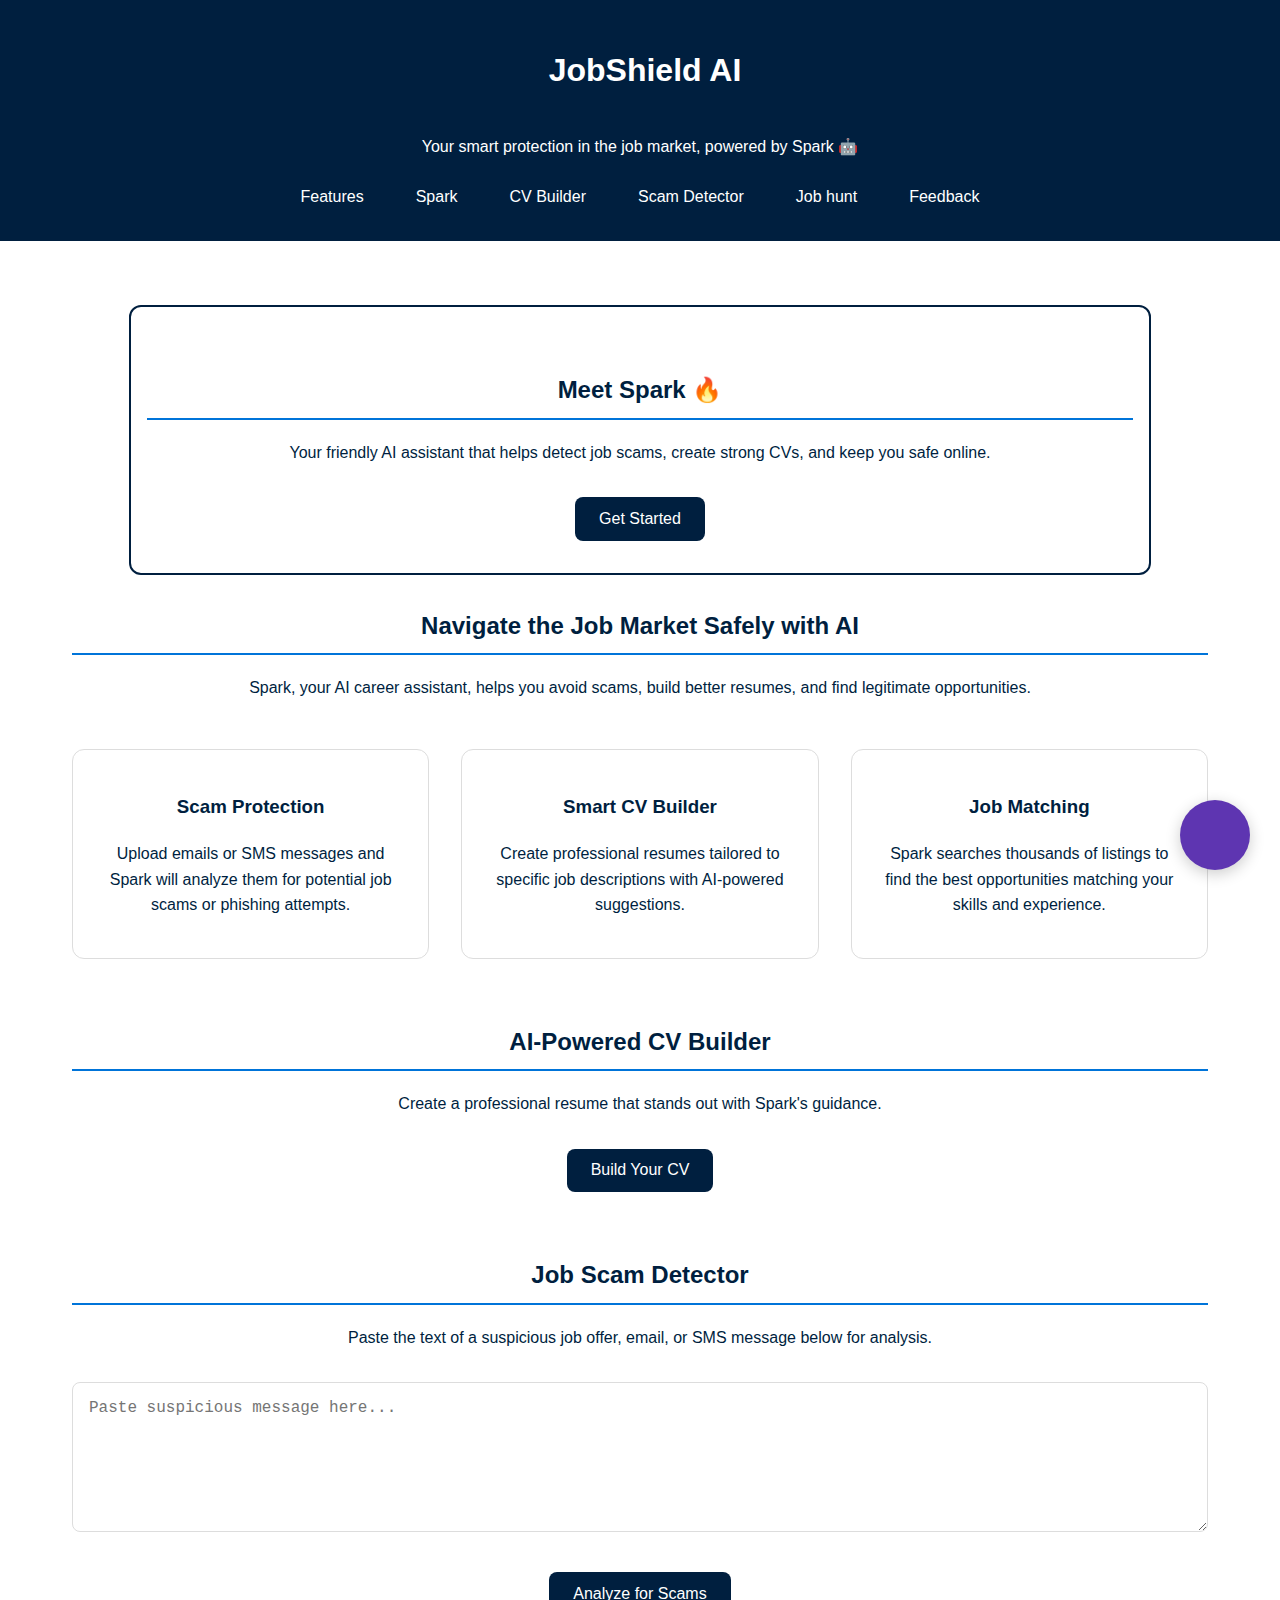
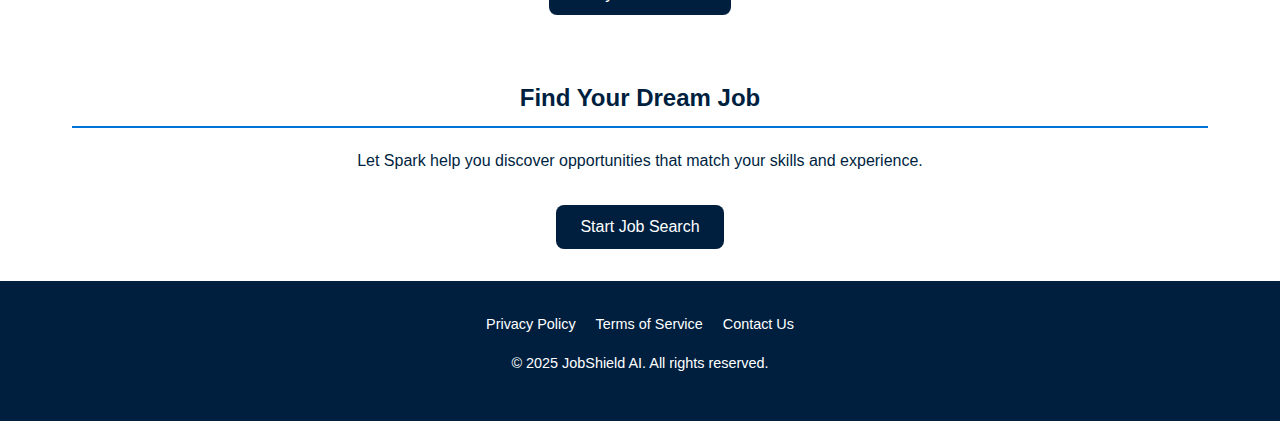
<file: index.html>
<!DOCTYPE html>
<html lang="en">
<head>
  <meta charset="UTF-8" />
  <meta name="viewport" content="width=device-width, initial-scale=1.0"/>
  <title>JobShield AI</title>
  <link rel="stylesheet" href="style.css">
  <style>
  :root {
      --primary-color: #001f3f; /* Navy Blue */
      --secondary-color: #ffffff; /* White */
      --accent-color: #0074D9; /* Bright Blue */
      --warning-color: #FF4136; /* Red for warnings */
      --success-color: #2ECC40; /* Green for success */
      --assistant-color: #5e35b1; /* Purple for Spark */
  }

  * {
    box-sizing: border-box;
  }

  body {
    margin: 0;
    font-family: 'Segoe UI', sans-serif;
    background-color: var(--secondary-color);
    color: var(--primary-color);
  }

  header {
    background-color: var(--primary-color);
    color: var(--secondary-color);
    padding: 1.5rem 1rem;
    text-align: center;
  }

  .logo {
    display: flex;
    align-items: center;
    justify-content: center;
    gap: 10px;
    flex-wrap: wrap;
  }

  .logo i {
    color: var(--secondary-color);
    font-size: 1.8rem;
  }

  h1 {
    color: var(--secondary-color)
  }
    
  nav {
    display: flex;
    justify-content: center;
    gap: 1rem;
    flex-wrap: wrap;
    margin-top: 1rem;
    padding: 0 1rem;
  }

  nav a {
    color: var(--secondary-color);
    text-decoration: none;
    padding: 0.5rem 1rem;
    border-radius: 4px;
    transition: background-color 0.3s;
    font-size: 1rem;
  }

  nav a:hover {
    background-color: rgba(255, 255, 255, 0.2);
  }

  main {
    padding: 2rem 1rem;
    text-align: center;
  }

  .intro-box {
    border: 2px solid var(--primary-color);
    border-radius: 12px;
    padding: 2rem 1rem;
    max-width: 90%;
    width: 100%;
    margin: 2rem auto;
  }

  .cta-button {
    background-color: var(--primary-color);
    color: var(--secondary-color);
    border: none;
    padding: 0.8rem 1.5rem;
    border-radius: 8px;
    font-size: 1rem;
    cursor: pointer;
    margin-top: 1rem;
    transition: background-color 0.3s ease;
  }

  .cta-button:hover {
    background-color: #003366;
  }

  footer {
    text-align: center;
    padding: 1rem;
    font-size: 0.9rem;
    color: #666;
  }

  /* 📱 Media query for small screens */
  @media (max-width: 600px) {
    header, main, footer {
      text-align: center;
    }

    nav {
      flex-direction: column;
      align-items: center;
      gap: 0.5rem;
    }

    .cta-button {
      width: 100%;
      max-width: 300px;
    }
  }
    <style>
    body {
      margin: 0;
      font-family: 'Segoe UI', sans-serif;
      background-color: var(--secondary-color);
      color: var(--primary-color);
      line-height: 1.6;
    }

    header {
      background-color: var(--primary-color);
      color: var(--secondary-color);
      padding: 1.5rem;
      text-align: center;
      position: relative;
    }

    .logo {
      display: flex;
      align-items: center;
      justify-content: center;
      gap: 10px;
    }

    .logo i {
      color: var(--accent-color);
      font-size: 1.8rem;
    }

    nav {
      display: flex;
      justify-content: center;
      gap: 20px;
      margin-top: 1rem;
    }

    nav a {
      color: var(--secondary-color);
      text-decoration: none;
      padding: 0.5rem 1rem;
      border-radius: 4px;
      transition: background-color 0.3s;
    }

    nav a:hover {
      background-color: rgba(255, 255, 255, 0.2);
    }

    main {
      padding: 2rem;
      max-width: 1200px;
      margin: 0 auto;
      min-height: 70vh;
    }

    .hero {
      text-align: center;
      margin-bottom: 3rem;
    }

    .features {
      display: grid;
      grid-template-columns: repeat(auto-fit, minmax(300px, 1fr));
      gap: 2rem;
      margin: 3rem 0;
    }

    .feature-card {
      border: 1px solid #ddd;
      border-radius: 12px;
      padding: 1.5rem;
      transition: transform 0.3s, box-shadow 0.3s;
    }

    .feature-card:hover {
      transform: translateY(-5px);
      box-shadow: 0 10px 20px rgba(0, 0, 0, 0.1);
    }

    .feature-card i {
      font-size: 2rem;
      color: var(--accent-color);
      margin-bottom: 1rem;
    }

    /* Spark Assistant Styles */
    .assistant-container {
      position: fixed;
      bottom: 30px;
      right: 30px;
      z-index: 1000;
    }

    .assistant-button {
      width: 70px;
      height: 70px;
      border-radius: 50%;
      background-color: var(--assistant-color);
      color: white;
      border: none;
      cursor: pointer;
      display: flex;
      align-items: center;
      justify-content: center;
      font-size: 1.8rem;
      box-shadow: 0 4px 15px rgba(0, 0, 0, 0.2);
      transition: all 0.3s;
      position: relative;
    }

    .assistant-button:hover {
      transform: scale(1.1);
    }

    .assistant-button.listening {
      animation: pulse 1.5s infinite;
      background-color: var(--warning-color);
    }

    @keyframes pulse {
      0% { box-shadow: 0 0 0 0 rgba(255, 65, 54, 0.7); }
      70% { box-shadow: 0 0 0 15px rgba(255, 65, 54, 0); }
      100% { box-shadow: 0 0 0 0 rgba(255, 65, 54, 0); }
    }

    .assistant-chat {
      position: absolute;
      bottom: 90px;
      right: 0;
      width: 350px;
      max-height: 500px;
      background-color: white;
      border-radius: 12px;
      box-shadow: 0 5px 25px rgba(0, 0, 0, 0.2);
      overflow: hidden;
      display: none;
      flex-direction: column;
    }

    .chat-header {
      background-color: var(--assistant-color);
      color: white;
      padding: 1rem;
      display: flex;
      justify-content: space-between;
      align-items: center;
    }

    .language-selector {
      background-color: rgba(255, 255, 255, 0.2);
      border: none;
      color: white;
      padding: 0.3rem;
      border-radius: 4px;
    }

    .chat-messages {
      flex: 1;
      padding: 1rem;
      overflow-y: auto;
      max-height: 350px;
    }

    .message {
      margin-bottom: 1rem;
      padding: 0.8rem;
      border-radius: 18px;
      max-width: 80%;
      font-size: 0.9rem;
    }

    .ai-message {
      background-color: #f0f4f8;
      align-self: flex-start;
      border-bottom-left-radius: 4px;
    }

    .user-message {
      background-color: var(--assistant-color);
      color: white;
      margin-left: auto;
      border-bottom-right-radius: 4px;
    }

    .chat-input {
      display: flex;
      padding: 1rem;
      border-top: 1px solid #eee;
    }

    .chat-input input {
      flex: 1;
      padding: 0.8rem;
      border: 1px solid #ddd;
      border-radius: 20px;
      font-size: 0.9rem;
    }

    .send-btn {
      background: none;
      border: none;
      color: var(--assistant-color);
      font-size: 1.2rem;
      margin-left: 0.5rem;
      cursor: pointer;
    }

    .highlight {
      position: relative;
      z-index: 999;
      animation: highlight 2s infinite;
    }

    @keyframes highlight {
      0% { box-shadow: 0 0 0 0 rgba(94, 53, 177, 0.4); }
      100% { box-shadow: 0 0 0 10px rgba(94, 53, 177, 0); }
    }

    .navigation-path {
      position: fixed;
      bottom: 120px;
      right: 30px;
      background-color: var(--assistant-color);
      color: white;
      padding: 0.5rem 1rem;
      border-radius: 20px;
      display: none;
      z-index: 1001;
    }

    footer {
      background-color: var(--primary-color);
      color: var(--secondary-color);
      text-align: center;
      padding: 2rem;
      font-size: 0.9rem;
    }

    .footer-links {
      display: flex;
      justify-content: center;
      gap: 20px;
      margin-bottom: 1rem;
    }

    .footer-links a {
      color: var(--secondary-color);
      text-decoration: none;
    }

    .footer-links a:hover {
      text-decoration: underline;
    }

    /* Responsive Design */
    @media (max-width: 768px) {
      .features {
        grid-template-columns: 1fr;
      }
      
      nav {
        flex-direction: column;
        align-items: center;
        gap: 10px;
      }

      .assistant-chat {
        width: 90vw;
        right: 5vw;
      }

      .assistant-container {
        bottom: 20px;
        right: 20px;
      }
    }
</style>

</head>
<body>
  <header> 
    <div class="logo">
      <i class="fas fa-shield-alt"></i>
      <h1>JobShield AI</h1>
    </div>
    <p>Your smart protection in the job market, powered by Spark 🤖</p>
    <nav>
      <a href="#features">Features</a>
      <a href="#assistant">Spark</a>
      <a href="CVbuilder.html">CV Builder</a>
      <a href="#scam-detector">Scam Detector</a>
      <a href="#Job-Hunt">Job hunt</a>
      <a href="#feedback">Feedback</a>
    </nav>
  </header>
  <main>
    <div class="intro-box">
      <h2>Meet Spark 🔥</h2>
      <p>Your friendly AI assistant that helps detect job scams, create strong CVs, and keep you safe online.</p>
      <button class="cta-button">Get Started</button>
    </div>
    <section id="features" class="hero">
      <h2>Navigate the Job Market Safely with AI</h2>
      <p>Spark, your AI career assistant, helps you avoid scams, build better resumes, and find legitimate opportunities.</p>
    </section>

    <section class="features">
      <div class="feature-card">
        <i class="fas fa-user-shield"></i>
        <h3>Scam Protection</h3>
        <p>Upload emails or SMS messages and Spark will analyze them for potential job scams or phishing attempts.</p>
      </div>
      <div class="feature-card">
        <i class="fas fa-file-alt"></i>
        <h3>Smart CV Builder</h3>
        <p>Create professional resumes tailored to specific job descriptions with AI-powered suggestions.</p>
      </div>
      <div class="feature-card">
        <i class="fas fa-search"></i>
        <h3>Job Matching</h3>
        <p>Spark searches thousands of listings to find the best opportunities matching your skills and experience.</p>
      </div>
    </section>

    <section id="cv-builder" style="margin-top: 4rem;">
      <h2>AI-Powered CV Builder</h2>
      <p>Create a professional resume that stands out with Spark's guidance.</p>
      <button class="cta-button">Build Your CV</button>
    </section>

    <section id="scam-detector" style="margin-top: 4rem;">
      <h2>Job Scam Detector</h2>
      <p>Paste the text of a suspicious job offer, email, or SMS message below for analysis.</p>
      <textarea style="width: 100%; min-height: 150px; padding: 1rem; border: 1px solid #ddd; border-radius: 8px; margin: 1rem 0;" placeholder="Paste suspicious message here..."></textarea>
      <button class="cta-button">Analyze for Scams</button>
    </section>

    <section id="job-finder" style="margin-top: 4rem;">
      <h2>Find Your Dream Job</h2>
      <p>Let Spark help you discover opportunities that match your skills and experience.</p>
      <button class="cta-button">Start Job Search</button>
    </section>
  </main>

  <!-- Spark Assistant -->
  <div class="assistant-container">
    <div class="navigation-path" id="navigation-path">
      Following my voice to guide you...
    </div>
    
    <div class="assistant-chat" id="assistant-chat">
      <div class="chat-header">
        <span>Spark Assistant</span>
        <select class="language-selector" id="language-selector">
          <option value="en">English</option>
          <option value="tn">Setswana</option>
          <option value="zu">Zulu</option>
          <option value="xh">Xhosa</option>
          <option value="sn">Shona</option>
        </select>
      </div>
      <div class="chat-messages" id="chat-messages">
        <div class="message ai-message">
          <strong>Spark:</strong> Dumela! Hello! I'm Spark, your AI career assistant. How can I help you today? You can ask me anything about job searching, CV building, or scam detection.
        </div>
      </div>
      <div class="chat-input">
        <input type="text" id="chat-input" placeholder="Type your message...">
        <button class="send-btn" id="send-btn"><i class="fas fa-paper-plane"></i></button>
      </div>
    </div>
    
    <button class="assistant-button" id="assistant-button">
      <i class="fas fa-robot"></i>
    </button>
  </div>

  <footer>
    <div class="footer-links">
      <a href="#">Privacy Policy</a>
      <a href="#">Terms of Service</a>
      <a href="#">Contact Us</a>
    </div>
    <p>© 2025 JobShield AI. All rights reserved.</p>
  </footer>

  <script>
    // Spark AI Assistant
    document.addEventListener('DOMContentLoaded', function() {
      const assistantButton = document.getElementById('assistant-button');
      const assistantChat = document.getElementById('assistant-chat');
      const chatMessages = document.getElementById('chat-messages');
      const chatInput = document.getElementById('chat-input');
      const sendBtn = document.getElementById('send-btn');
      const languageSelector = document.getElementById('language-selector');
      const navigationPath = document.getElementById('navigation-path');
      
      let recognition;
      let isListening = false;
      let currentLanguage = 'en';
      let highlightedElement = null;
      
      // Initialize speech recognition
      function initSpeechRecognition() {
        try {
          const SpeechRecognition = window.SpeechRecognition || window.webkitSpeechRecognition;
          recognition = new SpeechRecognition();
          recognition.continuous = false;
          recognition.lang = currentLanguage === 'en' ? 'en-US' : 'af-ZA'; // Fallback for African languages
          
          recognition.onstart = function() {
            isListening = true;
            assistantButton.classList.add('listening');
            addMessage("Spark", "I'm listening...", 'ai-message');
          };
          
          recognition.onresult = function(event) {
            const transcript = event.results[0][0].transcript;
            addMessage("You", transcript, 'user-message');
            processCommand(transcript);
          };
          
          recognition.onerror = function(event) {
            console.error('Speech recognition error', event.error);
            isListening = false;
            assistantButton.classList.remove('listening');
            addMessage("Spark", "Sorry, I didn't catch that. Please try again.", 'ai-message');
          };
          
          recognition.onend = function() {
            isListening = false;
            assistantButton.classList.remove('listening');
          };
        } catch(e) {
          console.log('Speech recognition not supported', e);
          addMessage("Spark", "Voice commands are not supported in your browser. Please type your requests.", 'ai-message');
        }
      }
      
      // Toggle chat window
      assistantButton.addEventListener('click', function() {
        if (assistantChat.style.display === 'flex') {
          assistantChat.style.display = 'none';
          if (isListening && recognition) {
            recognition.stop();
          }
        } else {
          assistantChat.style.display = 'flex';
          initSpeechRecognition();
        }
      });
      
      // Send message
      function sendMessage() {
        const message = chatInput.value.trim();
        if (message !== '') {
          addMessage("You", message, 'user-message');
          chatInput.value = '';
          processCommand(message);
        }
      }
      
      sendBtn.addEventListener('click', sendMessage);
      
      chatInput.addEventListener('keypress', function(e) {
        if (e.key === 'Enter') {
          sendMessage();
        }
      });
      
      // Add message to chat
      function addMessage(sender, text, className) {
        const messageDiv = document.createElement('div');
        messageDiv.className = `message ${className}`;
        messageDiv.innerHTML = `<strong>${sender}:</strong> ${text}`;
        chatMessages.appendChild(messageDiv);
        chatMessages.scrollTop = chatMessages.scrollHeight;
      }
      
      // Process user commands
      function processCommand(command) {
        const lowerCommand = command.toLowerCase();
        let response = "";
        let action = null;
        
        // Navigation commands
        if (lowerCommand.includes('go to') || lowerCommand.includes('show me') || lowerCommand.includes('take me to')) {
          if (lowerCommand.includes('home') || lowerCommand.includes('main')) {
            action = () => navigateTo('#features');
            response = "Taking you to the home section.";
          } else if (lowerCommand.includes('cv') || lowerCommand.includes('resume')) {
            action = () => navigateTo('#cv-builder');
            response = "Taking you to the CV Builder section.";
          } else if (lowerCommand.includes('scam') || lowerCommand.includes('fraud')) {
            action = () => navigateTo('#scam-detector');
            response = "Taking you to the Scam Detector section.";
          } else if (lowerCommand.includes('job') || lowerCommand.includes('find work')) {
            action = () => navigateTo('#job-finder');
            response = "Taking you to the Job Finder section.";
          } else {
            response = "I'm not sure which section you want. You can say 'Go to CV Builder' or 'Take me to the Scam Detector'.";
          }
        } 
        // Language commands
        else if (lowerCommand.includes('speak') || lowerCommand.includes('language')) {
          if (lowerCommand.includes('setswana') || lowerCommand.includes('tswana')) {
            currentLanguage = 'tn';
            response = "Dumela! Ke tla bua le wena ka Setswana jaanong. Hello! I will now speak to you in Setswana.";
          } else if (lowerCommand.includes('zulu')) {
            currentLanguage = 'zu';
            response = "Sawubona! Ngizokhuluma nawe ngesiZulu manje. Hello! I will now speak to you in Zulu.";
          } else if (lowerCommand.includes('xhosa')) {
            currentLanguage = 'xh';
            response = "Molo! Ndiza kuthetha nawe ngesiXhosa ngoku. Hello! I will now speak to you in Xhosa.";
          } else if (lowerCommand.includes('shona')) {
            currentLanguage = 'sn';
            response = "Mhoro! Ndichataura newe muchiShona izvozvi. Hello! I will now speak to you in Shona.";
          } else {
            currentLanguage = 'en';
            response = "I'll switch back to English.";
          }
          languageSelector.value = currentLanguage;
        }
        // Help commands
        else if (lowerCommand.includes('help') || lowerCommand.includes('what can you do')) {
          response = "I can help you with: \n- Navigating the website (just say 'Go to CV Builder')\n- Building a professional CV\n- Detecting job scams\n- Finding job opportunities\n- Switching languages (English, Setswana, Zulu, Xhosa, Shona)\n\nTry saying 'Take me to the scam detector' or 'Help me build a CV'";
        }
        // Default response
        else {
          response = "I'm not sure I understand. You can ask me to navigate the website, help with your CV, or detect scams. Try saying 'Help' for more options.";
        }
        
        // Add response and execute action
        setTimeout(() => {
          addMessage("Spark", response, 'ai-message');
          if (action) action();
        }, 1000);
      }
      
      // Navigate to section with visual guidance
      function navigateTo(sectionId) {
        const element = document.querySelector(sectionId);
        if (element) {
          // Remove previous highlight
          if (highlightedElement) {
            highlightedElement.classList.remove('highlight');
          }
          
          // Add new highlight
          element.classList.add('highlight');
          highlightedElement = element;
          
          // Show navigation path
          navigationPath.style.display = 'block';
          navigationPath.textContent = getNavigationText(sectionId);
          
          // Scroll to element
          element.scrollIntoView({ behavior: 'smooth' });
          
          // Remove highlight after some time
          setTimeout(() => {
            if (highlightedElement) {
              highlightedElement.classList.remove('highlight');
              highlightedElement = null;
            }
            navigationPath.style.display = 'none';
          }, 5000);
        }
      }
      
      // Get navigation text based on language
      function getNavigationText(sectionId) {
        const sections = {
          '#features': { 
            en: "Taking you to the home section",
            tn: "Ke a go isa kwa karolong ya mathomo",
            zu: "Ngikuholela esigabeni sasekhaya",
            xh: "Ndikuthumela kwicandelo lasekhaya",
            sn: "Ndiri kukuendesa kuchikamu chekutanga"
          },
          '#cv-builder': { 
            en: "Taking you to the CV Builder",
            tn: "Ke a go isa kwa CV Builder",
            zu: "Ngikuholela kumakhi we-CV",
            xh: "Ndikuthumela kumakhi we-CV",
            sn: "Ndiri kukuendesa kuCV Builder"
          },
          '#scam-detector': { 
            en: "Taking you to the Scam Detector",
            tn: "Ke a go isa kwa Scam Detector",
            zu: "Ngikuholela kumtshina wokuthola amakhohliso",
            xh: "Ndikuthumela kumtshina wokufumanisa amakhohlozo",
            sn: "Ndiri kukuendesa kuScam Detector"
          },
          '#job-finder': { 
            en: "Taking you to the Job Finder",
            tn: "Ke a go isa kwa Job Finder",
            zu: "Ngikuholela kumtshina wokuthola umsebenzi",
            xh: "Ndikuthumela kumtshina wokufumana umsebenzi",
            sn: "Ndiri kukuendesa kuJob Finder"
          }
        };
        
        return sections[sectionId][currentLanguage] || sections[sectionId]['en'];
      }
      
      // Language selector change
      languageSelector.addEventListener('change', function() {
        currentLanguage = this.value;
        addMessage("Spark", getLanguageChangeMessage(this.value), 'ai-message');
      });
      
      function getLanguageChangeMessage(lang) {
        const messages = {
          'en': "I'll now speak in English. How can I help you?",
          'tn': "Jaanong ke tla bua le wena ka Setswana. O ka nthusa jang?",
          'zu': "Manje ngizokhuluma ngesiZulu. Ngingakusiza ngani?",
          'xh': "Ngoku ndiza kuthetha ngesiXhosa. Ndingakunceda njani?",
          'sn': "Izvozvi ndichataura newe muchiShona. Ndingakubatsira sei?"
        };
        return messages[lang];
      }
      
      // Initial greeting based on browser language
      if (navigator.language.includes('tn') || navigator.language.includes('zu') || 
          navigator.language.includes('xh') || navigator.language.includes('sn')) {
        currentLanguage = navigator.language.substring(0, 2);
        languageSelector.value = currentLanguage;
      }
    });
  </script>
  </main>
</body>
</html>
</file>
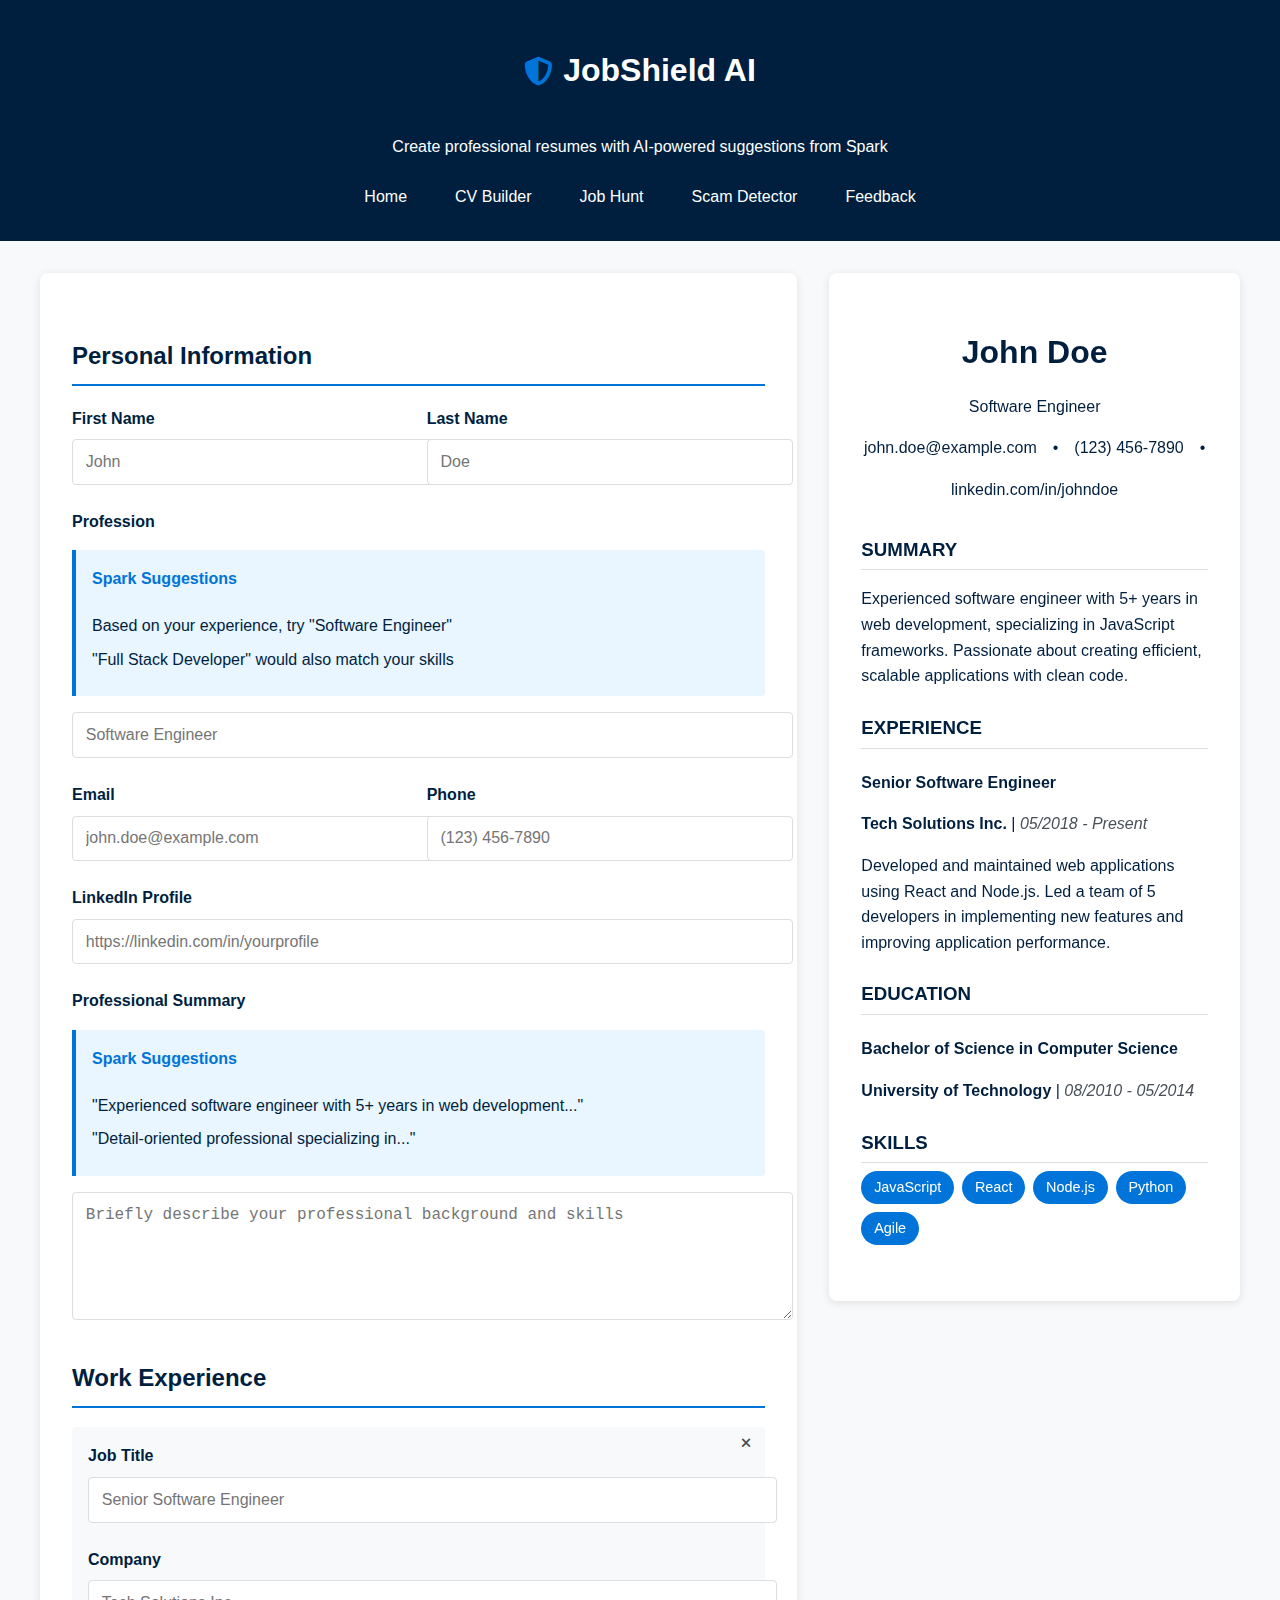
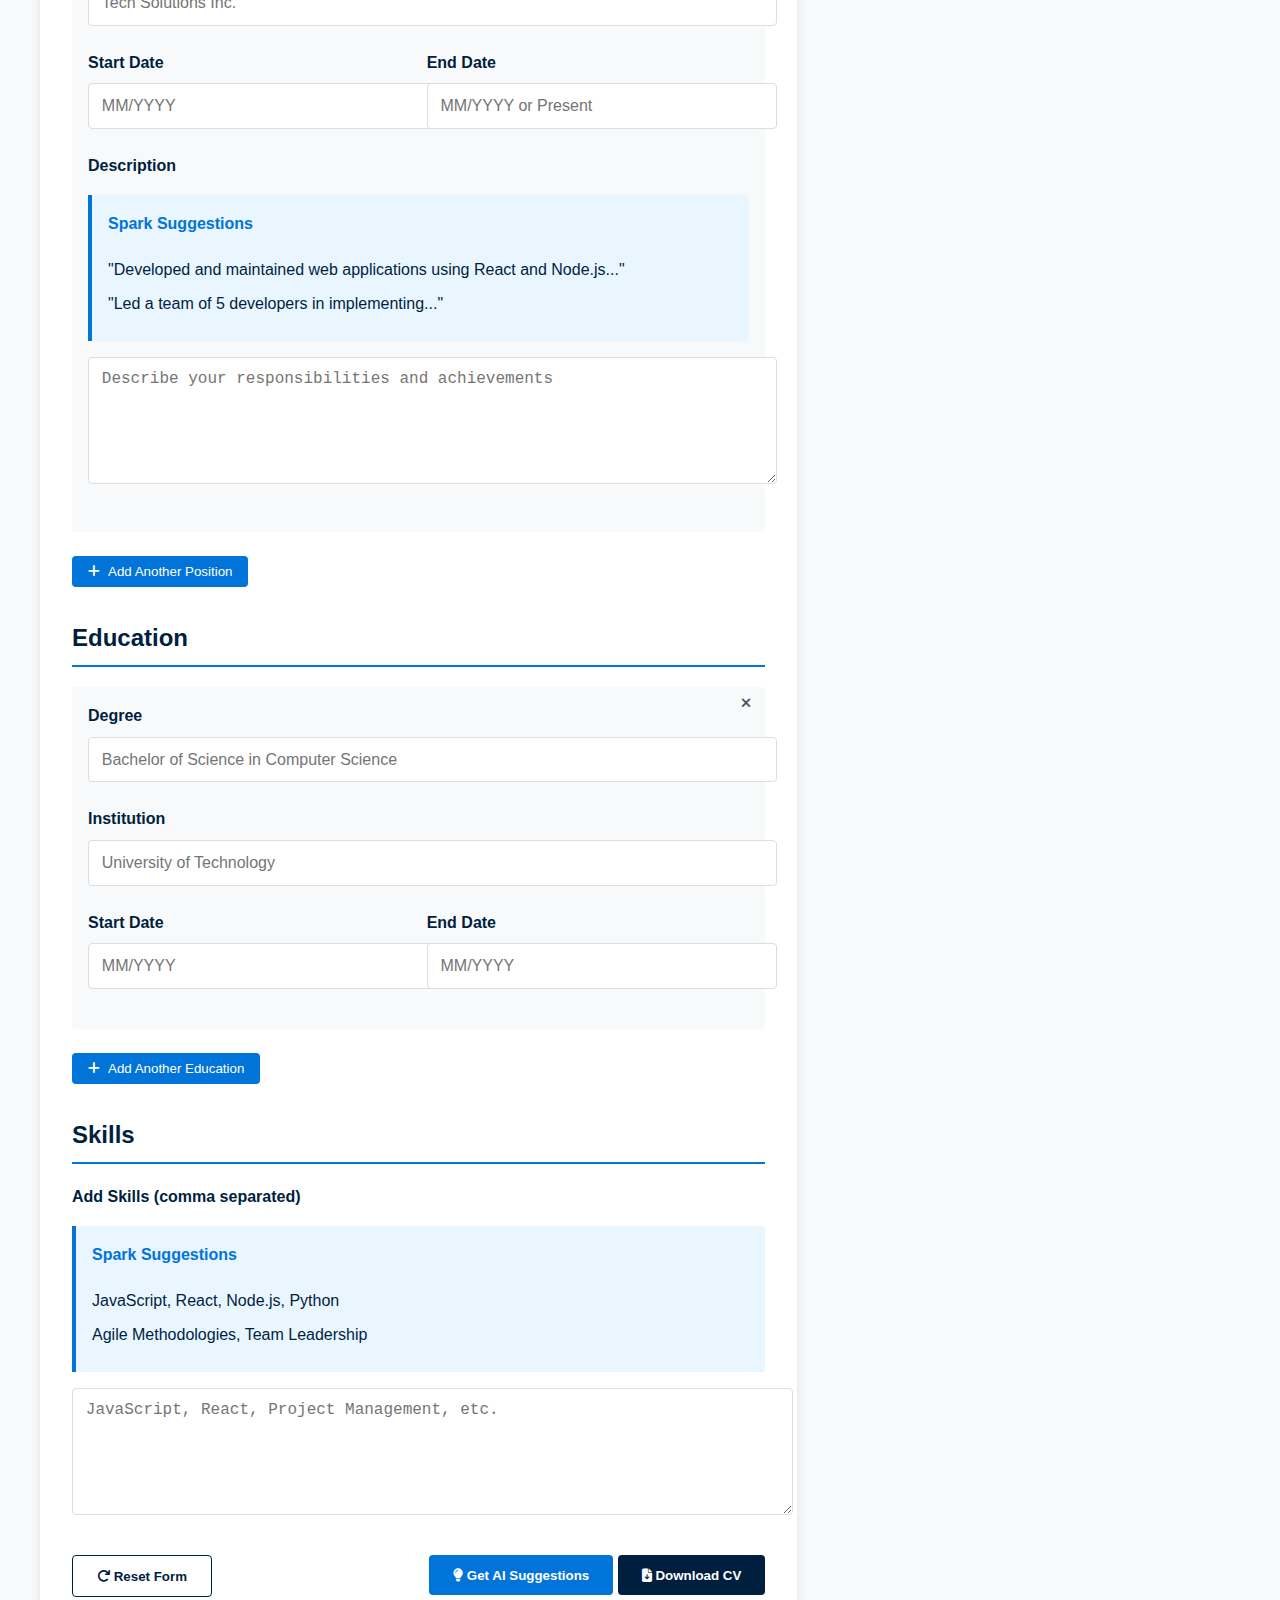
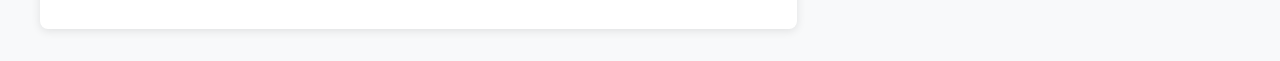
<file: CVbuilder.html>
<!DOCTYPE html>
<html lang="en">
<head>
  <meta charset="UTF-8">
  <meta name="viewport" content="width=device-width, initial-scale=1.0">
  <title>JobShield AI - Smart CV Builder</title>
  <link rel="stylesheet" href="https://cdnjs.cloudflare.com/ajax/libs/font-awesome/6.4.0/css/all.min.css">
  <style>
    :root {
      --primary-color: #001f3f; /* Navy Blue */
      --secondary-color: #ffffff; /* White */
      --accent-color: #0074D9; /* Bright Blue */
      --light-gray: #f8f9fa;
      --dark-gray: #495057;
    }

    body {
      margin: 0;
      font-family: 'Segoe UI', Tahoma, Geneva, Verdana, sans-serif;
      background-color: var(--light-gray);
      color: var(--primary-color);
      line-height: 1.6;
    }

    header {
      background-color: var(--primary-color);
      color: var(--secondary-color);
      padding: 1.5rem;
      text-align: center;
    }

    .logo {
      display: flex;
      align-items: center;
      justify-content: center;
      gap: 10px;
      margin-bottom: 1rem;
    }

    .logo i {
      color: var(--accent-color);
      font-size: 1.8rem;
    }

    nav {
    display: flex;
    justify-content: center;
    gap: 1rem;
    flex-wrap: wrap;
    margin-top: 1rem;
    padding: 0 1rem;
  }

  nav a {
    color: var(--secondary-color);
    text-decoration: none;
    padding: 0.5rem 1rem;
    border-radius: 4px;
    transition: background-color 0.3s;
    font-size: 1rem;
  }

  nav a:hover {
    background-color: rgba(255, 255, 255, 0.2);
  }

  nav a.active {
      background-color: var(--accent-color);
  }

    .container {
      max-width: 1200px;
      margin: 2rem auto;
      padding: 0 1rem;
    }

    .cv-builder-container {
      display: flex;
      gap: 2rem;
      margin-top: 2rem;
    }

    .cv-form {
      flex: 2;
      background-color: var(--secondary-color);
      border-radius: 8px;
      box-shadow: 0 2px 10px rgba(0, 0, 0, 0.1);
      padding: 2rem;
    }

    .cv-preview {
      flex: 1;
      background-color: var(--secondary-color);
      border-radius: 8px;
      box-shadow: 0 2px 10px rgba(0, 0, 0, 0.1);
      padding: 2rem;
      position: sticky;
      top: 20px;
      align-self: flex-start;
    }
    
    h1 {
      color: var(--secondary-color);
    }
    
    h2, h3 {
      color: var(--primary-color);
    }

    h2 {
      border-bottom: 2px solid var(--accent-color);
      padding-bottom: 0.5rem;
      margin-top: 2rem;
    }

    .form-group {
      margin-bottom: 1.5rem;
    }

    label {
      display: block;
      margin-bottom: 0.5rem;
      font-weight: 600;
    }

    input[type="text"],
    input[type="email"],
    input[type="tel"],
    textarea,
    select {
      width: 100%;
      padding: 0.8rem;
      border: 1px solid #ddd;
      border-radius: 4px;
      font-size: 1rem;
    }

    textarea {
      min-height: 100px;
      resize: vertical;
    }

    .form-row {
      display: flex;
      gap: 1rem;
    }

    .form-row .form-group {
      flex: 1;
    }

    .add-btn {
      background-color: var(--accent-color);
      color: white;
      border: none;
      border-radius: 4px;
      padding: 0.5rem 1rem;
      cursor: pointer;
      display: inline-flex;
      align-items: center;
      gap: 0.5rem;
      margin-top: 0.5rem;
    }

    .add-btn:hover {
      background-color: #0063b3;
    }

    .section-item {
      background-color: var(--light-gray);
      padding: 1rem;
      border-radius: 4px;
      margin-bottom: 1rem;
      position: relative;
    }

    .remove-btn {
      position: absolute;
      top: 0.5rem;
      right: 0.5rem;
      background: none;
      border: none;
      color: var(--dark-gray);
      cursor: pointer;
    }

    .ai-suggestions {
      background-color: #e9f5ff;
      border-left: 4px solid var(--accent-color);
      padding: 1rem;
      margin: 1rem 0;
      border-radius: 0 4px 4px 0;
    }

    .ai-suggestions h4 {
      margin-top: 0;
      color: var(--accent-color);
    }

    .suggestion-item {
      margin-bottom: 0.5rem;
      cursor: pointer;
    }

    .suggestion-item:hover {
      text-decoration: underline;
    }

    .action-buttons {
      display: flex;
      justify-content: space-between;
      margin-top: 2rem;
      gap: 1rem;
    }

    .btn {
      padding: 0.8rem 1.5rem;
      border-radius: 4px;
      font-weight: 600;
      cursor: pointer;
      border: none;
      transition: all 0.3s;
    }

    .btn-primary {
      background-color: var(--primary-color);
      color: white;
    }

    .btn-primary:hover {
      background-color: #003366;
    }

    .btn-secondary {
      background-color: var(--accent-color);
      color: white;
    }

    .btn-secondary:hover {
      background-color: #0063b3;
    }

    .btn-outline {
      background-color: transparent;
      border: 1px solid var(--primary-color);
      color: var(--primary-color);
    }

    .btn-outline:hover {
      background-color: var(--primary-color);
      color: white;
    }

    /* CV Preview Styles */
    .preview-header {
      text-align: center;
      margin-bottom: 2rem;
    }

    .preview-header h1 {
      color: var(--primary-color);
      margin-bottom: 0.5rem;
    }

    .preview-contact {
      display: flex;
      justify-content: center;
      gap: 1rem;
      flex-wrap: wrap;
      margin-bottom: 1rem;
    }

    .preview-section {
      margin-bottom: 1.5rem;
    }

    .preview-section h3 {
      border-bottom: 1px solid #ddd;
      padding-bottom: 0.3rem;
      margin-bottom: 0.5rem;
    }

    .preview-item {
      margin-bottom: 1rem;
    }

    .preview-item h4 {
      margin-bottom: 0.3rem;
    }

    .preview-item .date {
      color: var(--dark-gray);
      font-style: italic;
    }

    .preview-item .description {
      margin-top: 0.5rem;
    }

    .skills-list {
      display: flex;
      flex-wrap: wrap;
      gap: 0.5rem;
    }

    .skill-tag {
      background-color: var(--accent-color);
      color: white;
      padding: 0.3rem 0.8rem;
      border-radius: 20px;
      font-size: 0.9rem;
    }

    @media (max-width: 768px) {
      .cv-builder-container {
        flex-direction: column;
      }
      
      .cv-preview {
        position: static;
        order: -1;
      }
      
      .form-row {
        flex-direction: column;
        gap: 0;
      }
    }
  </style>
</head>
<body>
  <header>
    <div class="logo">
      <i class="fas fa-shield-alt"></i>
      <h1>JobShield AI </h1>
    </div>
    <p>Create professional resumes with AI-powered suggestions from Spark</p>
     <nav>
      <a href= index.html>Home</a>
      <a href= CVbuilder.html>CV Builder</a>
      <a href= jobhunt.html>Job Hunt</a>
      <a href= Scamdetector.html>Scam Detector</a>
      <a href= feedback.html>Feedback</a>
    </nav>
  </header>

  <div class="container">
    <div class="cv-builder-container">
      <div class="cv-form">
        <h2>Personal Information</h2>
        <div class="form-row">
          <div class="form-group">
            <label for="first-name">First Name</label>
            <input type="text" id="first-name" placeholder="John">
          </div>
          <div class="form-group">
            <label for="last-name">Last Name</label>
            <input type="text" id="last-name" placeholder="Doe">
          </div>
        </div>
        
        <div class="form-group">
          <label for="profession">Profession</label>
            <div class="ai-suggestions">
              <h4>Spark Suggestions</h4>
              <div class="suggestion-item">Based on your experience, try "Software Engineer"</div>
              <div class="suggestion-item">"Full Stack Developer" would also match your skills</div>
            </div>
          <input type="text" id="profession" placeholder="Software Engineer">
        </div>
        
        <div class="form-row">
          <div class="form-group">
            <label for="email">Email</label>
            <input type="email" id="email" placeholder="john.doe@example.com">
          </div>
          <div class="form-group">
            <label for="phone">Phone</label>
            <input type="tel" id="phone" placeholder="(123) 456-7890">
          </div>
        </div>
        
        <div class="form-group">
          <label for="linkedin">LinkedIn Profile</label>
          <input type="text" id="linkedin" placeholder="https://linkedin.com/in/yourprofile">
        </div>
        
        <div class="form-group">
          <label for="summary">Professional Summary</label>
          <div class="ai-suggestions">
            <h4>Spark Suggestions</h4>
            <div class="suggestion-item">"Experienced software engineer with 5+ years in web development..."</div>
            <div class="suggestion-item">"Detail-oriented professional specializing in..."</div>
          </div>
          <textarea id="summary" placeholder="Briefly describe your professional background and skills"></textarea>
        </div>
        
        <h2>Work Experience</h2>
        <div class="section-item" id="experience-1">
          <button class="remove-btn" onclick="removeSection('experience-1')"><i class="fas fa-times"></i></button>
          <div class="form-group">
            <label for="job-title-1">Job Title</label>
            <input type="text" id="job-title-1" placeholder="Senior Software Engineer">
          </div>
          <div class="form-group">
            <label for="company-1">Company</label>
            <input type="text" id="company-1" placeholder="Tech Solutions Inc.">
          </div>
          <div class="form-row">
            <div class="form-group">
              <label for="start-date-1">Start Date</label>
              <input type="text" id="start-date-1" placeholder="MM/YYYY">
            </div>
            <div class="form-group">
              <label for="end-date-1">End Date</label>
              <input type="text" id="end-date-1" placeholder="MM/YYYY or Present">
            </div>
          </div>
          <div class="form-group">
            <label for="job-description-1">Description</label>
            <div class="ai-suggestions">
              <h4>Spark Suggestions</h4>
              <div class="suggestion-item">"Developed and maintained web applications using React and Node.js..."</div>
              <div class="suggestion-item">"Led a team of 5 developers in implementing..."</div>
            </div>
            <textarea id="job-description-1" placeholder="Describe your responsibilities and achievements"></textarea>
          </div>
        </div>
        
        <button class="add-btn" onclick="addSection('experience')"><i class="fas fa-plus"></i> Add Another Position</button>
        
        <h2>Education</h2>
        <div class="section-item" id="education-1">
          <button class="remove-btn" onclick="removeSection('education-1')"><i class="fas fa-times"></i></button>
          <div class="form-group">
            <label for="degree-1">Degree</label>
            <input type="text" id="degree-1" placeholder="Bachelor of Science in Computer Science">
          </div>
          <div class="form-group">
            <label for="institution-1">Institution</label>
            <input type="text" id="institution-1" placeholder="University of Technology">
          </div>
          <div class="form-row">
            <div class="form-group">
              <label for="education-start-1">Start Date</label>
              <input type="text" id="education-start-1" placeholder="MM/YYYY">
            </div>
            <div class="form-group">
              <label for="education-end-1">End Date</label>
              <input type="text" id="education-end-1" placeholder="MM/YYYY">
            </div>
          </div>
        </div>
        
        <button class="add-btn" onclick="addSection('education')"><i class="fas fa-plus"></i> Add Another Education</button>
        
        <h2>Skills</h2>
        <div class="form-group">
          <label for="skills">Add Skills (comma separated)</label>
          <div class="ai-suggestions">
            <h4>Spark Suggestions</h4>
            <div class="suggestion-item">JavaScript, React, Node.js, Python</div>
            <div class="suggestion-item">Agile Methodologies, Team Leadership</div>
          </div>
          <textarea id="skills" placeholder="JavaScript, React, Project Management, etc."></textarea>
        </div>
        
        <div class="action-buttons">
          <button class="btn btn-outline"><i class="fas fa-redo"></i> Reset Form</button>
          <div>
            <button class="btn btn-secondary"><i class="fas fa-lightbulb"></i> Get AI Suggestions</button>
            <button class="btn btn-primary"><i class="fas fa-file-download"></i> Download CV</button>
          </div>
        </div>
      </div>
      
      <div class="cv-preview">
        <div class="preview-header">
          <h1 id="preview-name">John Doe</h1>
          <p id="preview-profession">Software Engineer</p>
          <div class="preview-contact">
            <span id="preview-email">john.doe@example.com</span> •
            <span id="preview-phone">(123) 456-7890</span> •
            <span id="preview-linkedin">linkedin.com/in/johndoe</span>
          </div>
        </div>
        
        <div class="preview-section">
          <h3>SUMMARY</h3>
          <p id="preview-summary">Experienced software engineer with 5+ years in web development, specializing in JavaScript frameworks. Passionate about creating efficient, scalable applications with clean code.</p>
        </div>
        
        <div class="preview-section">
          <h3>EXPERIENCE</h3>
          <div class="preview-item">
            <h4>Senior Software Engineer</h4>
            <p><strong>Tech Solutions Inc.</strong> | <span class="date">05/2018 - Present</span></p>
            <div class="description">
              <p>Developed and maintained web applications using React and Node.js. Led a team of 5 developers in implementing new features and improving application performance.</p>
            </div>
          </div>
        </div>
        
        <div class="preview-section">
          <h3>EDUCATION</h3>
          <div class="preview-item">
            <h4>Bachelor of Science in Computer Science</h4>
            <p><strong>University of Technology</strong> | <span class="date">08/2010 - 05/2014</span></p>
          </div>
        </div>
        
        <div class="preview-section">
          <h3>SKILLS</h3>
          <div class="skills-list">
            <span class="skill-tag">JavaScript</span>
            <span class="skill-tag">React</span>
            <span class="skill-tag">Node.js</span>
            <span class="skill-tag">Python</span>
            <span class="skill-tag">Agile</span>
          </div>
        </div>
      </div>
    </div>
  </div>

  <script>
    
    document.addEventListener('DOMContentLoaded', function() {
      
      document.getElementById('first-name').addEventListener('input', function() {
        const lastName = document.getElementById('last-name').value || 'Doe';
        document.getElementById('preview-name').textContent = `${this.value} ${lastName}`;
      });
      
      document.getElementById('last-name').addEventListener('input', function() {
        const firstName = document.getElementById('first-name').value || 'John';
        document.getElementById('preview-name').textContent = `${firstName} ${this.value}`;
      });
      
      document.getElementById('profession').addEventListener('input', function() {
        document.getElementById('preview-profession').textContent = this.value;
      });
      
      document.getElementById('email').addEventListener('input', function() {
        document.getElementById('preview-email').textContent = this.value;
      });
      
      document.getElementById('phone').addEventListener('input', function() {
        document.getElementById('preview-phone').textContent = this.value;
      });
      
      document.getElementById('linkedin').addEventListener('input', function() {
        document.getElementById('preview-linkedin').textContent = this.value.replace('https://', '');
      });
      
      document.getElementById('summary').addEventListener('input', function() {
        document.getElementById('preview-summary').textContent = this.value;
      });
      
      // Add click handlers for AI suggestions
      document.querySelectorAll('.suggestion-item').forEach(item => {
        item.addEventListener('click', function() {
          const targetId = this.parentElement.previousElementSibling.id;
          if (targetId) {
            document.getElementById(targetId).value = this.textContent;
            if (targetId === 'summary') {
              document.getElementById('preview-summary').textContent = this.textContent;
            }
          }
        });
      });
    });
    
    function addSection(type) {
      
      alert(`In a complete application, this would add a new ${type} section.`);
    }
    
    function removeSection(id) {
      
      document.getElementById(id).remove();
    }
  </script>
</body>
</html>
</file>
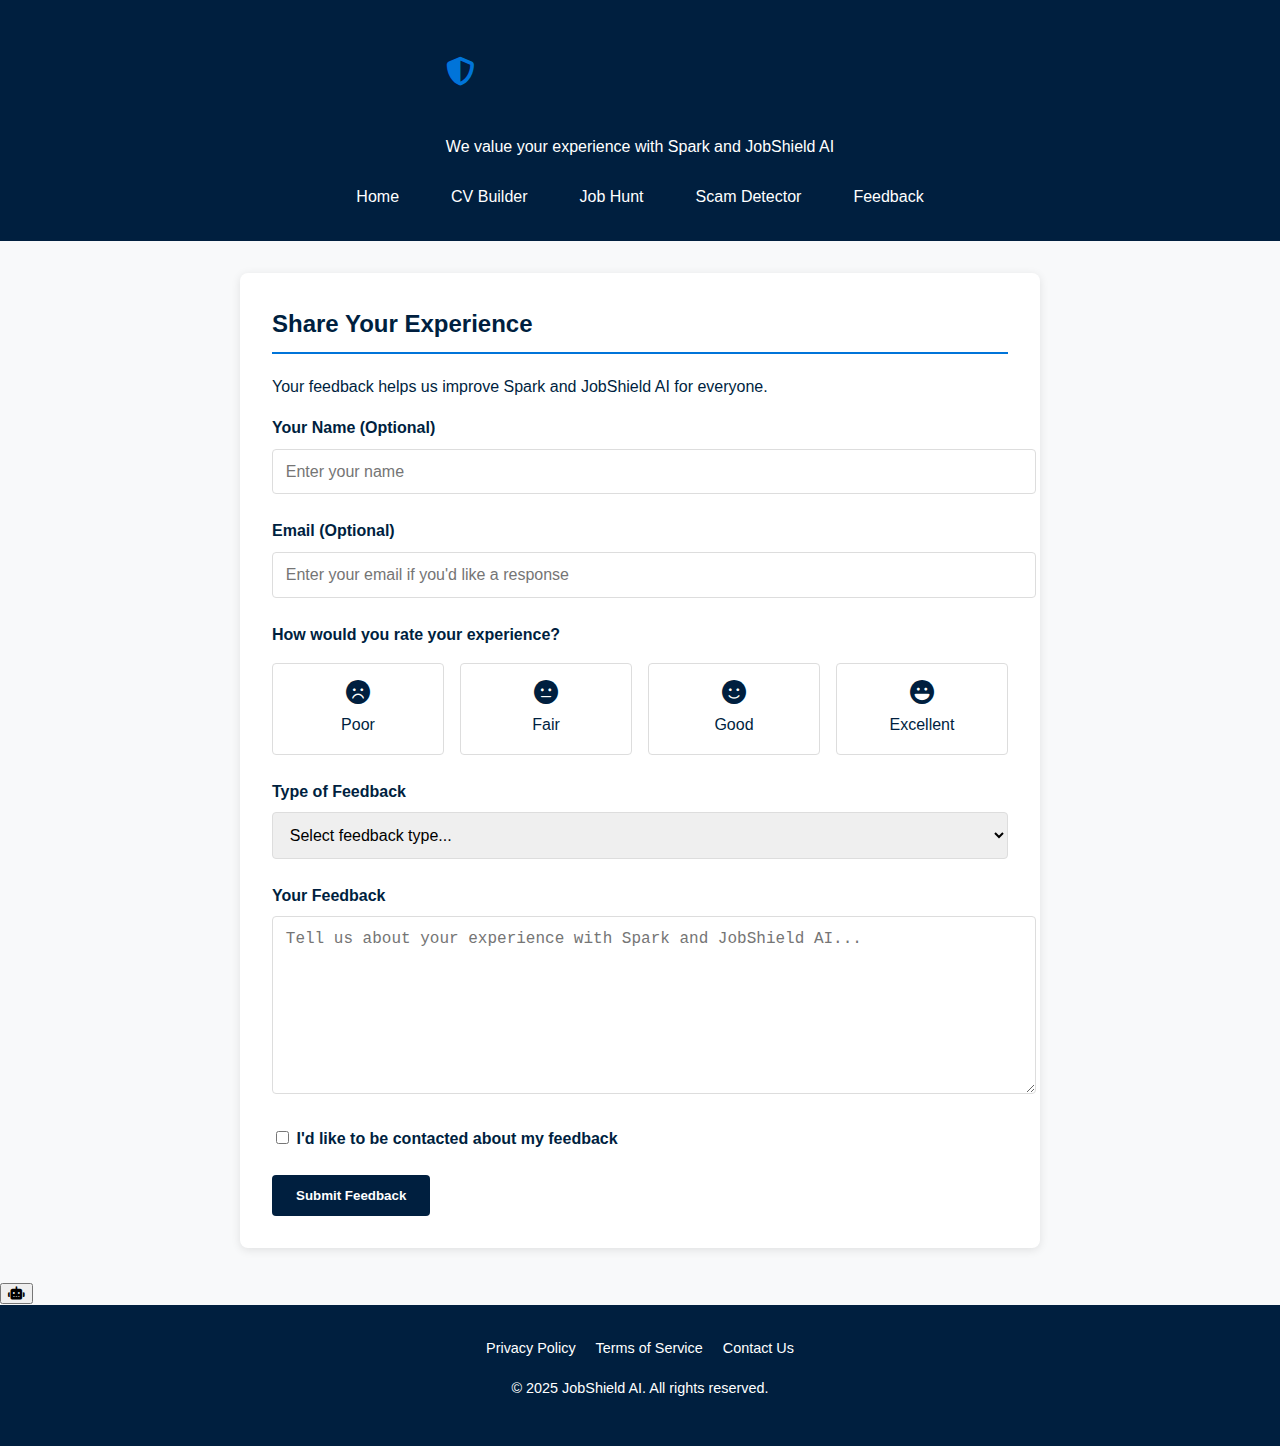
<file: feedback.html>
<!DOCTYPE html>
<html lang="en">
<head>
  <meta charset="UTF-8">
  <meta name="viewport" content="width=device-width, initial-scale=1.0">
  <title>Feedback - JobShield AI</title>
  <link rel="stylesheet" href="https://cdnjs.cloudflare.com/ajax/libs/font-awesome/6.4.0/css/all.min.css">
  <style>
    :root {
      --primary-color: #001f3f; /* Navy Blue */
      --secondary-color: #ffffff; /* White */
      --accent-color: #0074D9; /* Bright Blue */
      --success-color: #2ECC40; /* Green */
      --warning-color: #FF4136; /* Red */
      --assistant-color: #5e35b1; /* Purple */
    }

    body {
      margin: 0;
      font-family: 'Segoe UI', sans-serif;
      background-color: #f8f9fa;
      color: var(--primary-color);
      line-height: 1.6;
    }

    header {
      background-color: var(--primary-color);
      color: var(--secondary-color);
      padding: 1.5rem;
      text-align: center;
    }

    .logo {
      display: flex;
      align-items: center;
      justify-content: center;
      gap: 10px;
      margin-bottom: 1rem;
    }

    .logo i {
      color: var(--accent-color);
      font-size: 1.8rem;
    }

    nav {
      display: flex;
      justify-content: center;
      gap: 20px;
      margin-top: 1rem;
    }

    nav a {
      color: var(--secondary-color);
      text-decoration: none;
      padding: 0.5rem 1rem;
      border-radius: 4px;
      transition: background-color 0.3s;
    }

    nav a:hover {
      background-color: rgba(255, 255, 255, 0.2);
    }

    .container {
      max-width: 800px;
      margin: 2rem auto;
      padding: 0 1rem;
    }

    .feedback-form {
      background-color: var(--secondary-color);
      border-radius: 8px;
      box-shadow: 0 2px 10px rgba(0, 0, 0, 0.1);
      padding: 2rem;
      margin-bottom: 2rem;
    }

    h1, h2, h3 {
      color: var(--primary-color);
    }

    h2 {
      border-bottom: 2px solid var(--accent-color);
      padding-bottom: 0.5rem;
      margin-top: 0;
    }

    .form-group {
      margin-bottom: 1.5rem;
    }

    label {
      display: block;
      margin-bottom: 0.5rem;
      font-weight: 600;
    }

    input[type="text"],
    input[type="email"],
    textarea,
    select {
      width: 100%;
      padding: 0.8rem;
      border: 1px solid #ddd;
      border-radius: 4px;
      font-size: 1rem;
    }

    textarea {
      min-height: 150px;
      resize: vertical;
    }

    .rating-container {
      display: flex;
      gap: 1rem;
      margin: 1rem 0;
    }

    .rating-option {
      flex: 1;
      text-align: center;
      padding: 1rem;
      border-radius: 4px;
      cursor: pointer;
      transition: all 0.3s;
      border: 1px solid #ddd;
    }

    .rating-option:hover {
      background-color: #f0f4f8;
    }

    .rating-option.selected {
      background-color: var(--accent-color);
      color: white;
      border-color: var(--accent-color);
    }

    .rating-option i {
      font-size: 1.5rem;
      margin-bottom: 0.5rem;
      display: block;
    }

    .btn {
      padding: 0.8rem 1.5rem;
      border-radius: 4px;
      font-weight: 600;
      cursor: pointer;
      border: none;
      transition: all 0.3s;
    }

    .btn-primary {
      background-color: var(--primary-color);
      color: white;
    }

    .btn-primary:hover {
      background-color: #003366;
    }

    .thank-you-message {
      text-align: center;
      padding: 2rem;
      display: none;
    }

    .thank-you-message i {
      font-size: 3rem;
      color: var(--success-color);
      margin-bottom: 1rem;
    }
    footer {
      background-color: var(--primary-color);
      color: var(--secondary-color);
      text-align: center;
      padding: 2rem;
      font-size: 0.9rem;
    }

    .footer-links {
      display: flex;
      justify-content: center;
      gap: 20px;
      margin-bottom: 1rem;
    }

    .footer-links a {
      color: var(--secondary-color);
      text-decoration: none;
    }

    .footer-links a:hover {
      text-decoration: underline;
    }

    @media (max-width: 768px) {
      .rating-container {
        flex-direction: column;
      }
      
      nav {
        flex-direction: column;
        align-items: center;
        gap: 10px;
      }
    }
    /* AI Assistant Floating Button */
    .ai-assistant-btn {
      position: fixed;
      bottom: 30px;
      right: 30px;
      width: 60px;
      height: 60px;
      background: linear-gradient(135deg, var(--primary-color) 0%, var(--accent-color) 100%);
      border-radius: 50%;
      display: flex;
      align-items: center;
      justify-content: center;
      cursor: pointer;
      box-shadow: 0 4px 20px rgba(0, 0, 0, 0.2);
      z-index: 100;
      transition: all 0.3s;
    }

    .ai-assistant-btn:hover {
      transform: scale(1.1);
    }

    .ai-assistant-btn i {
      color: white;
      font-size: 1.5rem;
    }

    .ai-assistant-btn.listening {
      animation: pulse 1.5s infinite;
      background: linear-gradient(135deg, #FF4136 0%, #FF6B6B 100%);
    }

    /* AI Assistant Chat Interface */
    .ai-assistant-chat {
      position: fixed;
      bottom: 100px;
      right: 30px;
      width: 350px;
      background-color: white;
      border-radius: 12px;
      box-shadow: 0 10px 30px rgba(0, 0, 0, 0.2);
      overflow: hidden;
      transform: translateY(20px);
      opacity: 0;
      visibility: hidden;
      transition: all 0.3s;
      z-index: 101;
    }

    .ai-assistant-chat.active {
      transform: translateY(0);
      opacity: 1;
      visibility: visible;
    }

    .chat-header {
      background-color: var(--primary-color);
      color: white;
      padding: 1rem;
      display: flex;
      justify-content: space-between;
      align-items: center;
    }

    .chat-header h3 {
      margin: 0;
      font-size: 1rem;
    }

    .close-chat {
      background: none;
      border: none;
      color: white;
      cursor: pointer;
      font-size: 1.2rem;
    }

    .chat-messages {
      height: 300px;
      overflow-y: auto;
      padding: 1rem;
    }

    .message {
      margin-bottom: 1rem;
      padding: 0.8rem 1rem;
      border-radius: 18px;
      max-width: 80%;
      font-size: 0.9rem;
    }

    .ai-message {
      background-color: #f0f8ff;
      margin-right: auto;
      border-bottom-left-radius: 4px;
    }

    .user-message {
      background-color: var(--primary-color);
      color: white;
      margin-left: auto;
      border-bottom-right-radius: 4px;
    }

    .chat-input {
      display: flex;
      padding: 1rem;
      border-top: 1px solid #eee;
    }

    .chat-input input {
      flex: 1;
      padding: 0.8rem;
      border: 1px solid #ddd;
      border-radius: 8px;
      margin-right: 10px;
    }

    .send-btn {
      background-color: var(--accent-color);
      color: white;
      border: none;
      border-radius: 8px;
      padding: 0 1rem;
      cursor: pointer;
    }

    @keyframes pulse {
      0% { box-shadow: 0 0 0 0 rgba(255, 65, 54, 0.7); }
      70% { box-shadow: 0 0 0 15px rgba(255, 65, 54, 0); }
      100% { box-shadow: 0 0 0 0 rgba(255, 65, 54, 0); }
    }

    @media (max-width: 768px) {
      .features {
        grid-template-columns: 1fr;
      }
      
      nav {
        flex-direction: column;
        align-items: center;
        gap: 10px;
      }
      
      .ai-assistant-chat {
        width: 90%;
        right: 5%;
      }
    }
  </style>
</head>
<body>
  <header>
    <div class="logo">
      <i class="fas fa-shield-alt"></i>
      <h1>JobShield AI Feedback</h1>
    </div>
    <p>We value your experience with Spark and JobShield AI</p>
    <nav>
      <a href="index.html">Home</a>
      <a href= CVbuilder.html>CV Builder</a>
      <a href= jobhunt.html>Job Hunt</a>
      <a href= Scamdetector.html>Scam Detector</a>
      <a href= feedback.html class="active">Feedback</a>
    </nav>
  </header>

  <div class="container">
    <section id="feedback-form" class="feedback-form">
      <h2>Share Your Experience</h2>
      <p>Your feedback helps us improve Spark and JobShield AI for everyone.</p>
      
      <form id="feedbackForm">
        <div class="form-group">
          <label for="name">Your Name (Optional)</label>
          <input type="text" id="name" placeholder="Enter your name">
        </div>
        
        <div class="form-group">
          <label for="email">Email (Optional)</label>
          <input type="email" id="email" placeholder="Enter your email if you'd like a response">
        </div>
        
        <div class="form-group">
          <label>How would you rate your experience?</label>
          <div class="rating-container">
            <div class="rating-option" data-value="1">
              <i class="fas fa-frown"></i>
              <span>Poor</span>
            </div>
            <div class="rating-option" data-value="2">
              <i class="fas fa-meh"></i>
              <span>Fair</span>
            </div>
            <div class="rating-option" data-value="3">
              <i class="fas fa-smile"></i>
              <span>Good</span>
            </div>
            <div class="rating-option" data-value="4">
              <i class="fas fa-laugh"></i>
              <span>Excellent</span>
            </div>
          </div>
          <input type="hidden" id="rating" value="">
        </div>
        
        <div class="form-group">
          <label for="feedback-type">Type of Feedback</label>
          <select id="feedback-type">
            <option value="">Select feedback type...</option>
            <option value="suggestion">Suggestion</option>
            <option value="bug">Bug Report</option>
            <option value="compliment">Compliment</option>
            <option value="general">General Feedback</option>
          </select>
        </div>
        
        <div class="form-group">
          <label for="message">Your Feedback</label>
          <textarea id="message" placeholder="Tell us about your experience with Spark and JobShield AI..."></textarea>
        </div>
        
        <div class="form-group">
          <label>
            <input type="checkbox" id="contact-permission"> 
            I'd like to be contacted about my feedback
          </label>
        </div>
        
        <button type="submit" class="btn btn-primary">Submit Feedback</button>
       <script>
         const scriptURL = 'YOUR_GOOGLE_SCRIPT_URL_HERE';
         const form = document.getElementById('feedbackForm');

              form.addEventListener('submit', e => {
              e.preventDefault();
              fetch(scriptURL, {
                method: 'POST',
                  body: JSON.stringify({
                    name: form.name.value,
                    email: form.email.value,
                    message: form.message.value
                  })
                 }).then(response => alert("Feedback sent!"))
              .catch(error => alert("Error sending feedback."));
          });
      </script>

      </form>
    </section>
    
    <section id="thank-you" class="thank-you-message">
      <i class="fas fa-check-circle"></i>
      <h2>Thank You for Your Feedback!</h2>
      <p>Your input helps us make JobShield AI and Spark even better.</p>
      <p>Spark might reach out to you if you requested follow-up.</p>
      <a href="index.html" class="btn btn-primary">Return to Home</a>
    </section>
  </div>

  <!-- Spark Assistant -->
  <div class="assistant-container">
    <button class="assistant-button" id="assistant-button">
      <i class="fas fa-robot"></i>
    </button>
  </div>

  <footer>
    <div class="footer-links">
      <a href="#">Privacy Policy</a>
      <a href="#">Terms of Service</a>
      <a href="#">Contact Us</a>
    </div>
    <p>© 2025 JobShield AI. All rights reserved.</p>
  </footer>
<script>
    document.addEventListener('DOMContentLoaded', function() {
      const analyzeBtn = document.querySelector('.analyze-btn');
      const resultsContainer = document.getElementById('results');
      const methodButtons = document.querySelectorAll('.method-btn');
      
      // Analyze button click handler
      analyzeBtn.addEventListener('click', function() {
        // Show loading state
        analyzeBtn.innerHTML = '<i class="fas fa-spinner fa-spin"></i> Analyzing...';
        analyzeBtn.classList.remove('pulse');
        
        // Simulate analysis process
        setTimeout(function() {
          // Show results
          resultsContainer.style.display = 'block';
          
          // Reset button
          analyzeBtn.innerHTML = '<i class="fas fa-shield-alt"></i> Analyze for Scams';
          analyzeBtn.classList.add('pulse');
          
          // Scroll to results
          resultsContainer.scrollIntoView({ behavior: 'smooth' });
        }, 2000);
      });
      
      // Method buttons toggle
      methodButtons.forEach(button => {
        button.addEventListener('click', function() {
          methodButtons.forEach(btn => btn.classList.remove('active'));
          this.classList.add('active');
        });
      });
      
      // Example cards click to populate textarea
      const exampleCards = document.querySelectorAll('.example-card');
      const textArea = document.querySelector('textarea');
      
      exampleCards.forEach(card => {
        card.addEventListener('click', function() {
          const exampleText = this.querySelector('p').textContent;
          textArea.value = "Example of a suspicious message: " + exampleText + " This is a test example to show how our scam detector works.";
        });
      });
    });
  </script>
</body>
</html>
</file>
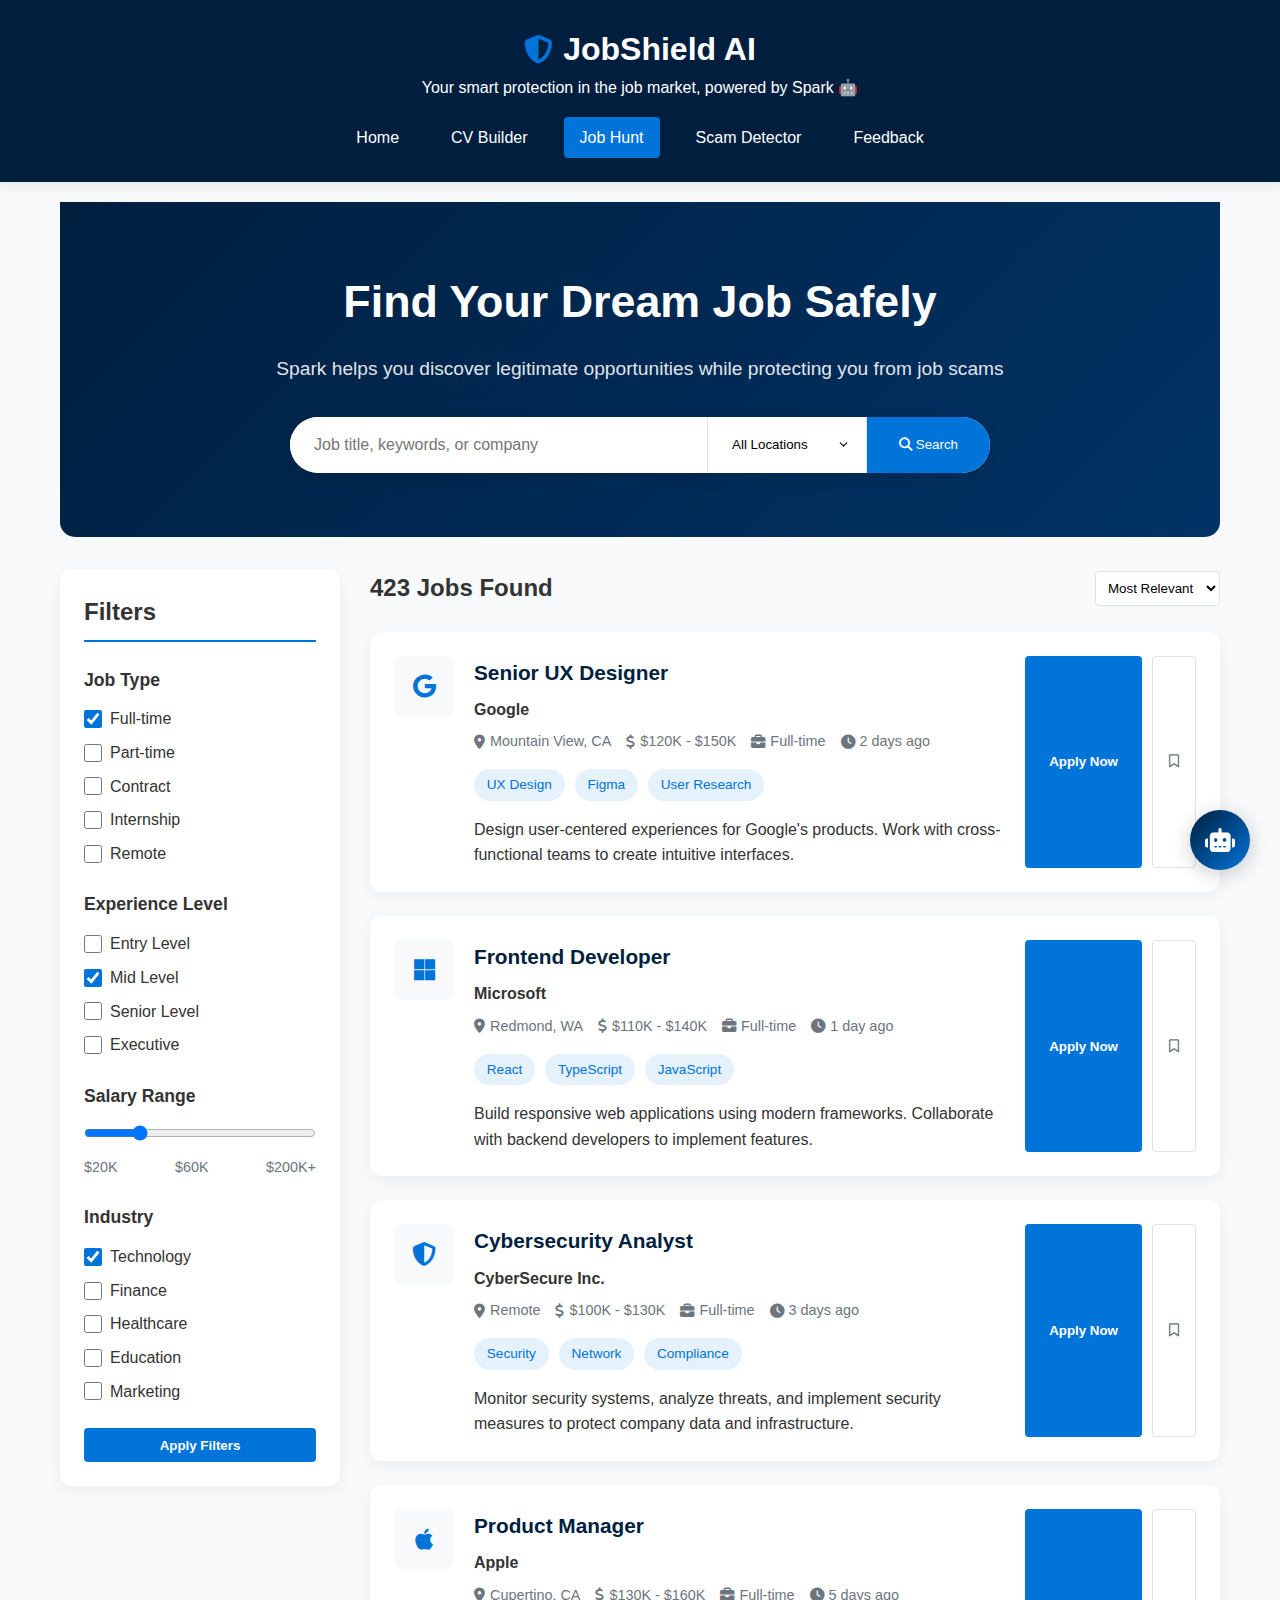
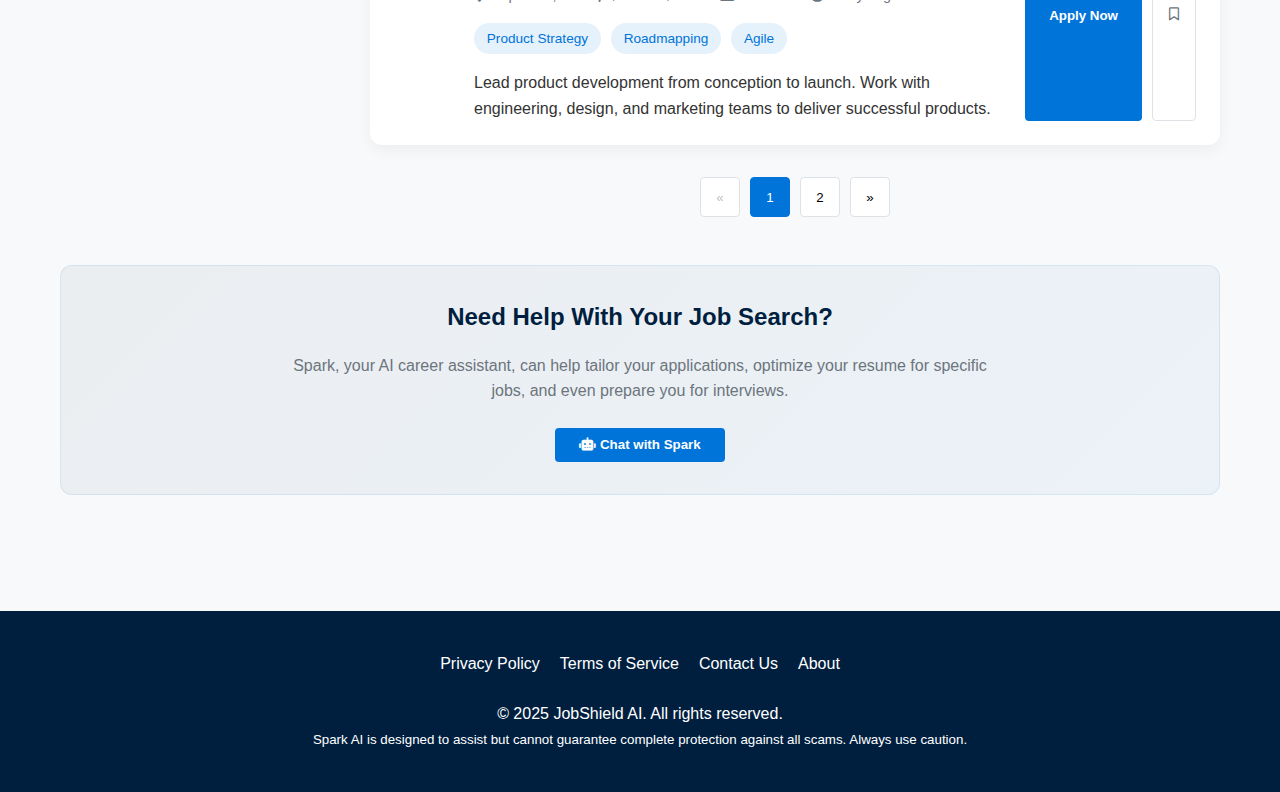
<file: jobhunt.html>
<!DOCTYPE html>
<html lang="en">
<head>
  <meta charset="UTF-8" />
  <meta name="viewport" content="width=device-width, initial-scale=1.0"/>
  <title>Job Hunt - JobShield AI</title>
  <link rel="stylesheet" href="https://cdnjs.cloudflare.com/ajax/libs/font-awesome/6.4.0/css/all.min.css">
  <style>
    :root {
      --primary-color: #001f3f; /* Navy Blue */
      --secondary-color: #ffffff; /* White */
      --accent-color: #0074D9; /* Bright Blue */
      --warning-color: #FF4136; /* Red for warnings */
      --success-color: #2ECC40; /* Green for success */
      --light-bg: #f8f9fa;
      --dark-text: #333;
      --light-text: #6c757d;
      --border-color: #dee2e6;
    }

    * {
      margin: 0;
      padding: 0;
      box-sizing: border-box;
    }

    body {
      font-family: 'Segoe UI', sans-serif;
      background-color: var(--light-bg);
      color: var(--dark-text);
      line-height: 1.6;
    }

    .container {
      max-width: 1200px;
      margin: 0 auto;
      padding: 20px;
    }

    /* Header Styles */
    header {
      background-color: var(--primary-color);
      color: var(--secondary-color);
      padding: 1.5rem;
      text-align: center;
      position: relative;
      box-shadow: 0 2px 15px rgba(0, 0, 0, 0.1);
    }

    .logo {
      display: flex;
      align-items: center;
      justify-content: center;
      gap: 10px;
    }

    .logo i {
      color: var(--accent-color);
      font-size: 1.8rem;
    }

    nav {
      display: flex;
      justify-content: center;
      gap: 20px;
      margin-top: 1rem;
    }

    nav a {
      color: var(--secondary-color);
      text-decoration: none;
      padding: 0.5rem 1rem;
      border-radius: 4px;
      transition: background-color 0.3s;
    }

    nav a:hover {
      background-color: rgba(255, 255, 255, 0.2);
    }

    nav a.active {
      background-color: var(--accent-color);
    }

    /* Hero Section */
    .hero {
      background: linear-gradient(135deg, var(--primary-color) 0%, #003366 100%);
      color: var(--secondary-color);
      text-align: center;
      padding: 4rem 1rem;
      margin-bottom: 2rem;
      border-radius: 0 0 15px 15px;
    }

    .hero h1 {
      font-size: 2.8rem;
      margin-bottom: 1rem;
    }

    .hero p {
      font-size: 1.2rem;
      max-width: 800px;
      margin: 0 auto 2rem;
      color: rgba(255, 255, 255, 0.9);
    }

    /* Search Bar */
    .search-bar {
      display: flex;
      max-width: 700px;
      margin: 0 auto;
      background: var(--secondary-color);
      border-radius: 50px;
      overflow: hidden;
      box-shadow: 0 5px 15px rgba(0, 0, 0, 0.1);
    }

    .search-bar input {
      flex: 1;
      padding: 1.2rem 1.5rem;
      border: none;
      font-size: 1rem;
      outline: none;
    }

    .search-bar select {
      padding: 0 1.5rem;
      border: none;
      border-left: 1px solid var(--border-color);
      border-right: 1px solid var(--border-color);
      outline: none;
      appearance: none;
      background: url("data:image/svg+xml;charset=UTF-8,%3csvg xmlns='http://www.w3.org/2000/svg' viewBox='0 0 24 24' fill='none' stroke='currentColor' stroke-width='2' stroke-linecap='round' stroke-linejoin='round'%3e%3cpolyline points='6 9 12 15 18 9'%3e%3c/polyline%3e%3c/svg%3e") no-repeat;
      background-position: right 1rem center;
      background-size: 1em;
      padding-right: 3rem;
    }

    .search-btn {
      background: var(--accent-color);
      color: white;
      border: none;
      padding: 0 2rem;
      cursor: pointer;
      transition: background-color 0.3s;
    }

    .search-btn:hover {
      background: #0063b3;
    }

    /* Main Content Layout */
    .content-wrapper {
      display: flex;
      gap: 30px;
      margin-bottom: 3rem;
    }

    /* Filters Sidebar */
    .filters {
      flex: 0 0 280px;
      background: var(--secondary-color);
      border-radius: 12px;
      padding: 1.5rem;
      box-shadow: 0 5px 15px rgba(0, 0, 0, 0.05);
      height: fit-content;
    }

    .filters h2 {
      margin-bottom: 1.5rem;
      padding-bottom: 0.5rem;
      border-bottom: 2px solid var(--accent-color);
    }

    .filter-group {
      margin-bottom: 1.5rem;
    }

    .filter-group h3 {
      margin-bottom: 0.8rem;
      font-size: 1.1rem;
    }

    .filter-options {
      display: flex;
      flex-direction: column;
      gap: 0.5rem;
    }

    .filter-options label {
      display: flex;
      align-items: center;
      gap: 0.5rem;
      cursor: pointer;
    }

    .filter-options input[type="checkbox"] {
      width: 18px;
      height: 18px;
      accent-color: var(--accent-color);
    }

    .salary-range {
      margin-top: 0.5rem;
    }

    .salary-range input {
      width: 100%;
    }

    .salary-values {
      display: flex;
      justify-content: space-between;
      margin-top: 0.5rem;
      font-size: 0.9rem;
      color: var(--light-text);
    }

    /* Job Listings */
    .job-listings {
      flex: 1;
    }

    .results-header {
      display: flex;
      justify-content: space-between;
      align-items: center;
      margin-bottom: 1.5rem;
    }

    .results-header h2 {
      font-size: 1.5rem;
    }

    .sort-by select {
      padding: 0.5rem;
      border: 1px solid var(--border-color);
      border-radius: 4px;
      background: var(--secondary-color);
    }

    .job-card {
      background: var(--secondary-color);
      border-radius: 12px;
      padding: 1.5rem;
      margin-bottom: 1.5rem;
      box-shadow: 0 5px 15px rgba(0, 0, 0, 0.05);
      transition: transform 0.3s, box-shadow 0.3s;
      display: flex;
      gap: 20px;
    }

    .job-card:hover {
      transform: translateY(-5px);
      box-shadow: 0 10px 25px rgba(0, 0, 0, 0.1);
    }

    .company-logo {
      flex: 0 0 60px;
      height: 60px;
      background: var(--light-bg);
      border-radius: 8px;
      display: flex;
      align-items: center;
      justify-content: center;
      font-size: 1.5rem;
      color: var(--accent-color);
    }

    .job-details {
      flex: 1;
    }

    .job-details h3 {
      font-size: 1.3rem;
      margin-bottom: 0.5rem;
      color: var(--primary-color);
    }

    .company-name {
      font-weight: 600;
      margin-bottom: 0.5rem;
      color: var(--dark-text);
    }

    .job-meta {
      display: flex;
      gap: 15px;
      margin-bottom: 1rem;
      font-size: 0.9rem;
      color: var(--light-text);
    }

    .job-meta span {
      display: flex;
      align-items: center;
      gap: 5px;
    }

    .job-tags {
      display: flex;
      gap: 10px;
      margin-bottom: 1rem;
      flex-wrap: wrap;
    }

    .tag {
      background: rgba(0, 116, 217, 0.1);
      color: var(--accent-color);
      padding: 0.3rem 0.8rem;
      border-radius: 50px;
      font-size: 0.85rem;
    }

    .job-actions {
      display: flex;
      gap: 10px;
    }

    .apply-btn {
      background: var(--accent-color);
      color: white;
      border: none;
      padding: 0.6rem 1.5rem;
      border-radius: 4px;
      cursor: pointer;
      font-weight: 600;
      transition: background-color 0.3s;
    }

    .apply-btn:hover {
      background: #0063b3;
    }

    .save-btn {
      background: transparent;
      color: var(--light-text);
      border: 1px solid var(--border-color);
      padding: 0.6rem 1rem;
      border-radius: 4px;
      cursor: pointer;
      display: flex;
      align-items: center;
      gap: 5px;
      transition: all 0.3s;
    }

    .save-btn:hover {
      color: var(--accent-color);
      border-color: var(--accent-color);
    }

    .save-btn.saved {
      color: var(--accent-color);
      border-color: var(--accent-color);
    }

    /* Pagination */
    .pagination {
      display: flex;
      justify-content: center;
      gap: 10px;
      margin-top: 2rem;
    }

    .pagination button {
      width: 40px;
      height: 40px;
      display: flex;
      align-items: center;
      justify-content: center;
      border: 1px solid var(--border-color);
      background: var(--secondary-color);
      border-radius: 4px;
      cursor: pointer;
      transition: all 0.3s;
    }

    .pagination button:hover {
      border-color: var(--accent-color);
      color: var(--accent-color);
    }

    .pagination button.active {
      background: var(--accent-color);
      color: white;
      border-color: var(--accent-color);
    }

    /* AI Assistant Section */
    .ai-assistant-job {
      background: linear-gradient(135deg, rgba(0, 31, 63, 0.05) 0%, rgba(0, 116, 217, 0.05) 100%);
      border-radius: 12px;
      padding: 2rem;
      margin: 3rem 0;
      text-align: center;
      border: 1px solid rgba(0, 116, 217, 0.1);
    }

    .ai-assistant-job h2 {
      margin-bottom: 1rem;
      color: var(--primary-color);
    }

    .ai-assistant-job p {
      margin-bottom: 1.5rem;
      color: var(--light-text);
      max-width: 700px;
      margin-left: auto;
      margin-right: auto;
    }

    /* Footer */
    footer {
      background-color: var(--primary-color);
      color: var(--secondary-color);
      text-align: center;
      padding: 2.5rem;
      margin-top: 3rem;
    }

    .footer-links {
      display: flex;
      justify-content: center;
      gap: 20px;
      margin-bottom: 1.5rem;
    }

    .footer-links a {
      color: var(--secondary-color);
      text-decoration: none;
    }

    .footer-links a:hover {
      text-decoration: underline;
    }

    /* Responsive Design */
    @media (max-width: 900px) {
      .content-wrapper {
        flex-direction: column;
      }
      
      .filters {
        flex: 1;
        margin-bottom: 2rem;
      }
    }

    @media (max-width: 768px) {
      .search-bar {
        flex-direction: column;
        border-radius: 12px;
      }
      
      .search-bar input,
      .search-bar select,
      .search-btn {
        width: 100%;
        border-radius: 0;
        border: none;
        border-bottom: 1px solid var(--border-color);
        padding: 1rem;
      }
      
      .search-bar select {
        background-position: right 1rem center;
      }
      
      .search-btn {
        border-bottom: none;
      }
      
      .job-card {
        flex-direction: column;
      }
      
      .company-logo {
        align-self: flex-start;
      }
      
      nav {
        flex-wrap: wrap;
      }
      
      .hero h1 {
        font-size: 2.2rem;
      }
    }
    
    /* AI Assistant Floating Button */
    .ai-assistant-btn {
      position: fixed;
      bottom: 30px;
      right: 30px;
      width: 60px;
      height: 60px;
      background: linear-gradient(135deg, var(--primary-color) 0%, var(--accent-color) 100%);
      border-radius: 50%;
      display: flex;
      align-items: center;
      justify-content: center;
      cursor: pointer;
      box-shadow: 0 4px 20px rgba(0, 0, 0, 0.2);
      z-index: 100;
      transition: all 0.3s;
    }

    .ai-assistant-btn:hover {
      transform: scale(1.1);
    }

    .ai-assistant-btn i {
      color: white;
      font-size: 1.5rem;
    }

    .ai-assistant-btn.listening {
      animation: pulse 1.5s infinite;
      background: linear-gradient(135deg, #FF4136 0%, #FF6B6B 100%);
    }

    /* AI Assistant Chat Interface */
    .ai-assistant-chat {
      position: fixed;
      bottom: 100px;
      right: 30px;
      width: 350px;
      background-color: white;
      border-radius: 12px;
      box-shadow: 0 10px 30px rgba(0, 0, 0, 0.2);
      overflow: hidden;
      transform: translateY(20px);
      opacity: 0;
      visibility: hidden;
      transition: all 0.3s;
      z-index: 101;
    }

    .ai-assistant-chat.active {
      transform: translateY(0);
      opacity: 1;
      visibility: visible;
    }

    .chat-header {
      background-color: var(--primary-color);
      color: white;
      padding: 1rem;
      display: flex;
      justify-content: space-between;
      align-items: center;
    }

    .chat-header h3 {
      margin: 0;
      font-size: 1rem;
    }

    .close-chat {
      background: none;
      border: none;
      color: white;
      cursor: pointer;
      font-size: 1.2rem;
    }

    .chat-messages {
      height: 300px;
      overflow-y: auto;
      padding: 1rem;
    }

    .message {
      margin-bottom: 1rem;
      padding: 0.8rem 1rem;
      border-radius: 18px;
      max-width: 80%;
      font-size: 0.9rem;
    }

    .ai-message {
      background-color: #f0f8ff;
      margin-right: auto;
      border-bottom-left-radius: 4px;
    }

    .user-message {
      background-color: var(--primary-color);
      color: white;
      margin-left: auto;
      border-bottom-right-radius: 4px;
    }

    .chat-input {
      display: flex;
      padding: 1rem;
      border-top: 1px solid #eee;
    }

    .chat-input input {
      flex: 1;
      padding: 0.8rem;
      border: 1px solid #ddd;
      border-radius: 8px;
      margin-right: 10px;
    }

    .send-btn {
      background-color: var(--accent-color);
      color: white;
      border: none;
      border-radius: 8px;
      padding: 0 1rem;
      cursor: pointer;
    }

    @keyframes pulse {
      0% { box-shadow: 0 0 0 0 rgba(255, 65, 54, 0.7); }
      70% { box-shadow: 0 0 0 15px rgba(255, 65, 54, 0); }
      100% { box-shadow: 0 0 0 0 rgba(255, 65, 54, 0); }
    }

    @media (max-width: 768px) {
      .features {
        grid-template-columns: 1fr;
      }
      
      nav {
        flex-direction: column;
        align-items: center;
        gap: 10px;
      }
      
      .ai-assistant-chat {
        width: 90%;
        right: 5%;
      }
    }
    

    /* Animation */
    @keyframes fadeIn {
      from { opacity: 0; transform: translateY(10px); }
      to { opacity: 1; transform: translateY(0); }
    }
    
    .job-card {
      animation: fadeIn 0.5s ease-out;
    }
    
    /* Application Modal */
    .modal {
      display: none;
      position: fixed;
      top: 0;
      left: 0;
      width: 100%;
      height: 100%;
      background-color: rgba(0, 0, 0, 0.5);
      z-index: 1000;
      align-items: center;
      justify-content: center;
    }
    
    .modal-content {
      background-color: white;
      padding: 2rem;
      border-radius: 12px;
      width: 90%;
      max-width: 600px;
      max-height: 90vh;
      overflow-y: auto;
    }
    
    .modal-header {
      display: flex;
      justify-content: space-between;
      align-items: center;
      margin-bottom: 1.5rem;
    }
    
    .close-modal {
      background: none;
      border: none;
      font-size: 1.5rem;
      cursor: pointer;
    }
    
    .form-group {
      margin-bottom: 1.5rem;
    }
    
    .form-group label {
      display: block;
      margin-bottom: 0.5rem;
      font-weight: 600;
    }
    
    .form-group input,
    .form-group textarea {
      width: 100%;
      padding: 0.8rem;
      border: 1px solid var(--border-color);
      border-radius: 4px;
    }
    
    .form-group textarea {
      min-height: 100px;
      resize: vertical;
    }
    
    .file-upload {
      border: 2px dashed var(--border-color);
      padding: 1.5rem;
      text-align: center;
      border-radius: 4px;
      cursor: pointer;
      transition: border-color 0.3s;
    }
    
    .file-upload:hover {
      border-color: var(--accent-color);
    }
    
    .file-upload i {
      font-size: 2rem;
      color: var(--accent-color);
      margin-bottom: 0.5rem;
    }
    
    /* Loading Spinner */
    .spinner {
      display: inline-block;
      width: 20px;
      height: 20px;
      border: 3px solid rgba(255,255,255,.3);
      border-radius: 50%;
      border-top-color: #fff;
      animation: spin 1s ease-in-out infinite;
      margin-right: 10px;
    }
    
    @keyframes spin {
      to { transform: rotate(360deg); }
    }
    
    /* Notification */
    .notification {
      position: fixed;
      bottom: 20px;
      right: 20px;
      background: var(--accent-color);
      color: white;
      padding: 10px 20px;
      border-radius: 4px;
      z-index: 1000;
      box-shadow: 0 3px 10px rgba(0,0,0,0.2);
      opacity: 0;
      transition: opacity 0.5s;
    }
  </style>
</head>
<body>
  <header>
    <div class="logo">
      <i class="fas fa-shield-alt"></i>
      <h1>JobShield AI</h1>
    </div>
    <p>Your smart protection in the job market, powered by Spark 🤖</p>
    <nav>
      <a href="index.html">Home</a>
      <a href="CVbuilder.html">CV Builder</a>
      <a href="jobhunt.html" class="active">Job Hunt</a>
      <a href="Scamdetector.html">Scam Detector</a>
      <a href="feedback.html">Feedback</a>
    </nav>
  </header>

  <div class="container">
    <section class="hero">
      <h1>Find Your Dream Job Safely</h1>
      <p>Spark helps you discover legitimate opportunities while protecting you from job scams</p>
      
      <div class="search-bar">
        <input type="text" id="searchInput" placeholder="Job title, keywords, or company">
        <select id="locationSelect">
          <option>All Locations</option>
          <option>New York</option>
          <option>San Francisco</option>
          <option>London</option>
          <option>Berlin</option>
          <option>Tokyo</option>
          <option>Remote</option>
        </select>
        <button class="search-btn" id="searchBtn"><i class="fas fa-search"></i> Search</button>
      </div>
    </section>

    <div class="content-wrapper">
      <aside class="filters">
        <h2>Filters</h2>
        
        <div class="filter-group">
          <h3>Job Type</h3>
          <div class="filter-options">
            <label><input type="checkbox" name="jobType" value="full-time" checked> Full-time</label>
            <label><input type="checkbox" name="jobType" value="part-time"> Part-time</label>
            <label><input type="checkbox" name="jobType" value="contract"> Contract</label>
            <label><input type="checkbox" name="jobType" value="internship"> Internship</label>
            <label><input type="checkbox" name="jobType" value="remote"> Remote</label>
          </div>
        </div>
        
        <div class="filter-group">
          <h3>Experience Level</h3>
          <div class="filter-options">
            <label><input type="checkbox" name="experience" value="entry"> Entry Level</label>
            <label><input type="checkbox" name="experience" value="mid" checked> Mid Level</label>
            <label><input type="checkbox" name="experience" value="senior"> Senior Level</label>
            <label><input type="checkbox" name="experience" value="executive"> Executive</label>
          </div>
        </div>
        
        <div class="filter-group">
          <h3>Salary Range</h3>
          <div class="salary-range">
            <input type="range" id="salaryRange" min="20" max="200" value="60" step="10">
            <div class="salary-values">
              <span>$20K</span>
              <span id="salaryValue">$60K</span>
              <span>$200K+</span>
            </div>
          </div>
        </div>
        
        <div class="filter-group">
          <h3>Industry</h3>
          <div class="filter-options">
            <label><input type="checkbox" name="industry" value="technology" checked> Technology</label>
            <label><input type="checkbox" name="industry" value="finance"> Finance</label>
            <label><input type="checkbox" name="industry" value="healthcare"> Healthcare</label>
            <label><input type="checkbox" name="industry" value="education"> Education</label>
            <label><input type="checkbox" name="industry" value="marketing"> Marketing</label>
          </div>
        </div>
        
        <button class="apply-btn" id="applyFiltersBtn" style="width: 100%">Apply Filters</button>
      </aside>

      <main class="job-listings">
        <div class="results-header">
          <h2 id="resultsCount">423 Jobs Found</h2>
          <div class="sort-by">
            <select id="sortSelect">
              <option value="relevance">Most Relevant</option>
              <option value="newest">Newest</option>
              <option value="salary">Highest Salary</option>
            </select>
          </div>
        </div>
        
        <div class="job-cards" id="jobCards">
          <!-- Job cards will be populated by JavaScript -->
        </div>
        
        <div class="pagination" id="pagination">
          <!-- Pagination will be populated by JavaScript -->
        </div>
      </main>
    </div>

    <section class="ai-assistant-job">
      <h2>Need Help With Your Job Search?</h2>
      <p>Spark, your AI career assistant, can help tailor your applications, optimize your resume for specific jobs, and even prepare you for interviews.</p>
      <button class="apply-btn" id="chatWithSparkBtn"><i class="fas fa-robot"></i> Chat with Spark</button>
    </section>
  </div>

  <!-- Application Modal -->
  <div class="modal" id="applicationModal">
    <div class="modal-content">
      <div class="modal-header">
        <h2 id="modalJobTitle">Apply for Job</h2>
        <button class="close-modal" id="closeModal">&times;</button>
      </div>
      <form id="applicationForm">
        <div class="form-group">
          <label for="applicantName">Full Name</label>
          <input type="text" id="applicantName" required>
        </div>
        <div class="form-group">
          <label for="applicantEmail">Email</label>
          <input type="email" id="applicantEmail" required>
        </div>
        <div class="form-group">
          <label for="applicantPhone">Phone</label>
          <input type="tel" id="applicantPhone">
        </div>
        <div class="form-group">
          <label for="coverLetter">Cover Letter</label>
          <textarea id="coverLetter" placeholder="Tell us why you're a good fit for this position..."></textarea>
        </div>
        <div class="form-group">
          <label>Resume Upload</label>
          <div class="file-upload" id="resumeUpload">
            <i class="fas fa-cloud-upload-alt"></i>
            <p id="uploadText">Click to upload your resume (PDF, DOC, DOCX)</p>
            <input type="file" id="resumeFileInput" accept=".pdf,.doc,.docx" style="display: none;">
          </div>
        </div>
        <button type="submit" class="apply-btn" id="submitApplicationBtn" style="width: 100%">
          <span id="submitText">Submit Application</span>
          <span class="spinner" id="submitSpinner" style="display: none;"></span>
        </button>
      </form>
    </div>
  </div>

  <footer>
    <div class="footer-links">
      <a href="#">Privacy Policy</a>
      <a href="#">Terms of Service</a>
      <a href="#">Contact Us</a>
      <a href="#">About</a>
    </div>
    <p>© 2025 JobShield AI. All rights reserved.</p>
    <p><small>Spark AI is designed to assist but cannot guarantee complete protection against all scams. Always use caution.</small></p>
  </footer>

  <!-- AI Assistant Floating Button -->
  <div class="ai-assistant-btn" id="aiAssistantBtn">
    <i class="fas fa-robot"></i>
  </div>

  <!-- AI Assistant Chat Interface -->
  <div class="ai-assistant-chat" id="aiAssistantChat">
    <div class="chat-header">
      <h3>Spark AI Assistant</h3>
      <button class="close-chat" id="closeChat">&times;</button>
    </div>
    <div class="chat-messages" id="chatMessages">
      <div class="message ai-message">
        Hi there! I'm Spark AI, your JobShield assistant. I can help you with:
        <ul>
          <li>Finding jobs that match your skills</li>
          <li>Tailoring your resume for specific positions</li>
          <li>Preparing for interviews</li>
          <li>Identifying potential job scams</li>
        </ul>
        How can I assist with your job search today?
      </div>
    </div>
    <div class="chat-input">
      <input type="text" id="chatInput" placeholder="Ask about jobs, resumes, or interviews...">
      <button class="send-btn" id="sendMessage"><i class="fas fa-paper-plane"></i></button>
    </div>
  </div>

  <script>
    // Job data
    const jobData = [
      {
        id: 1,
        title: "Senior UX Designer",
        company: "Google",
        location: "Mountain View, CA",
        salary: "$120K - $150K",
        type: "Full-time",
        posted: "2 days ago",
        tags: ["UX Design", "Figma", "User Research"],
        description: "Design user-centered experiences for Google's products. Work with cross-functional teams to create intuitive interfaces.",
        logo: "fab fa-google"
      },
      {
        id: 2,
        title: "Frontend Developer",
        company: "Microsoft",
        location: "Redmond, WA",
        salary: "$110K - $140K",
        type: "Full-time",
        posted: "1 day ago",
        tags: ["React", "TypeScript", "JavaScript"],
        description: "Build responsive web applications using modern frameworks. Collaborate with backend developers to implement features.",
        logo: "fab fa-microsoft"
      },
      {
        id: 3,
        title: "Cybersecurity Analyst",
        company: "CyberSecure Inc.",
        location: "Remote",
        salary: "$100K - $130K",
        type: "Full-time",
        posted: "3 days ago",
        tags: ["Security", "Network", "Compliance"],
        description: "Monitor security systems, analyze threats, and implement security measures to protect company data and infrastructure.",
        logo: "fas fa-shield-alt"
      },
      {
        id: 4,
        title: "Product Manager",
        company: "Apple",
        location: "Cupertino, CA",
        salary: "$130K - $160K",
        type: "Full-time",
        posted: "5 days ago",
        tags: ["Product Strategy", "Roadmapping", "Agile"],
        description: "Lead product development from conception to launch. Work with engineering, design, and marketing teams to deliver successful products.",
        logo: "fab fa-apple"
      },
      {
        id: 5,
        title: "Data Scientist",
        company: "Amazon",
        location: "Seattle, WA",
        salary: "$125K - $155K",
        type: "Full-time",
        posted: "4 days ago",
        tags: ["Python", "Machine Learning", "SQL"],
        description: "Analyze large datasets to derive business insights. Build predictive models to improve customer experience.",
        logo: "fab fa-amazon"
      },
      {
        id: 6,
        title: "DevOps Engineer",
        company: "Netflix",
        location: "Los Gatos, CA",
        salary: "$135K - $165K",
        type: "Full-time",
        posted: "6 days ago",
        tags: ["AWS", "Docker", "Kubernetes"],
        description: "Build and maintain scalable infrastructure. Implement CI/CD pipelines for efficient software delivery.",
        logo: "fas fa-film"
      }
    ];

    // DOM Elements
    const jobCardsContainer = document.getElementById('jobCards');
    const paginationContainer = document.getElementById('pagination');
    const searchInput = document.getElementById('searchInput');
    const locationSelect = document.getElementById('locationSelect');
    const searchBtn = document.getElementById('searchBtn');
    const applyFiltersBtn = document.getElementById('applyFiltersBtn');
    const sortSelect = document.getElementById('sortSelect');
    const salaryRange = document.getElementById('salaryRange');
    const salaryValue = document.getElementById('salaryValue');
    const resultsCount = document.getElementById('resultsCount');
    const applicationModal = document.getElementById('applicationModal');
    const closeModal = document.getElementById('closeModal');
    const applicationForm = document.getElementById('applicationForm');
    const modalJobTitle = document.getElementById('modalJobTitle');
    const submitApplicationBtn = document.getElementById('submitApplicationBtn');
    const submitText = document.getElementById('submitText');
    const submitSpinner = document.getElementById('submitSpinner');
    const chatWithSparkBtn = document.getElementById('chatWithSparkBtn');
    const resumeUpload = document.getElementById('resumeUpload');
    const resumeFileInput = document.getElementById('resumeFileInput');
    const uploadText = document.getElementById('uploadText');

    // Current state
    let currentPage = 1;
    const jobsPerPage = 4;
    let filteredJobs = [...jobData];
    let currentJobId = null;

    // Initialize the page
    document.addEventListener('DOMContentLoaded', function() {
      renderJobCards();
      renderPagination();
      
      // Event listeners
      searchBtn.addEventListener('click', handleSearch);
      applyFiltersBtn.addEventListener('click', handleFilter);
      sortSelect.addEventListener('change', handleSort);
      salaryRange.addEventListener('input', updateSalaryValue);
      closeModal.addEventListener('click', closeApplicationModal);
      applicationForm.addEventListener('submit', handleApplicationSubmit);
      chatWithSparkBtn.addEventListener('click', openChat);
      
      // File upload handling
      resumeUpload.addEventListener('click', () => {
        resumeFileInput.click(); // Trigger the hidden file input
      });

      resumeFileInput.addEventListener('change', (event) => {
        const file = event.target.files[0];
        if (file) {
          // Update the UI to show the selected file name
          uploadText.textContent = `Selected: ${file.name}`;
          showNotification(`File selected: ${file.name}`);
        } else {
          uploadText.textContent = 'Click to upload your resume (PDF, DOC, DOCX)';
        }
      });
      
      // Allow Enter key to trigger search
      searchInput.addEventListener('keypress', function(e) {
        if (e.key === 'Enter') {
          handleSearch();
        }
      });
    });

    // Update salary value display
    function updateSalaryValue() {
      salaryValue.textContent = `$${salaryRange.value}K`;
    }

    // Handle search
    function handleSearch() {
      const searchTerm = searchInput.value.toLowerCase();
      const location = locationSelect.value;
      
      filteredJobs = jobData.filter(job => {
        const matchesSearch = job.title.toLowerCase().includes(searchTerm) || 
                             job.company.toLowerCase().includes(searchTerm) ||
                             job.tags.some(tag => tag.toLowerCase().includes(searchTerm));
        
        const matchesLocation = location === "All Locations" || 
                               job.location.includes(location);
        
        return matchesSearch && matchesLocation;
      });
      
      currentPage = 1;
      renderJobCards();
      renderPagination();
      updateResultsCount();
    }

    // Handle filter application
    function handleFilter() {
      const jobTypeCheckboxes = document.querySelectorAll('input[name="jobType"]:checked');
      const experienceCheckboxes = document.querySelectorAll('input[name="experience"]:checked');
      const industryCheckboxes = document.querySelectorAll('input[name="industry"]:checked');
      
      const selectedJobTypes = Array.from(jobTypeCheckboxes).map(cb => cb.value);
      const selectedExperiences = Array.from(experienceCheckboxes).map(cb => cb.value);
      const selectedIndustries = Array.from(industryCheckboxes).map(cb => cb.value);
      const minSalary = parseInt(salaryRange.value);
      
      filteredJobs = jobData.filter(job => {
        // In a real app, you would have these properties in your job data
        const matchesJobType = selectedJobTypes.length === 0 || selectedJobTypes.includes("full-time");
        const matchesExperience = selectedExperiences.length === 0 || selectedExperiences.includes("mid");
        const matchesIndustry = selectedIndustries.length === 0 || selectedIndustries.includes("technology");
        const matchesSalary = true; // In a real app, you would compare with job.salary
        
        return matchesJobType && matchesExperience && matchesIndustry && matchesSalary;
      });
      
      currentPage = 1;
      renderJobCards();
      renderPagination();
      updateResultsCount();
    }

    // Handle sorting
    function handleSort() {
      const sortBy = sortSelect.value;
      
      if (sortBy === 'newest') {
        filteredJobs.sort((a, b) => {
          // Simple sorting by ID for demo (in real app, use actual dates)
          return a.id - b.id;
        });
      } else if (sortBy === 'salary') {
        filteredJobs.sort((a, b) => {
          // Extract numeric values from salary strings for comparison
          const aSalary = parseInt(a.salary.replace(/[^0-9]/g, ''));
          const bSalary = parseInt(b.salary.replace(/[^0-9]/g, ''));
          return bSalary - aSalary;
        });
      } else {
        // Default relevance sorting (could be based on search match score)
        filteredJobs = [...filteredJobs];
      }
      
      renderJobCards();
    }

    // Render job cards
    function renderJobCards() {
      const startIndex = (currentPage - 1) * jobsPerPage;
      const endIndex = startIndex + jobsPerPage;
      const jobsToShow = filteredJobs.slice(startIndex, endIndex);
      
      jobCardsContainer.innerHTML = '';
      
      if (jobsToShow.length === 0) {
        jobCardsContainer.innerHTML = `
          <div class="job-card" style="text-align: center; padding: 3rem;">
            <h3>No jobs found</h3>
            <p>Try adjusting your search criteria or filters</p>
          </div>
        `;
        return;
      }
      
      jobsToShow.forEach(job => {
        const jobCard = document.createElement('div');
        jobCard.className = 'job-card';
        jobCard.innerHTML = `
          <div class="company-logo">
            <i class="${job.logo}"></i>
          </div>
          <div class="job-details">
            <h3>${job.title}</h3>
            <div class="company-name">${job.company}</div>
            <div class="job-meta">
              <span><i class="fas fa-map-marker-alt"></i> ${job.location}</span>
              <span><i class="fas fa-dollar-sign"></i> ${job.salary}</span>
              <span><i class="fas fa-briefcase"></i> ${job.type}</span>
              <span><i class="fas fa-clock"></i> ${job.posted}</span>
            </div>
            <div class="job-tags">
              ${job.tags.map(tag => `<span class="tag">${tag}</span>`).join('')}
            </div>
            <p>${job.description}</p>
          </div>
          <div class="job-actions">
            <button class="apply-btn" data-job-id="${job.id}">Apply Now</button>
            <button class="save-btn" data-job-id="${job.id}"><i class="far fa-bookmark"></i></button>
          </div>
        `;
        jobCardsContainer.appendChild(jobCard);
      });
      
      // Add event listeners to the new buttons
      document.querySelectorAll('.apply-btn').forEach(btn => {
        btn.addEventListener('click', function() {
          openApplicationModal(this.getAttribute('data-job-id'));
        });
      });
      
      document.querySelectorAll('.save-btn').forEach(btn => {
        btn.addEventListener('click', function() {
          toggleSaveJob(this.getAttribute('data-job-id'), this);
        });
      });
    }

    // Render pagination
    function renderPagination() {
      const totalPages = Math.ceil(filteredJobs.length / jobsPerPage);
      
      if (totalPages <= 1) {
        paginationContainer.innerHTML = '';
        return;
      }
      
      let paginationHTML = '';
      
      // Previous button
      paginationHTML += `<button ${currentPage === 1 ? 'disabled' : ''} id="prevPage">«</button>`;
      
      // Page numbers
      for (let i = 1; i <= totalPages; i++) {
        paginationHTML += `<button class="${i === currentPage ? 'active' : ''}" data-page="${i}">${i}</button>`;
      }
      
      // Next button
      paginationHTML += `<button ${currentPage === totalPages ? 'disabled' : ''} id="nextPage">»</button>`;
      
      paginationContainer.innerHTML = paginationHTML;
      
      // Add event listeners
      document.getElementById('prevPage')?.addEventListener('click', () => changePage(currentPage - 1));
      document.getElementById('nextPage')?.addEventListener('click', () => changePage(currentPage + 1));
      
      document.querySelectorAll('.pagination button[data-page]').forEach(btn => {
        btn.addEventListener('click', function() {
          changePage(parseInt(this.getAttribute('data-page')));
        });
      });
    }

    // Change page
    function changePage(page) {
      currentPage = page;
      renderJobCards();
      renderPagination();
    }

    // Update results count
    function updateResultsCount() {
      resultsCount.textContent = `${filteredJobs.length} Jobs Found`;
    }

    // Toggle save job
    function toggleSaveJob(jobId, button) {
      button.classList.toggle('saved');
      button.innerHTML = button.classList.contains('saved') ? 
        '<i class="fas fa-bookmark"></i>' : 
        '<i class="far fa-bookmark"></i>';
      
      const job = jobData.find(j => j.id == jobId);
      const message = button.classList.contains('saved') ? 
        `Saved job: ${job.title}` : 
        `Removed job: ${job.title}`;
      
      showNotification(message);
    }

    // Open application modal
    function openApplicationModal(jobId) {
      currentJobId = jobId;
      const job = jobData.find(j => j.id == jobId);
      modalJobTitle.textContent = `Apply for ${job.title} at ${job.company}`;
      applicationModal.style.display = 'flex';
    }

    // Close application modal
    function closeApplicationModal() {
      applicationModal.style.display = 'none';
      applicationForm.reset();
      uploadText.textContent = 'Click to upload your resume (PDF, DOC, DOCX)';
      resumeFileInput.value = ''; // Clear the file input
    }

    // Handle application submission
    function handleApplicationSubmit(e) {
      e.preventDefault();
      
      // Show loading state
      submitApplicationBtn.disabled = true;
      submitText.textContent = 'Submitting...';
      submitSpinner.style.display = 'inline-block';
      
      // Get form data
      const job = jobData.find(j => j.id == currentJobId);
      const applicantName = document.getElementById('applicantName').value;
      const applicantEmail = document.getElementById('applicantEmail').value;
      const applicantPhone = document.getElementById('applicantPhone').value;
      const coverLetter = document.getElementById('coverLetter').value;
      const resumeFile = resumeFileInput.files[0];
      
      // Simulate API call
      setTimeout(() => {
        let message = `Application submitted for ${job.title} at ${job.company}`;
        if (resumeFile) {
          message += `. Resume: ${resumeFile.name}`;
        }
        
        // Show success message
        showNotification(message);
        
        // Reset form and close modal
        submitApplicationBtn.disabled = false;
        submitText.textContent = 'Submit Application';
        submitSpinner.style.display = 'none';
        closeApplicationModal();
      }, 2000);
    }

    // Show notification
    function showNotification(message) {
      const notification = document.createElement('div');
      notification.className = 'notification';
      notification.textContent = message;
      document.body.appendChild(notification);
      
      // Animate in
      setTimeout(() => {
        notification.style.opacity = '1';
      }, 10);
      
      // Remove after 3 seconds
      setTimeout(() => {
        notification.style.opacity = '0';
        setTimeout(() => {
          notification.remove();
        }, 500);
      }, 3000);
    }

    // Open chat with Spark
    function openChat() {
      aiAssistantChat.classList.add('active');
    }

    // AI Assistant Toggle
    const aiAssistantBtn = document.getElementById('aiAssistantBtn');
    const aiAssistantChat = document.getElementById('aiAssistantChat');
    const closeChat = document.getElementById('closeChat');

    aiAssistantBtn.addEventListener('click', function() {
      aiAssistantChat.classList.toggle('active');
    });

    closeChat.addEventListener('click', function() {
      aiAssistantChat.classList.remove('active');
    });

    // Voice Recognition
    let recognition;
    try {
      const SpeechRecognition = window.SpeechRecognition || window.webkitSpeechRecognition;
      recognition = new SpeechRecognition();
      recognition.continuous = false;
      recognition.lang = 'en-US';

      recognition.onstart = function() {
        aiAssistantBtn.classList.add('listening');
      };

      recognition.onresult = function(event) {
        const transcript = event.results[0][0].transcript;
        addMessage(transcript, 'user');
        respondToMessage(transcript);
        aiAssistantBtn.classList.remove('listening');
      };

      recognition.onerror = function(event) {
        console.error('Speech recognition error', event.error);
        aiAssistantBtn.classList.remove('listening');
        addMessage("Sorry, I didn't catch that. Please try again.", 'ai');
      };

      aiAssistantBtn.addEventListener('click', function() {
        if (aiAssistantBtn.classList.contains('listening')) {
          recognition.stop();
          aiAssistantBtn.classList.remove('listening');
        } else if (aiAssistantChat.classList.contains('active')) {
          recognition.start();
        }
      });
    } catch(e) {
      console.log('Speech recognition not supported');
    }

    // Chat functionality
    const chatMessages = document.getElementById('chatMessages');
    const chatInput = document.getElementById('chatInput');
    const sendMessageBtn = document.getElementById('sendMessage');

    function addMessage(text, sender) {
      const messageDiv = document.createElement('div');
      messageDiv.classList.add('message', sender + '-message');
      messageDiv.textContent = text;
      chatMessages.appendChild(messageDiv);
      chatMessages.scrollTop = chatMessages.scrollHeight;
    }

    function respondToMessage(message) {
      let response = "";
      const lowerMessage = message.toLowerCase();
      
      if (lowerMessage.includes('job') || lowerMessage.includes('position') || lowerMessage.includes('opportunity')) {
        response = "I can help you find jobs that match your skills. What type of role are you looking for? You can use the search filters to narrow down your options.";
      } else if (lowerMessage.includes('resume') || lowerMessage.includes('cv')) {
        response = "Our CV Builder can help you create a professional resume tailored to specific jobs. Would you like me to open it for you?";
      } else if (lowerMessage.includes('interview')) {
        response = "I can help you prepare for interviews! Common questions include: 'Tell me about yourself', 'Why do you want this job?', and 'What are your strengths?'. Would you like to practice any specific questions?";
      } else if (lowerMessage.includes('scam') || lowerMessage.includes('fake')) {
        response = "Always be cautious of job offers that ask for money upfront, have poor grammar, or pressure you to act quickly. You can use our Scam Detector to analyze suspicious job postings.";
      } else if (lowerMessage.includes('salary') || lowerMessage.includes('pay')) {
        response = "Salaries vary by role, experience, and location. For the jobs you're viewing, I can help you understand typical salary ranges. Would you like me to filter jobs by salary range?";
      } else {
        response = "I'm here to help with your job search! You can ask me about finding jobs, resume tips, interview preparation, or identifying potential scams.";
      }
      
      setTimeout(() => {
        addMessage(response, 'ai');
      }, 1000);
    }

    sendMessageBtn.addEventListener('click', function() {
      if (chatInput.value.trim() !== '') {
        addMessage(chatInput.value, 'user');
        respondToMessage(chatInput.value);
        chatInput.value = '';
      }
    });

    chatInput.addEventListener('keypress', function(e) {
      if (e.key === 'Enter' && chatInput.value.trim() !== '') {
        addMessage(chatInput.value, 'user');
        respondToMessage(chatInput.value);
        chatInput.value = '';
      }
    });
  </script>
</body>
</html>
</file>
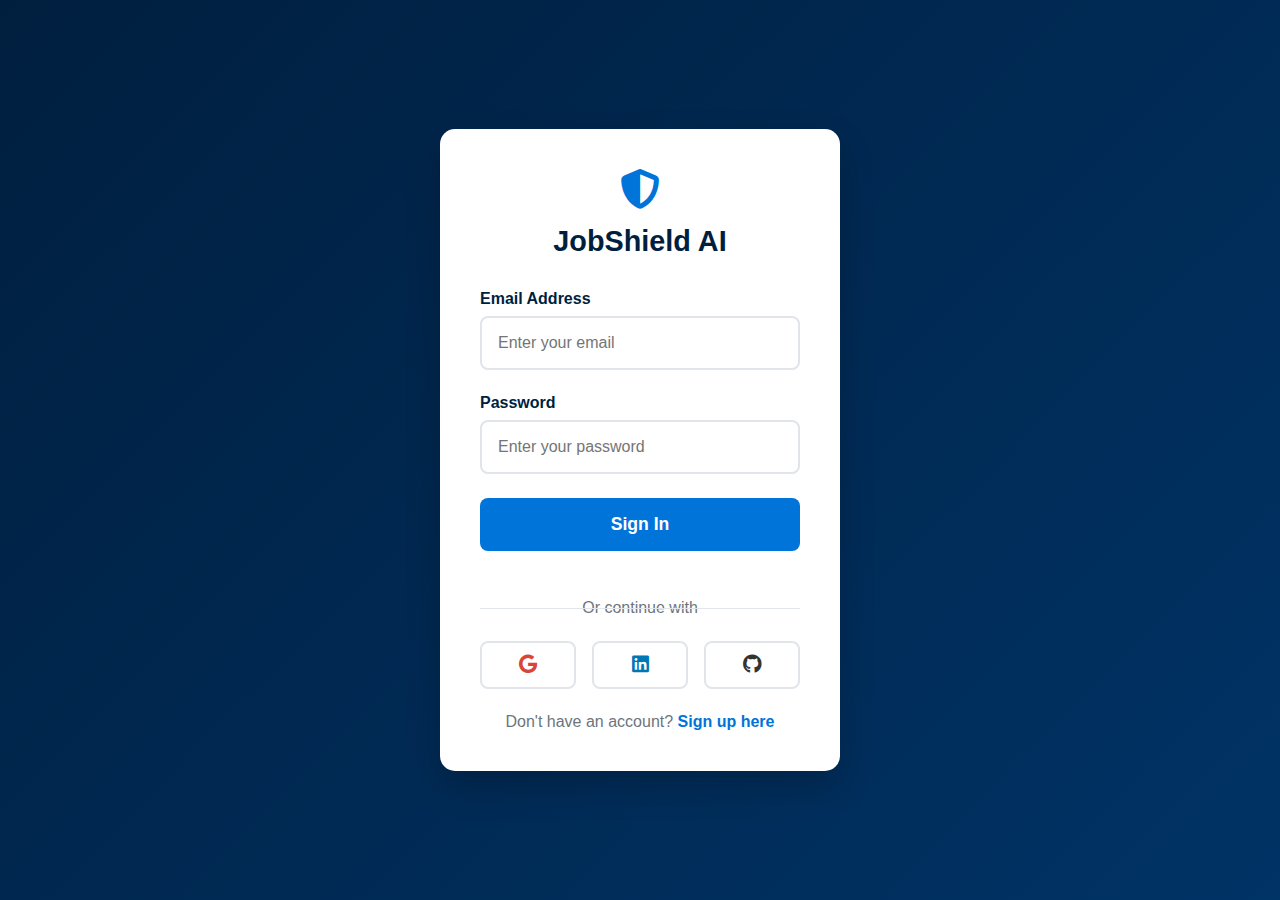
<file: otherlogin.html>
<!DOCTYPE html>
<html lang="en">
<head>
  <meta charset="UTF-8" />
  <meta name="viewport" content="width=device-width, initial-scale=1.0"/>
  <title>Login - JobShield AI</title>
  <link rel="stylesheet" href="https://cdnjs.cloudflare.com/ajax/libs/font-awesome/6.4.0/css/all.min.css">
  <style>
    :root {
      --primary-color: #001f3f;
      --secondary-color: #ffffff;
      --accent-color: #0074D9;
      --light-bg: #f8f9fa;
    }

    * {
      margin: 0;
      padding: 0;
      box-sizing: border-box;
    }

    body {
      font-family: 'Segoe UI', sans-serif;
      background: linear-gradient(135deg, var(--primary-color) 0%, #003366 100%);
      min-height: 100vh;
      display: flex;
      align-items: center;
      justify-content: center;
    }

    .login-container {
      background: var(--secondary-color);
      border-radius: 15px;
      box-shadow: 0 15px 35px rgba(0, 0, 0, 0.2);
      width: 100%;
      max-width: 400px;
      padding: 2.5rem;
    }

    .logo {
      text-align: center;
      margin-bottom: 2rem;
    }

    .logo i {
      color: var(--accent-color);
      font-size: 2.5rem;
      margin-bottom: 1rem;
    }

    .logo h1 {
      color: var(--primary-color);
      font-size: 1.8rem;
    }

    .form-group {
      margin-bottom: 1.5rem;
    }

    .form-group label {
      display: block;
      margin-bottom: 0.5rem;
      color: var(--primary-color);
      font-weight: 600;
    }

    .form-group input {
      width: 100%;
      padding: 1rem;
      border: 2px solid #e1e5e9;
      border-radius: 8px;
      font-size: 1rem;
      transition: border-color 0.3s;
    }

    .form-group input:focus {
      outline: none;
      border-color: var(--accent-color);
    }

    .login-btn {
      width: 100%;
      background: var(--accent-color);
      color: white;
      border: none;
      padding: 1rem;
      border-radius: 8px;
      font-size: 1.1rem;
      font-weight: 600;
      cursor: pointer;
      transition: background-color 0.3s;
      margin-bottom: 1.5rem;
    }

    .login-btn:hover {
      background: #0063b3;
    }

    .divider {
      text-align: center;
      margin: 1.5rem 0;
      color: #6c757d;
      position: relative;
    }

    .divider::before {
      content: '';
      position: absolute;
      top: 50%;
      left: 0;
      right: 0;
      height: 1px;
      background: #e1e5e9;
    }

    .divider span {
      background: var(--secondary-color);
      padding: 0 1rem;
    }

    .social-login {
      display: flex;
      gap: 1rem;
      margin-bottom: 1.5rem;
    }

    .social-btn {
      flex: 1;
      padding: 0.8rem;
      border: 2px solid #e1e5e9;
      border-radius: 8px;
      background: white;
      cursor: pointer;
      transition: all 0.3s;
      display: flex;
      align-items: center;
      justify-content: center;
      font-size: 1.2rem;
    }

    .social-btn.google { color: #DB4437; }
    .social-btn.linkedin { color: #0077B5; }
    .social-btn.github { color: #333; }

    .social-btn:hover {
      border-color: var(--accent-color);
      transform: translateY(-2px);
    }

    .signup-link {
      text-align: center;
      color: #6c757d;
    }

    .signup-link a {
      color: var(--accent-color);
      text-decoration: none;
      font-weight: 600;
    }

    .signup-link a:hover {
      text-decoration: underline;
    }

    .error-message {
      background: #ffe6e6;
      color: #d63031;
      padding: 0.8rem;
      border-radius: 8px;
      margin-bottom: 1rem;
      text-align: center;
      display: none;
    }
  </style>
</head>
<body>
  <div class="login-container">
    <div class="logo">
      <i class="fas fa-shield-alt"></i>
      <h1>JobShield AI</h1>
    </div>

    <div class="error-message" id="error-message">
      Invalid email or password. Please try again.
    </div>

    <form id="login-form">
      <div class="form-group">
        <label for="email">Email Address</label>
        <input type="email" id="email" placeholder="Enter your email" required>
      </div>

      <div class="form-group">
        <label for="password">Password</label>
        <input type="password" id="password" placeholder="Enter your password" required>
      </div>

      <button type="submit" class="login-btn">Sign In</button>
    </form>

    <div class="divider">
      <span>Or continue with</span>
    </div>

    <div class="social-login">
      <button class="social-btn google">
        <i class="fab fa-google"></i>
      </button>
      <button class="social-btn linkedin">
        <i class="fab fa-linkedin"></i>
      </button>
      <button class="social-btn github">
        <i class="fab fa-github"></i>
      </button>
    </div>

    <div class="signup-link">
      Don't have an account? <a href="signup.html">Sign up here</a>
    </div>
  </div>

  <script>
    document.getElementById('login-form').addEventListener('submit', function(e) {
      e.preventDefault();
      
      const email = document.getElementById('email').value;
      const password = document.getElementById('password').value;
      const errorMessage = document.getElementById('error-message');
      
      // Simple validation (in real app, this would be server-side)
      if (email && password) {
        // For demo purposes, accept any non-empty credentials
        // Store login state in localStorage
        localStorage.setItem('isLoggedIn', 'true');
        localStorage.setItem('userEmail', email);
        
        // Redirect to index page
        window.location.href = 'index.html';
      } else {
        errorMessage.style.display = 'block';
      }
    });

    // Check if user is already logged in
    if (localStorage.getItem('isLoggedIn') === 'true') {
      window.location.href = 'index.html';
    }
  </script>
</body>
</html>
</file>
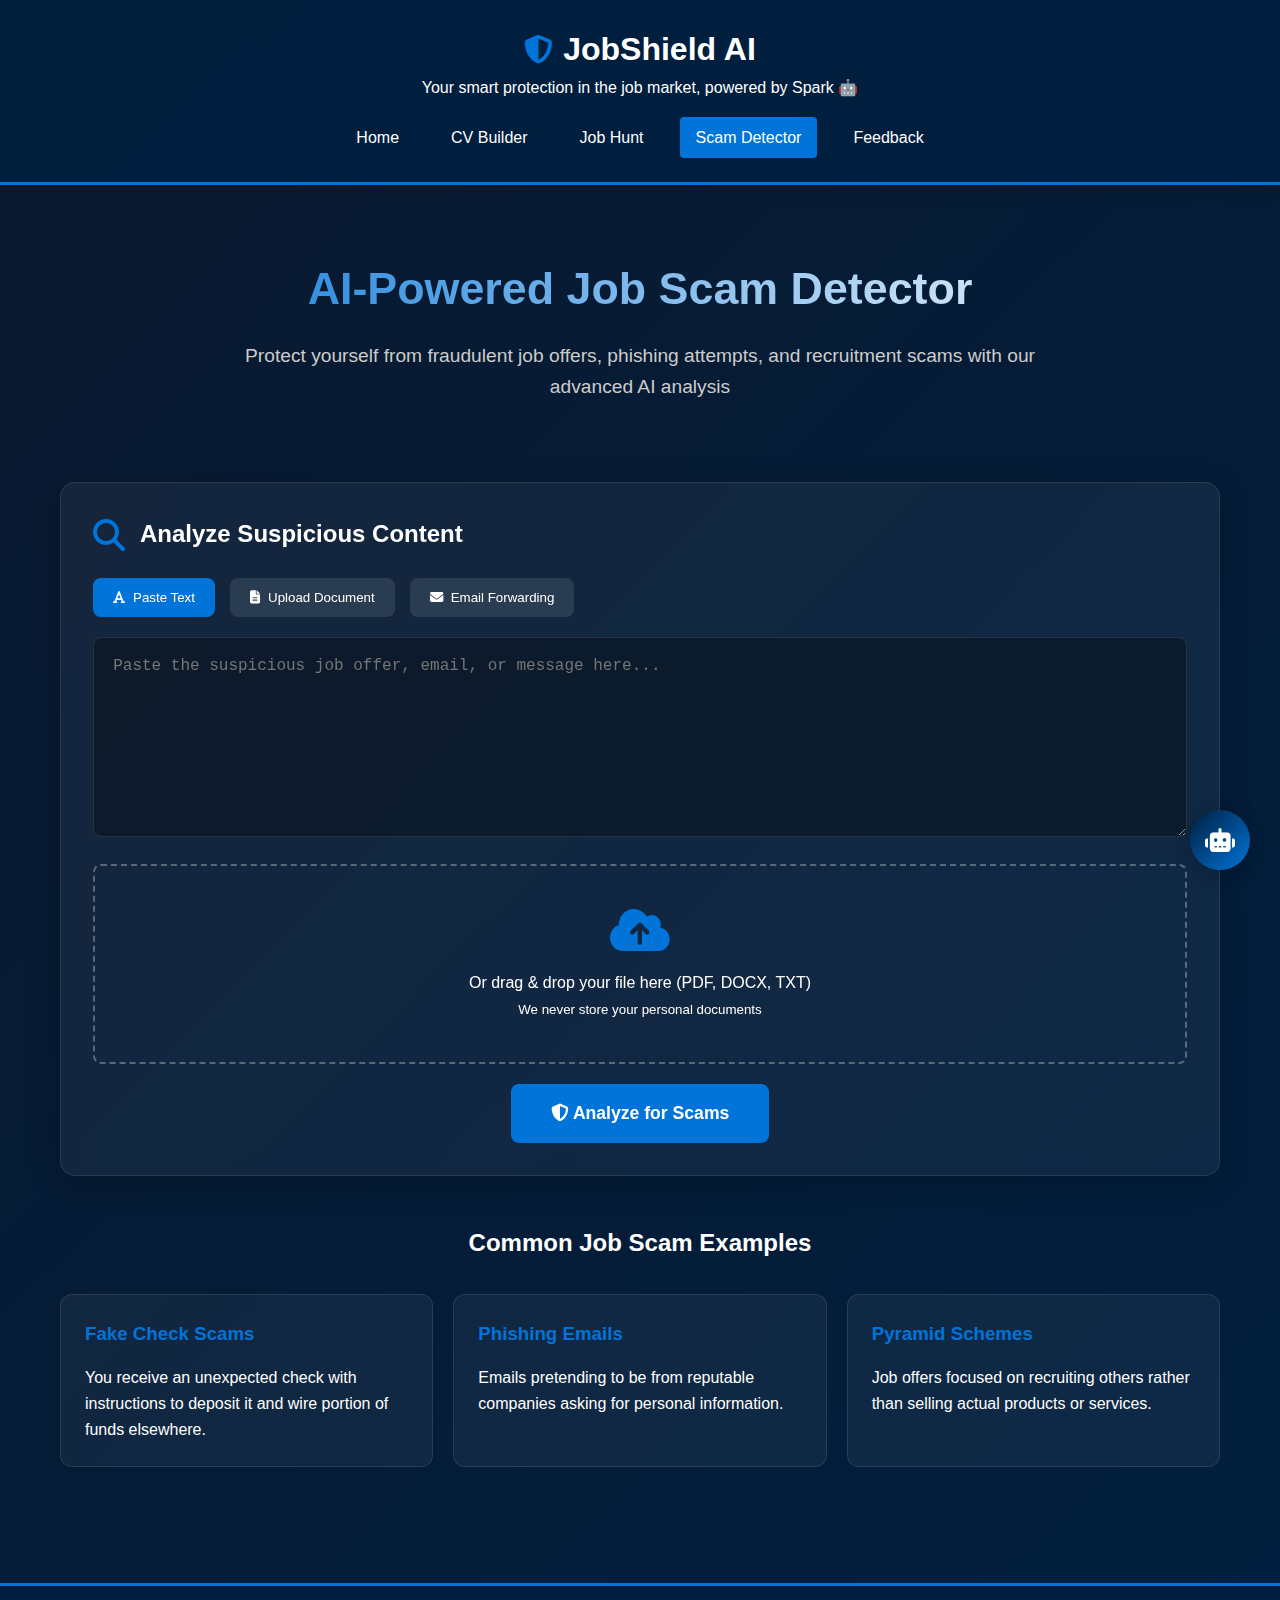
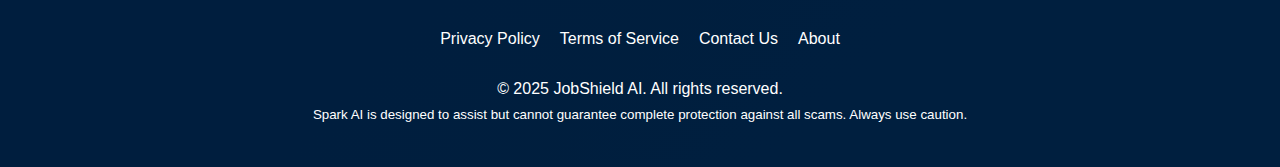
<file: Scamdetector.html>
<!DOCTYPE html>
<html lang="en">
<head>
  <meta charset="UTF-8" />
  <meta name="viewport" content="width=device-width, initial-scale=1.0"/>
  <title>Scam Detector - JobShield AI</title>
  <link rel="stylesheet" href="https://cdnjs.cloudflare.com/ajax/libs/font-awesome/6.4.0/css/all.min.css">
  <style>
    :root {
      --primary-color: #001f3f; /* Navy Blue */
      --secondary-color: #ffffff; /* White */
      --accent-color: #0074D9; /* Bright Blue */
      --warning-color: #FF4136; /* Red for warnings */
      --success-color: #2ECC40; /* Green for success */
      --dark-bg: #0a192f; /* Dark blue background */
    }

    * {
      margin: 0;
      padding: 0;
      box-sizing: border-box;
    }

    body {
      font-family: 'Segoe UI', sans-serif;
      background: linear-gradient(135deg, var(--dark-bg) 0%, var(--primary-color) 100%);
      color: var(--secondary-color);
      line-height: 1.6;
      min-height: 100vh;
    }

    .container {
      max-width: 1200px;
      margin: 0 auto;
      padding: 20px;
    }

    /* Header Styles */
    header {
      background-color: rgba(0, 31, 63, 0.9);
      padding: 1.5rem;
      text-align: center;
      position: relative;
      box-shadow: 0 2px 15px rgba(0, 0, 0, 0.2);
      border-bottom: 3px solid var(--accent-color);
    }

    .logo {
      display: flex;
      align-items: center;
      justify-content: center;
      gap: 10px;
    }

    .logo i {
      color: var(--accent-color);
      font-size: 1.8rem;
    }

    nav {
      display: flex;
      justify-content: center;
      gap: 20px;
      margin-top: 1rem;
    }

    nav a {
      color: var(--secondary-color);
      text-decoration: none;
      padding: 0.5rem 1rem;
      border-radius: 4px;
      transition: background-color 0.3s;
    }

    nav a:hover {
      background-color: rgba(255, 255, 255, 0.2);
    }

    nav a.active {
      background-color: var(--accent-color);
    }

    /* Hero Section */
    .hero {
      text-align: center;
      padding: 3rem 1rem;
      margin-bottom: 2rem;
    }

    .hero h1 {
      font-size: 2.8rem;
      margin-bottom: 1rem;
      background: linear-gradient(90deg, var(--accent-color), var(--secondary-color));
      -webkit-background-clip: text;
      -webkit-text-fill-color: transparent;
    }

    .hero p {
      font-size: 1.2rem;
      max-width: 800px;
      margin: 0 auto;
      color: #ccc;
    }

    /* Scanner Section */
    .scanner-container {
      background: rgba(255, 255, 255, 0.05);
      backdrop-filter: blur(10px);
      border-radius: 15px;
      padding: 2rem;
      margin-bottom: 3rem;
      box-shadow: 0 8px 32px rgba(0, 0, 0, 0.2);
      border: 1px solid rgba(255, 255, 255, 0.1);
    }

    .scanner-header {
      display: flex;
      align-items: center;
      gap: 15px;
      margin-bottom: 1.5rem;
    }

    .scanner-header i {
      color: var(--accent-color);
      font-size: 2rem;
    }

    .input-methods {
      display: flex;
      gap: 15px;
      margin-bottom: 20px;
    }

    .method-btn {
      padding: 12px 20px;
      background: rgba(255, 255, 255, 0.1);
      border: none;
      border-radius: 8px;
      color: var(--secondary-color);
      cursor: pointer;
      transition: all 0.3s;
      display: flex;
      align-items: center;
      gap: 8px;
    }

    .method-btn:hover {
      background: rgba(255, 255, 255, 0.2);
    }

    .method-btn.active {
      background: var(--accent-color);
    }

    .text-input-area {
      margin-bottom: 20px;
    }

    .text-input-area textarea {
      width: 100%;
      min-height: 200px;
      padding: 1.2rem;
      border-radius: 8px;
      background: rgba(0, 0, 0, 0.3);
      border: 1px solid rgba(255, 255, 255, 0.1);
      color: var(--secondary-color);
      font-size: 1rem;
      resize: vertical;
    }

    .file-upload {
      border: 2px dashed rgba(255, 255, 255, 0.3);
      border-radius: 8px;
      padding: 2.5rem;
      text-align: center;
      cursor: pointer;
      margin-bottom: 20px;
      transition: all 0.3s;
    }

    .file-upload:hover {
      border-color: var(--accent-color);
      background: rgba(0, 116, 217, 0.05);
    }

    .file-upload i {
      font-size: 3rem;
      color: var(--accent-color);
      margin-bottom: 1rem;
    }

    .analyze-btn {
      background: var(--accent-color);
      color: white;
      border: none;
      padding: 1.2rem 2.5rem;
      border-radius: 8px;
      font-size: 1.1rem;
      cursor: pointer;
      transition: all 0.3s;
      display: block;
      margin: 0 auto;
      font-weight: 600;
    }

    .analyze-btn:hover {
      background: #0063b3;
      transform: translateY(-2px);
      box-shadow: 0 5px 15px rgba(0, 116, 217, 0.3);
    }

    /* Results Section */
    .results-container {
      background: rgba(255, 255, 255, 0.05);
      backdrop-filter: blur(10px);
      border-radius: 15px;
      padding: 2rem;
      margin-bottom: 3rem;
      box-shadow: 0 8px 32px rgba(0, 0, 0, 0.2);
      border: 1px solid rgba(255, 255, 255, 0.1);
      display: none;
    }

    .results-header {
      display: flex;
      align-items: center;
      justify-content: space-between;
      margin-bottom: 1.5rem;
    }

    .risk-meter {
      display: flex;
      align-items: center;
      gap: 15px;
      margin-bottom: 2rem;
    }

    .risk-level {
      font-size: 1.5rem;
      font-weight: bold;
    }

    .risk-low {
      color: var(--success-color);
    }

    .risk-medium {
      color: orange;
    }

    .risk-high {
      color: var(--warning-color);
    }

    .meter {
      height: 10px;
      flex-grow: 1;
      background: rgba(255, 255, 255, 0.1);
      border-radius: 5px;
      overflow: hidden;
    }

    .meter-fill {
      height: 100%;
      border-radius: 5px;
      transition: width 1s ease-in-out;
    }

    .red-flags {
      margin-bottom: 2rem;
    }

    .red-flags h3 {
      margin-bottom: 1rem;
      color: var(--warning-color);
    }

    .flag-item {
      background: rgba(255, 65, 54, 0.1);
      border-left: 4px solid var(--warning-color);
      padding: 1rem;
      margin-bottom: 0.8rem;
      border-radius: 4px;
    }

    .suggestions {
      margin-bottom: 2rem;
    }

    .suggestions h3 {
      margin-bottom: 1rem;
      color: var(--success-color);
    }

    .suggestion-item {
      background: rgba(46, 204, 64, 0.1);
      border-left: 4px solid var(--success-color);
      padding: 1rem;
      margin-bottom: 0.8rem;
      border-radius: 4px;
    }

    /* Examples Section */
    .examples {
      margin-bottom: 3rem;
    }

    .examples h2 {
      text-align: center;
      margin-bottom: 2rem;
    }

    .example-cards {
      display: grid;
      grid-template-columns: repeat(auto-fit, minmax(300px, 1fr));
      gap: 20px;
    }

    .example-card {
      background: rgba(255, 255, 255, 0.05);
      border-radius: 12px;
      padding: 1.5rem;
      transition: transform 0.3s;
      cursor: pointer;
      border: 1px solid rgba(255, 255, 255, 0.1);
    }

    .example-card:hover {
      transform: translateY(-5px);
      background: rgba(255, 255, 255, 0.1);
    }

    .example-card h3 {
      margin-bottom: 1rem;
      color: var(--accent-color);
    }

    /* Footer */
    footer {
      background-color: rgba(0, 31, 63, 0.9);
      text-align: center;
      padding: 2.5rem;
      margin-top: 3rem;
      border-top: 3px solid var(--accent-color);
    }

    .footer-links {
      display: flex;
      justify-content: center;
      gap: 20px;
      margin-bottom: 1.5rem;
    }

    .footer-links a {
      color: var(--secondary-color);
      text-decoration: none;
    }

    .footer-links a:hover {
      text-decoration: underline;
    }

    /* Responsive Design */
    @media (max-width: 768px) {
      .input-methods {
        flex-direction: column;
      }
      
      nav {
        flex-wrap: wrap;
      }
      
      .hero h1 {
        font-size: 2.2rem;
      }
      
      .example-cards {
        grid-template-columns: 1fr;
      }
    }

    /* Animations */
    @keyframes pulse {
      0% { transform: scale(1); }
      50% { transform: scale(1.05); }
      100% { transform: scale(1); }
    }
    
    .pulse {
      animation: pulse 2s infinite;
    }
    /* AI Assistant Floating Button */
    .ai-assistant-btn {
      position: fixed;
      bottom: 30px;
      right: 30px;
      width: 60px;
      height: 60px;
      background: linear-gradient(135deg, var(--primary-color) 0%, var(--accent-color) 100%);
      border-radius: 50%;
      display: flex;
      align-items: center;
      justify-content: center;
      cursor: pointer;
      box-shadow: 0 4px 20px rgba(0, 0, 0, 0.2);
      z-index: 100;
      transition: all 0.3s;
    }

    .ai-assistant-btn:hover {
      transform: scale(1.1);
    }

    .ai-assistant-btn i {
      color: white;
      font-size: 1.5rem;
    }

    .ai-assistant-btn.listening {
      animation: pulse 1.5s infinite;
      background: linear-gradient(135deg, #FF4136 0%, #FF6B6B 100%);
    }

    /* AI Assistant Chat Interface */
    .ai-assistant-chat {
      position: fixed;
      bottom: 100px;
      right: 30px;
      width: 350px;
      background-color: white;
      border-radius: 12px;
      box-shadow: 0 10px 30px rgba(0, 0, 0, 0.2);
      overflow: hidden;
      transform: translateY(20px);
      opacity: 0;
      visibility: hidden;
      transition: all 0.3s;
      z-index: 101;
    }

    .ai-assistant-chat.active {
      transform: translateY(0);
      opacity: 1;
      visibility: visible;
    }

    .chat-header {
      background-color: var(--primary-color);
      color: white;
      padding: 1rem;
      display: flex;
      justify-content: space-between;
      align-items: center;
    }

    .chat-header h3 {
      margin: 0;
      font-size: 1rem;
    }

    .close-chat {
      background: none;
      border: none;
      color: white;
      cursor: pointer;
      font-size: 1.2rem;
    }

    .chat-messages {
      height: 300px;
      overflow-y: auto;
      padding: 1rem;
    }

    .message {
      margin-bottom: 1rem;
      padding: 0.8rem 1rem;
      border-radius: 18px;
      max-width: 80%;
      font-size: 0.9rem;
    }

    .ai-message {
      background-color: #f0f8ff;
      margin-right: auto;
      border-bottom-left-radius: 4px;
    }

    .user-message {
      background-color: var(--primary-color);
      color: white;
      margin-left: auto;
      border-bottom-right-radius: 4px;
    }

    .chat-input {
      display: flex;
      padding: 1rem;
      border-top: 1px solid #eee;
    }

    .chat-input input {
      flex: 1;
      padding: 0.8rem;
      border: 1px solid #ddd;
      border-radius: 8px;
      margin-right: 10px;
    }

    .send-btn {
      background-color: var(--accent-color);
      color: white;
      border: none;
      border-radius: 8px;
      padding: 0 1rem;
      cursor: pointer;
    }

    @keyframes pulse {
      0% { box-shadow: 0 0 0 0 rgba(255, 65, 54, 0.7); }
      70% { box-shadow: 0 0 0 15px rgba(255, 65, 54, 0); }
      100% { box-shadow: 0 0 0 0 rgba(255, 65, 54, 0); }
    }

    @media (max-width: 768px) {
      .features {
        grid-template-columns: 1fr;
      }
      
      nav {
        flex-direction: column;
        align-items: center;
        gap: 10px;
      }
      
      .ai-assistant-chat {
        width: 90%;
        right: 5%;
      }
    }
  </style>
</head>
<body>
  <header>
    <div class="logo">
      <i class="fas fa-shield-alt"></i>
      <h1>JobShield AI</h1>
    </div>
    <p>Your smart protection in the job market, powered by Spark 🤖</p>
    <nav>
      <a href= index.html>Home</a>
      <a href= CVbuilder>CV Builder</a>
      <a href= jobhunt.html>Job Hunt</a>
      <a href= Scamdetector.html class="active">Scam Detector</a>
      <a href= feedback.html>Feedback</a>
    </nav>
  </header>

  <div class="container">
    <section class="hero">
      <h1>AI-Powered Job Scam Detector</h1>
      <p>Protect yourself from fraudulent job offers, phishing attempts, and recruitment scams with our advanced AI analysis</p>
    </section>

    <section class="scanner-container">
      <div class="scanner-header">
        <i class="fas fa-search"></i>
        <h2>Analyze Suspicious Content</h2>
      </div>
      
      <div class="input-methods">
        <button class="method-btn active"><i class="fas fa-font"></i> Paste Text</button>
        <button class="method-btn"><i class="fas fa-file-alt"></i> Upload Document</button>
        <button class="method-btn"><i class="fas fa-envelope"></i> Email Forwarding</button>
      </div>
      
      <div class="text-input-area">
        <textarea placeholder="Paste the suspicious job offer, email, or message here..."></textarea>
      </div>
      
      <div class="file-upload">
        <i class="fas fa-cloud-upload-alt"></i>
        <p>Or drag & drop your file here (PDF, DOCX, TXT)</p>
        <p><small>We never store your personal documents</small></p>
      </div>
      
      <button class="analyze-btn pulse"><i class="fas fa-shield-alt"></i> Analyze for Scams</button>
    </section>

    <section class="results-container" id="results">
      <div class="results-header">
        <h2>Analysis Results</h2>
        <div class="risk-level risk-high">High Risk</div>
      </div>
      
      <div class="risk-meter">
        <span>Low</span>
        <div class="meter">
          <div class="meter-fill" style="width: 85%; background-color: var(--warning-color);"></div>
        </div>
        <span>High</span>
      </div>
      
      <div class="red-flags">
        <h3><i class="fas fa-flag"></i> Red Flags Detected</h3>
        <div class="flag-item">
          <strong>Upfront Payment Request:</strong> The message asks for payment for training or materials, which is a common scam tactic.
        </div>
        <div class="flag-item">
          <strong>Poor Grammar and Spelling:</strong> Multiple spelling errors and unprofessional language detected.
        </div>
        <div class="flag-item">
          <strong>Vague Job Description:</strong> The position responsibilities are unclear and sound too good to be true.
        </div>
        <div class="flag-item">
          <strong>Urgency Pressure:</strong> Creates artificial urgency to prevent you from researching the company.
        </div>
      </div>
      
      <div class="suggestions">
        <h3><i class="fas fa-lightbulb"></i> Recommended Actions</h3>
        <div class="suggestion-item">
          Do not send any money or provide banking information.
        </div>
        <div class="suggestion-item">
          Research the company independently using official sources.
        </div>
        <div class="suggestion-item">
          Contact the company directly using verified contact information.
        </div>
        <div class="suggestion-item">
          Report this scam attempt to relevant authorities.
        </div>
      </div>
    </section>

    <section class="examples">
      <h2>Common Job Scam Examples</h2>
      <div class="example-cards">
        <div class="example-card">
          <h3>Fake Check Scams</h3>
          <p>You receive an unexpected check with instructions to deposit it and wire portion of funds elsewhere.</p>
        </div>
        <div class="example-card">
          <h3>Phishing Emails</h3>
          <p>Emails pretending to be from reputable companies asking for personal information.</p>
        </div>
        <div class="example-card">
          <h3>Pyramid Schemes</h3>
          <p>Job offers focused on recruiting others rather than selling actual products or services.</p>
        </div>
      </div>
    </section>
  </div>

  <footer>
    <div class="footer-links">
      <a href="#">Privacy Policy</a>
      <a href="#">Terms of Service</a>
      <a href="#">Contact Us</a>
      <a href="#">About</a>
    </div>
    <p>© 2025 JobShield AI. All rights reserved.</p>
    <p><small>Spark AI is designed to assist but cannot guarantee complete protection against all scams. Always use caution.</small></p>
  </footer>
  <!-- AI Assistant Floating Button -->
  <div class="ai-assistant-btn" id="aiAssistantBtn">
    <i class="fas fa-robot"></i>
  </div>

  <!-- AI Assistant Chat Interface -->
  <div class="ai-assistant-chat" id="aiAssistantChat">
    <div class="chat-header">
      <h3>Spark AI Assistant</h3>
      <button class="close-chat" id="closeChat">&times;</button>
    </div>
    <div class="chat-messages" id="chatMessages">
      <div class="message ai-message">
        Hi there! I'm Spark AI your JobShield assistant. How can I help you today? You can ask me about:
        <ul>
          <li>Job scams</li>
          <li>Resume tips</li>
          <li>Job search advice</li>
        </ul>
        Just click the mic button to speak!
      </div>
    </div>
    <div class="chat-input">
      <input type="text" id="chatInput" placeholder="Type your message...">
      <button class="send-btn" id="sendMessage"><i class="fas fa-paper-plane"></i></button>
    </div>
  </div>

  <script>
    // AI Assistant Toggle
    const aiAssistantBtn = document.getElementById('aiAssistantBtn');
    const aiAssistantChat = document.getElementById('aiAssistantChat');
    const closeChat = document.getElementById('closeChat');

    aiAssistantBtn.addEventListener('click', function() {
      aiAssistantChat.classList.toggle('active');
    });

    closeChat.addEventListener('click', function() {
      aiAssistantChat.classList.remove('active');
    });

    // Voice Recognition
    let recognition;
    try {
      const SpeechRecognition = window.SpeechRecognition || window.webkitSpeechRecognition;
      recognition = new SpeechRecognition();
      recognition.continuous = false;
      recognition.lang = 'en-US';

      recognition.onstart = function() {
        aiAssistantBtn.classList.add('listening');
      };

      recognition.onresult = function(event) {
        const transcript = event.results[0][0].transcript;
        addMessage(transcript, 'user');
        respondToMessage(transcript);
        aiAssistantBtn.classList.remove('listening');
      };

      recognition.onerror = function(event) {
        console.error('Speech recognition error', event.error);
        aiAssistantBtn.classList.remove('listening');
        addMessage("Sorry, I didn't catch that. Please try again.", 'ai');
      };

      aiAssistantBtn.addEventListener('click', function() {
        if (aiAssistantBtn.classList.contains('listening')) {
          recognition.stop();
          aiAssistantBtn.classList.remove('listening');
        } else if (aiAssistantChat.classList.contains('active')) {
          recognition.start();
        }
      });
    } catch(e) {
      console.log('Speech recognition not supported');
    }

    // Chat functionality
    const chatMessages = document.getElementById('chatMessages');
    const chatInput = document.getElementById('chatInput');
    const sendMessageBtn = document.getElementById('sendMessage');

    function addMessage(text, sender) {
      const messageDiv = document.createElement('div');
      messageDiv.classList.add('message', sender + '-message');
      messageDiv.textContent = text;
      chatMessages.appendChild(messageDiv);
      chatMessages.scrollTop = chatMessages.scrollHeight;
    }

    function respondToMessage(message) {
      // Simple response logic
      let response = "I can help with that. ";
      
      if (message.toLowerCase().includes('scam') || message.toLowerCase().includes('fake')) {
        response += "You can paste suspicious job offers in our Scam Detector tool for analysis. Would you like me to open it for you?";
      } else if (message.toLowerCase().includes('resume') || message.toLowerCase().includes('cv')) {
        response += "Our CV Builder can help you create a professional resume. Would you like to try it now?";
      } else if (message.toLowerCase().includes('job') || message.toLowerCase().includes('opportunity')) {
        response += "I can help you search for jobs matching your skills. What type of work are you looking for?";
      } else {
        response += "For more specific help, you can visit our website sections using the menu above.";
      }
      
      setTimeout(() => {
        addMessage(response, 'ai');
      }, 1000);
    }

    sendMessageBtn.addEventListener('click', function() {
      if (chatInput.value.trim() !== '') {
        addMessage(chatInput.value, 'user');
        respondToMessage(chatInput.value);
        chatInput.value = '';
      }
    });

    chatInput.addEventListener('keypress', function(e) {
      if (e.key === 'Enter' && chatInput.value.trim() !== '') {
        addMessage(chatInput.value, 'user');
        respondToMessage(chatInput.value);
        chatInput.value = '';
      }
    });
  </script>
</body>
</html>
</file>
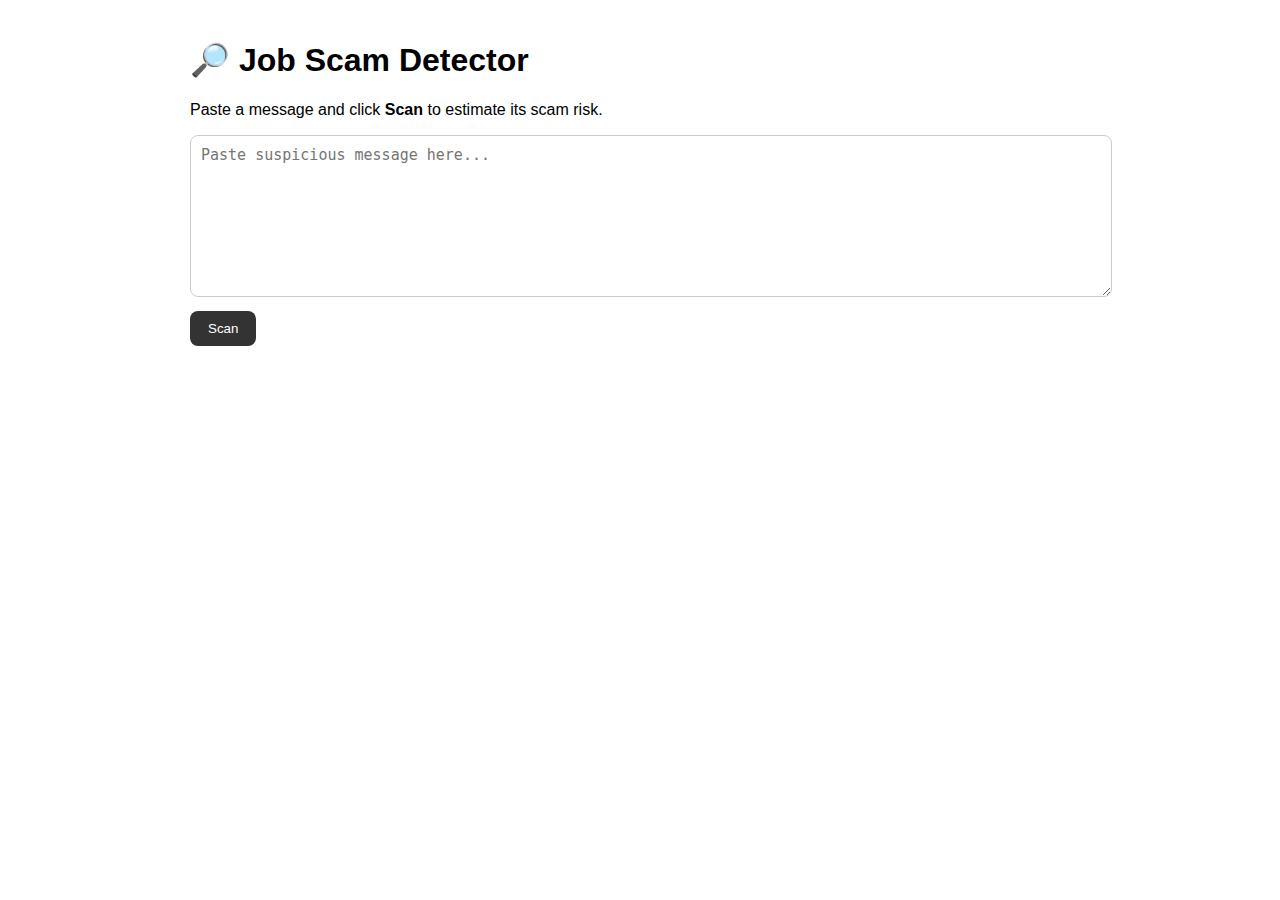
<file: scan-scanner.html>
<!doctype html>
<html lang="en">
<head>
<meta charset="utf-8" />
<meta name="viewport" content="width=device-width,initial-scale=1" />
<title>Vanilla Scam Scanner</title>
<style>
body { font-family: Poppins, Arial, sans-serif; padding:20px; max-width:900px; margin:auto; }
textarea { width:100%; height:140px; font-size:15px; padding:10px; border-radius:8px; border:1px solid #ccc; }
.result { margin-top:16px; padding:16px; border-radius:12px; transition:0.3s; }
.safe { background:#e6ffed; border:1px solid #7bd68a; }
.warn { background:#fff7e6; border:1px solid #f5c260; }
.scam { background:#ffecec; border:1px solid #f08a8a; }
button { padding:10px 18px; margin-top:10px; border:none; border-radius:8px; cursor:pointer; background:#333; color:#fff; }
button:hover { background:#555; }
.progress-container { width:100%; background:#eee; height:20px; border-radius:10px; margin-top:10px; overflow:hidden; }
.progress-bar { height:100%; width:0%; transition:width 0.6s ease; }
.progress-bar.safe { background:#4caf50; }
.progress-bar.warn { background:#f5c260; }
.progress-bar.scam { background:#f44336; }
</style>
</head>
<body>
<h1>🔎 Job Scam Detector </h1>
<p>Paste a message and click <b>Scan</b> to estimate its scam risk.</p>
<textarea id="message" placeholder="Paste suspicious message here..."></textarea>
<button id="scan">Scan</button>
<div id="result" class="result" style="display:none"></div>

<script>
document.getElementById("scan").addEventListener("click", function() {
  const msg = document.getElementById("message").value.trim().toLowerCase();
  if(!msg) return alert("Please paste a message to scan.");

  let score = 0;
  const reasons = [];

  const highRisk = ["verify your account","otp","one-time password","bank details","card number","cvv","password","pin","click here","urgent","account suspended","confirm now","limited time","verify now","transfer","gift card","send money","secure-login","login now","refund","pay now","payment required","wire transfer","reactivate","update info"];
  const mediumRisk = ["offer expires","selected winner","lucky draw","claim your prize","investment opportunity","make money fast","lottery","package held","customs fee","processing fee"];
  const urls = /https?:\/\/[^\s]+/g;
  const shortUrls = /bit\.ly|tinyurl|goo\.gl|t\.co|short\.link/;
  const urgency = ["2 hours","today","immediately","within 24"];

  highRisk.forEach(w => { if(msg.includes(w)) { score += 6; reasons.push("High-risk: "+w); } });
  mediumRisk.forEach(w => { if(msg.includes(w)) { score += 3; reasons.push("Medium-risk: "+w); } });
  if(urls.test(msg)) { score += 5; reasons.push("Contains URL"); }
  if(shortUrls.test(msg)) { score += 5; reasons.push("Contains short URL"); }
  urgency.forEach(w => { if(msg.includes(w)) { score += 3; reasons.push("Urgency: "+w); } });
  if(msg.match(/[A-Z]{4,}/)) { score += 2; reasons.push("All caps detected"); }
  if(msg.match(/!/g)?.length>=2) { score += 2; reasons.push("Excessive exclamation marks"); }

  // DIRECT SCALING: multiply total score to get 0-100%
  const riskPercent = Math.min(100, score*4); 

  let verdict="", level="";
  if(riskPercent >= 70) { verdict="🚨 High Risk: Likely Scam"; level="scam"; }
  else if(riskPercent >= 40) { verdict="⚠️ Medium Risk: Possibly Scam"; level="warn"; }
  else { verdict="✅ Safe"; level="safe"; }

  const out = document.getElementById("result");
  out.style.display='block';
  out.className='result '+level;
  out.innerHTML = `
    <h3>${verdict} — ${riskPercent}% Risk</h3>
    <div class="progress-container">
      <div class="progress-bar ${level}" style="width:0%" id="bar"></div>
    </div>
    ${reasons.length ? '<strong>Indicators:</strong><ul>'+reasons.map(r=>`<li>${r}</li>`).join('')+'</ul>':''}
  `;

  setTimeout(()=>{ document.getElementById('bar').style.width=riskPercent+'%'; },100);
});
</script>
</body>
</html>
</file>
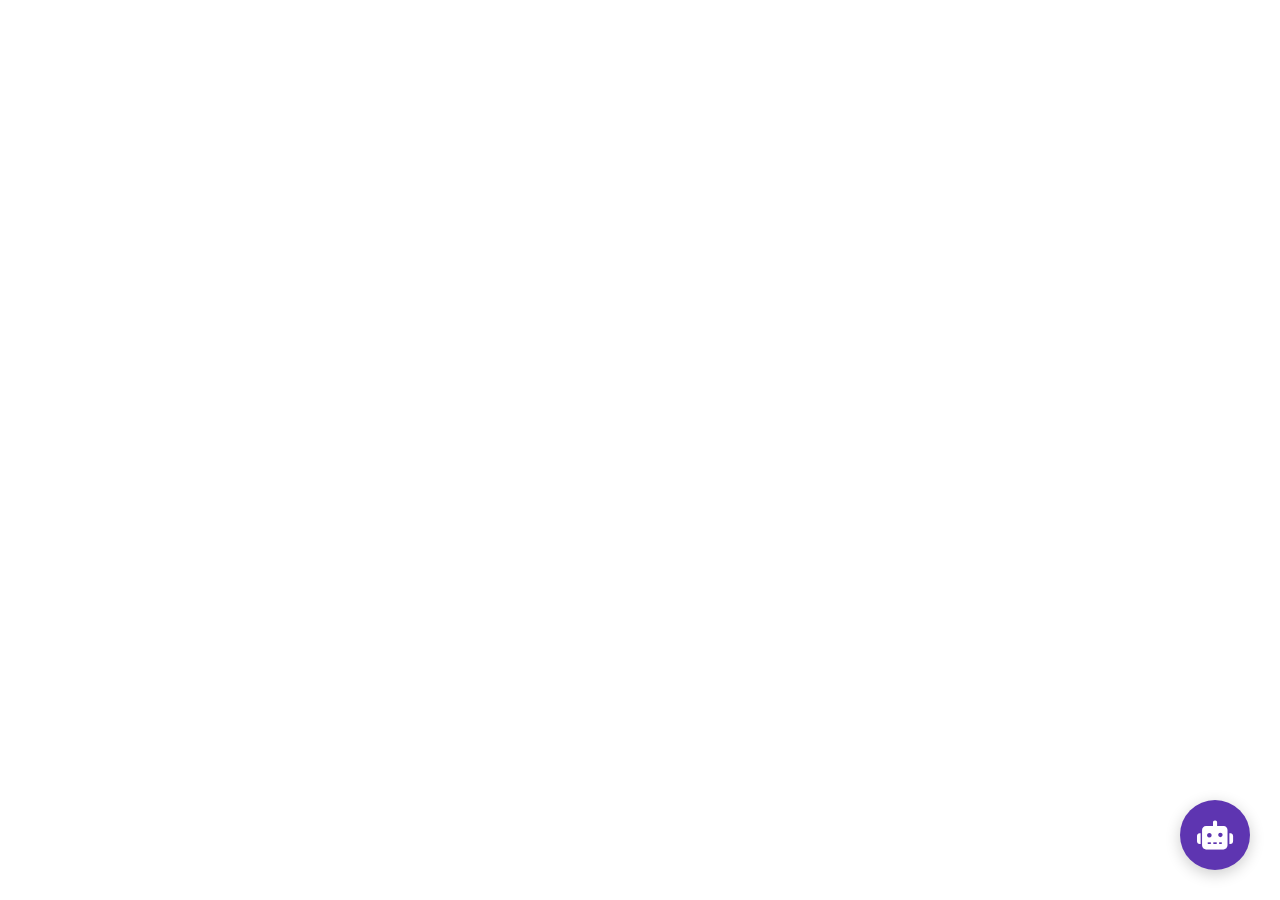
<file: Spark.html>
<!DOCTYPE html>
<html lang="en">
<head>
  <meta charset="UTF-8">
  <meta name="viewport" content="width=device-width, initial-scale=1.0">
  <title>Spark AI Assistant</title>
  <link rel="stylesheet" href="https://cdnjs.cloudflare.com/ajax/libs/font-awesome/6.4.0/css/all.min.css">
  <style>
    :root {
      --assistant-color: #5e35b1; /* Purple */
      --success-color: #2ECC40; /* Green */
      --warning-color: #FF4136; /* Red */
    }

    .assistant-container {
      position: fixed;
      bottom: 30px;
      right: 30px;
      z-index: 1000;
    }

    .navigation-path {
      position: fixed;
      bottom: 120px;
      right: 30px;
      background-color: var(--assistant-color);
      color: white;
      padding: 0.5rem 1rem;
      border-radius: 20px;
      display: none;
      z-index: 1001;
      max-width: 250px;
      text-align: center;
    }

    .assistant-button {
      width: 70px;
      height: 70px;
      border-radius: 50%;
      background-color: var(--assistant-color);
      color: white;
      border: none;
      cursor: pointer;
      display: flex;
      align-items: center;
      justify-content: center;
      font-size: 1.8rem;
      box-shadow: 0 4px 15px rgba(0, 0, 0, 0.2);
      transition: all 0.3s;
      position: relative;
    }

    .assistant-button:hover {
      transform: scale(1.1);
    }

    .assistant-button.listening {
      animation: pulse 1.5s infinite;
      background-color: var(--warning-color);
    }

    @keyframes pulse {
      0% { box-shadow: 0 0 0 0 rgba(255, 65, 54, 0.7); }
      70% { box-shadow: 0 0 0 15px rgba(255, 65, 54, 0); }
      100% { box-shadow: 0 0 0 0 rgba(255, 65, 54, 0); }
    }

    .assistant-chat {
      position: absolute;
      bottom: 90px;
      right: 0;
      width: 350px;
      max-height: 500px;
      background-color: white;
      border-radius: 12px;
      box-shadow: 0 5px 25px rgba(0, 0, 0, 0.2);
      overflow: hidden;
      display: none;
      flex-direction: column;
    }

    .chat-header {
      background-color: var(--assistant-color);
      color: white;
      padding: 1rem;
      display: flex;
      justify-content: space-between;
      align-items: center;
    }

    .language-selector {
      background-color: rgba(255, 255, 255, 0.2);
      border: none;
      color: white;
      padding: 0.3rem;
      border-radius: 4px;
    }

    .chat-messages {
      flex: 1;
      padding: 1rem;
      overflow-y: auto;
      max-height: 350px;
    }

    .message {
      margin-bottom: 1rem;
      padding: 0.8rem;
      border-radius: 18px;
      max-width: 80%;
      font-size: 0.9rem;
    }

    .ai-message {
      background-color: #f0f4f8;
      align-self: flex-start;
      border-bottom-left-radius: 4px;
    }

    .user-message {
      background-color: var(--assistant-color);
      color: white;
      margin-left: auto;
      border-bottom-right-radius: 4px;
    }

    .chat-input {
      display: flex;
      padding: 1rem;
      border-top: 1px solid #eee;
    }

    .chat-input input {
      flex: 1;
      padding: 0.8rem;
      border: 1px solid #ddd;
      border-radius: 20px;
      font-size: 0.9rem;
    }

    .send-btn {
      background: none;
      border: none;
      color: var(--assistant-color);
      font-size: 1.2rem;
      margin-left: 0.5rem;
      cursor: pointer;
    }

    .highlight {
      position: relative;
      z-index: 999;
      animation: highlight 2s infinite;
    }

    @keyframes highlight {
      0% { box-shadow: 0 0 0 0 rgba(94, 53, 177, 0.4); }
      100% { box-shadow: 0 0 0 10px rgba(94, 53, 177, 0); }
    }

    @media (max-width: 768px) {
      .assistant-chat {
        width: 90vw;
        right: 5vw;
      }
      
      .assistant-container {
        bottom: 20px;
        right: 20px;
      }
      
      .navigation-path {
        bottom: 100px;
        right: 20px;
      }
    }
  </style>
</head>
<body>
  <!-- Spark AI Assistant -->
  <div class="assistant-container">
    <div class="navigation-path" id="navigation-path">
      Following my voice to guide you...
    </div>
    
    <div class="assistant-chat" id="assistant-chat">
      <div class="chat-header">
        <span>Spark Assistant</span>
        <select class="language-selector" id="language-selector">
          <option value="en">English</option>
          <option value="tn">Setswana</option>
          <option value="zu">Zulu</option>
          <option value="xh">Xhosa</option>
          <option value="sn">Shona</option>
        </select>
      </div>
      <div class="chat-messages" id="chat-messages">
        <div class="message ai-message">
          <strong>Spark:</strong> Dumela! Hello! I'm Spark, your AI assistant. How can I help you today?
        </div>
      </div>
      <div class="chat-input">
        <input type="text" id="chat-input" placeholder="Type your message...">
        <button class="send-btn" id="send-btn"><i class="fas fa-paper-plane"></i></button>
      </div>
    </div>
    
    <button class="assistant-button" id="assistant-button">
      <i class="fas fa-robot"></i>
    </button>
  </div>

  <script>
    // Spark AI Assistant
    document.addEventListener('DOMContentLoaded', function() {
      const assistantButton = document.getElementById('assistant-button');
      const assistantChat = document.getElementById('assistant-chat');
      const chatMessages = document.getElementById('chat-messages');
      const chatInput = document.getElementById('chat-input');
      const sendBtn = document.getElementById('send-btn');
      const languageSelector = document.getElementById('language-selector');
      const navigationPath = document.getElementById('navigation-path');
      
      let recognition;
      let isListening = false;
      let currentLanguage = 'en';
      let highlightedElement = null;
      
      // Initialize speech recognition
      function initSpeechRecognition() {
        try {
          const SpeechRecognition = window.SpeechRecognition || window.webkitSpeechRecognition;
          recognition = new SpeechRecognition();
          recognition.continuous = false;
          recognition.lang = getRecognitionLanguage();
          
          recognition.onstart = function() {
            isListening = true;
            assistantButton.classList.add('listening');
            addMessage("Spark", getListeningMessage(), 'ai-message');
          };
          
          recognition.onresult = function(event) {
            const transcript = event.results[0][0].transcript;
            addMessage("You", transcript, 'user-message');
            processCommand(transcript);
          };
          
          recognition.onerror = function(event) {
            console.error('Speech recognition error', event.error);
            isListening = false;
            assistantButton.classList.remove('listening');
            addMessage("Spark", getErrorMessage(), 'ai-message');
          };
          
          recognition.onend = function() {
            isListening = false;
            assistantButton.classList.remove('listening');
          };
        } catch(e) {
          console.log('Speech recognition not supported', e);
          addMessage("Spark", getUnsupportedMessage(), 'ai-message');
        }
      }
      
      // Get recognition language code
      function getRecognitionLanguage() {
        const codes = {
          'en': 'en-US',
          'tn': 'af-ZA', // Fallback for Setswana
          'zu': 'af-ZA', // Fallback for Zulu
          'xh': 'af-ZA', // Fallback for Xhosa
          'sn': 'af-ZA'  // Fallback for Shona
        };
        return codes[currentLanguage] || 'en-US';
      }
      
      // Toggle chat window
      assistantButton.addEventListener('click', function() {
        if (assistantChat.style.display === 'flex') {
          assistantChat.style.display = 'none';
          if (isListening && recognition) {
            recognition.stop();
          }
        } else {
          assistantChat.style.display = 'flex';
          initSpeechRecognition();
        }
      });
      
      // Send message
      function sendMessage() {
        const message = chatInput.value.trim();
        if (message !== '') {
          addMessage("You", message, 'user-message');
          chatInput.value = '';
          processCommand(message);
        }
      }
      
      sendBtn.addEventListener('click', sendMessage);
      
      chatInput.addEventListener('keypress', function(e) {
        if (e.key === 'Enter') {
          sendMessage();
        }
      });
      
      // Add message to chat
      function addMessage(sender, text, className) {
        const messageDiv = document.createElement('div');
        messageDiv.className = `message ${className}`;
        messageDiv.innerHTML = `<strong>${sender}:</strong> ${text}`;
        chatMessages.appendChild(messageDiv);
        chatMessages.scrollTop = chatMessages.scrollHeight;
      }
      
      // Process user commands
      function processCommand(command) {
        const lowerCommand = command.toLowerCase();
        let response = "";
        let action = null;
        
        // Navigation commands
        if (lowerCommand.includes('go to') || lowerCommand.includes('show me') || lowerCommand.includes('take me to')) {
          let sectionId = null;
          
          if (lowerCommand.includes('home') || lowerCommand.includes('main')) {
            sectionId = '#home';
            response = getNavigationResponse('home');
          } else if (lowerCommand.includes('cv') || lowerCommand.includes('resume')) {
            sectionId = '#cv-builder';
            response = getNavigationResponse('cv');
          } else if (lowerCommand.includes('scam') || lowerCommand.includes('fraud')) {
            sectionId = '#scam-detector';
            response = getNavigationResponse('scam');
          } else if (lowerCommand.includes('job') || lowerCommand.includes('find work')) {
            sectionId = '#job-finder';
            response = getNavigationResponse('job');
          } else if (lowerCommand.includes('feedback') || lowerCommand.includes('comment')) {
            sectionId = '#feedback';
            response = getNavigationResponse('feedback');
          } else {
            response = getNavigationConfusedResponse();
          }
          
          if (sectionId) {
            action = () => navigateTo(sectionId);
          }
        } 
        // Language commands
        else if (lowerCommand.includes('speak') || lowerCommand.includes('language')) {
          if (lowerCommand.includes('setswana') || lowerCommand.includes('tswana')) {
            currentLanguage = 'tn';
            response = "Dumela! Ke tla bua le wena ka Setswana jaanong. Hello! I will now speak to you in Setswana.";
          } else if (lowerCommand.includes('zulu')) {
            currentLanguage = 'zu';
            response = "Sawubona! Ngizokhuluma nawe ngesiZulu manje. Hello! I will now speak to you in Zulu.";
          } else if (lowerCommand.includes('xhosa')) {
            currentLanguage = 'xh';
            response = "Molo! Ndiza kuthetha nawe ngesiXhosa ngoku. Hello! I will now speak to you in Xhosa.";
          } else if (lowerCommand.includes('shona')) {
            currentLanguage = 'sn';
            response = "Mhoro! Ndichataura newe muchiShona izvozvi. Hello! I will now speak to you in Shona.";
          } else {
            currentLanguage = 'en';
            response = "I'll switch back to English.";
          }
          languageSelector.value = currentLanguage;
        }
        // Help commands
        else if (lowerCommand.includes('help') || lowerCommand.includes('what can you do')) {
          response = getHelpResponse();
        }
        // Default response
        else {
          response = getDefaultResponse();
        }
        
        // Add response and execute action
        setTimeout(() => {
          addMessage("Spark", response, 'ai-message');
          if (action) action();
        }, 1000);
      }
      
      // Navigate to section with visual guidance
      function navigateTo(sectionId) {
        const element = document.querySelector(sectionId);
        if (element) {
          // Remove previous highlight
          if (highlightedElement) {
            highlightedElement.classList.remove('highlight');
          }
          
          // Add new highlight
          element.classList.add('highlight');
          highlightedElement = element;
          
          // Show navigation path
          navigationPath.style.display = 'block';
          navigationPath.textContent = getNavigationText(sectionId);
          
          // Scroll to element
          element.scrollIntoView({ behavior: 'smooth' });
          
          // Remove highlight after some time
          setTimeout(() => {
            if (highlightedElement) {
              highlightedElement.classList.remove('highlight');
              highlightedElement = null;
            }
            navigationPath.style.display = 'none';
          }, 5000);
        }
      }
      
      // Language selector change
      languageSelector.addEventListener('change', function() {
        currentLanguage = this.value;
        addMessage("Spark", getLanguageChangeMessage(this.value), 'ai-message');
      });
      
      // Multilingual responses
      function getListeningMessage() {
        const messages = {
          'en': "I'm listening...",
          'tn': "Ke a reetsa...",
          'zu': "Ngiyalalela...",
          'xh': "Ndiphulaphula...",
          'sn': "Ndiri kuteerera..."
        };
        return messages[currentLanguage] || messages['en'];
      }
      
      function getErrorMessage() {
        const messages = {
          'en': "Sorry, I didn't catch that. Please try again.",
          'tn': "Ke kopa tshwarelo, ga ke a utlwa. Lekisa gape.",
          'zu': "Uxolo, angikuzwanga. Zama futhi.",
          'xh': "Uxolo, andikuvanga. Zama kwakhona.",
          'sn': "Ndine urombo, handina kukunzwa. Edza zvakare."
        };
        return messages[currentLanguage] || messages['en'];
      }
      
      function getUnsupportedMessage() {
        const messages = {
          'en': "Voice commands are not supported in your browser. Please type your requests.",
          'tn': "Ditaelo tsa lentswe ga di a tshegetswa mo sebatleng sa gago. Tsaya mo go kwala ditaelo tsa gago.",
          'zu': "Ama-voisi awasekeli kusebenzisa isiphequluli sakho. Sicela uthayiphe izicelo zakho.",
          'xh': "Iivawundi azixhaswanga kwiphequluli yakho. Nceda uchwetheze izicelo zakho.",
          'sn': "Mirairo yezwi haitsigirwi mubrowser yako. Ndapota nyora zvikumbiro zvako."
        };
        return messages[currentLanguage] || messages['en'];
      }
      
      function getNavigationResponse(section) {
        const responses = {
          'home': {
            'en': "Taking you to the home section.",
            'tn': "Ke a go isa kwa karolong ya mathomo.",
            'zu': "Ngikuholela esigabeni sasekhaya.",
            'xh': "Ndikuthumela kwicandelo lasekhaya.",
            'sn': "Ndiri kukuendesa kuchikamu chekutanga."
          },
          'cv': {
            'en': "Taking you to the CV Builder section.",
            'tn': "Ke a go isa kwa karolong ya CV Builder.",
            'zu': "Ngikuholela esigabeni sokuqala se-CV.",
            'xh': "Ndikuthumela kwicandelo lokuqala le-CV.",
            'sn': "Ndiri kukuendesa kuchikamu cheCV Builder."
          },
          'scam': {
            'en': "Taking you to the Scam Detector section.",
            'tn': "Ke a go isa kwa karolong ya Scam Detector.",
            'zu': "Ngikuholela esigabeni sokuqapha amakhohliso.",
            'xh': "Ndikuthumela kwicandelo lokufumanisa amakhohlozo.",
            'sn': "Ndiri kukuendesa kuchikamu cheScam Detector."
          },
          'job': {
            'en': "Taking you to the Job Finder section.",
            'tn': "Ke a go isa kwa karolong ya Job Finder.",
            'zu': "Ngikuholela esigabeni sokuthola umsebenzi.",
            'xh': "Ndikuthumela kwicandelo lokufumana umsebenzi.",
            'sn': "Ndiri kukuendesa kuchikamu cheJob Finder."
          },
          'feedback': {
            'en': "Taking you to the Feedback section.",
            'tn': "Ke a go isa kwa karolong ya Feedback.",
            'zu': "Ngikuholela esigabeni sempendulo.",
            'xh': "Ndikuthumela kwicandelo leempendulo.",
            'sn': "Ndiri kukuendesa kuchikamu cheFeedback."
          }
        };
        return responses[section][currentLanguage] || responses[section]['en'];
      }
      
      function getNavigationConfusedResponse() {
        const messages = {
          'en': "I'm not sure which section you want. You can say 'Go to CV Builder' or 'Take me to the Scam Detector'.",
          'tn': "Ga ke a tlhaloganya gore o batla kwa karolong efe. O ka re 'Tsamaya kwa CV Builder' kgotsa 'Ntshwarele kwa Scam Detector'.",
          'zu': "Angiqinisekile ukuthi ufuna isigaba siphi. Ungasho ukuthi 'Hamba ku-CV Builder' noma 'Ngiholele kumtshina wokuthola amakhohliso'.",
          'xh': "Andiqinisekanga ukuba ufuna icandelo liphi. Ungathi 'Yiya kwi-CV Builder' okanye 'Ndikhuphele kumtshina wokufumanisa amakhohlozo'.",
          'sn': "Handina chokwadi chekuti unoda chikamu chipi. Unogona kuti 'Enda kuCV Builder' kana 'Nditungamidze kuScam Detector'."
        };
        return messages[currentLanguage] || messages['en'];
      }
      
      function getHelpResponse() {
        const messages = {
          'en': "I can help you with: \n- Navigating the website (just say 'Go to CV Builder')\n- Building a professional CV\n- Detecting job scams\n- Finding job opportunities\n- Switching languages (English, Setswana, Zulu, Xhosa, Shona)\n\nTry saying 'Take me to the scam detector' or 'Help me build a CV'",
          'tn': "Ke ka go thusa ka: \n- Go tsamaya mo webosaeteng (re fela 'Tsamaya kwa CV Builder')\n- Go aga CV ya porofešenale\n- Go lemoga dikgwebo tsa mantsi\n- Go bona ditšhono tša mošomo\n- Go fetola dipolelo (Sekgoa, Setswana, Sezulu, Sexhosa, Shona)\n\nLeka go re 'Mpelela kwa scam detector' kgotsa 'Nthuse go aga CV'",
          'zu': "Ngingakusiza nge: \n- Ukuzulazula kwiwebhusayithi (vele uthi 'Hamba ku-CV Builder')\n- Ukwakha i-CV yobuchwepheshe\n- Ukuthola amakhohliso emisebenzi\n- Ukuthola amathuba emisebenzi\n- Ukushintsha izilimi (IsiNgisi, isiZulu, isiXhosa, isiShona)\n\nZama ukusho ukuthi 'Ngiholele kumtshina wokuthola amakhohliso' noma 'Ngisize ngakhe i-CV'",
          'xh': "Ndinokukunceda nge: \n- Ukukhokela kwiwebhusayithi (vele uthi 'Yiya kwi-CV Builder')\n- Ukwakha i-CV yobuchule\n- Ukufumanisa amakhohlozo emisebenzi\n- Ukufumana amathuba emisebenzi\n- Ukutshintsha iilwimi (IsiNgesi, isiXhosa, isiZulu, isiShona)\n\nZama ukuthi 'Ndikhuphele kumtshina wokufumanisa amakhohlozo' okanye 'Ndincele ukwakha i-CV'",
          'sn': "Ndinogona kukubatsira ne: \n- Kufambisa pawebsite (ingo taura 'Enda kuCV Builder')\n- Kugadzira CV yehunyanzvi\n- Kuona scams dzebasa\n- Kuwana mikana yebasa\n- Kuchinja mitauro (Chirungu, Setswana, Zulu, Xhosa, Shona)\n\nEdza kutaura 'Nditungamidze kuScam Detector' kana 'Ndirangarire kugadzira CV'"
        };
        return messages[currentLanguage] || messages['en'];
      }
      
      function getDefaultResponse() {
        const messages = {
          'en': "I'm not sure I understand. You can ask me to navigate the website, help with your CV, or detect scams. Try saying 'Help' for more options.",
          'tn': "Ga ke a tlhaloganya. O ka mpotsa gore ke go thusetse go tsamaya mo webosaeteng, go aga CV kgotsa go lemoga dikgwebo tsa mantsi. Leka go re 'Thusa' gore o bone ditlhopha tse dingwe.",
          'zu': "Angiqondi kahle. Ungangibuza ukuthi ngikukhokhele kwiwebhusayithi, ngisize nge-CV yakho, noma ngithole amakhohliso. Zama ukusho ukuthi 'Usizo' ukuze uthole ezinye izinketho.",
          'xh': "Andiqondi kakuhle. Ungandibuzela ukuba ndikukhokele kwiwebhusayithi, ndikuncede nge-CV yakho, okanye ndifumanise amakhohlozo. Zama ukuthi 'Nceda' ukuze ufumane ezinye iinketho.",
          'sn': "Handina chokwadi chekuti ndinonzwisisa. Unogona kundibvunza kufambisa pawebsite, kubatsira neCV yako, kana kuona scams. Edza kutaura 'Rubatsiro' kuti uwane dzimwe sarudzo."
        };
        return messages[currentLanguage] || messages['en'];
      }
      
      function getNavigationText(sectionId) {
        const sections = {
          '#home': { 
            'en': "Taking you to the home section",
            'tn': "Ke a go isa kwa karolong ya mathomo",
            'zu': "Ngikuholela esigabeni sasekhaya",
            'xh': "Ndikuthumela kwicandelo lasekhaya",
            'sn': "Ndiri kukuendesa kuchikamu chekutanga"
          },
          '#cv-builder': { 
            'en': "Taking you to the CV Builder",
            'tn': "Ke a go isa kwa CV Builder",
            'zu': "Ngikuholela kumakhi we-CV",
            'xh': "Ndikuthumela kumakhi we-CV",
            'sn': "Ndiri kukuendesa kuCV Builder"
          },
          '#scam-detector': { 
            'en': "Taking you to the Scam Detector",
            'tn': "Ke a go isa kwa Scam Detector",
            'zu': "Ngikuholela kumtshina wokuthola amakhohliso",
            'xh': "Ndikuthumela kumtshina wokufumanisa amakhohlozo",
            'sn': "Ndiri kukuendesa kuScam Detector"
          },
          '#job-finder': { 
            'en': "Taking you to the Job Finder",
            'tn': "Ke a go isa kwa Job Finder",
            'zu': "Ngikuholela kumtshina wokuthola umsebenzi",
            'xh': "Ndikuthumela kumtshina wokufumana umsebenzi",
            'sn': "Ndiri kukuendesa kuJob Finder"
          },
          '#feedback': { 
            'en': "Taking you to the Feedback section",
            'tn': "Ke a go isa kwa karolong ya Feedback",
            'zu': "Ngikuholela esigabeni sempendulo",
            'xh': "Ndikuthumela kwicandelo leempendulo",
            'sn': "Ndiri kukuendesa kuchikamu cheFeedback"
          }
        };
        
        return sections[sectionId][currentLanguage] || sections[sectionId]['en'];
      }
      
      function getLanguageChangeMessage(lang) {
        const messages = {
          'en': "I'll now speak in English. How can I help you?",
          'tn': "Jaanong ke tla bua le wena ka Setswana. O ka nthusa jang?",
          'zu': "Manje ngizokhuluma ngesiZulu. Ngingakusiza ngani?",
          'xh': "Ngoku ndiza kuthetha ngesiXhosa. Ndingakunceda njani?",
          'sn': "Izvozvi ndichataura newe muchiShona. Ndingakubatsira sei?"
        };
        return messages[lang];
      }
      
      // Initial greeting based on browser language
      if (navigator.language.includes('tn') || navigator.language.includes('zu') || 
          navigator.language.includes('xh') || navigator.language.includes('sn')) {
        currentLanguage = navigator.language.substring(0, 2);
        languageSelector.value = currentLanguage;
      }
    });
  </script>
</body>
</html>
</file>
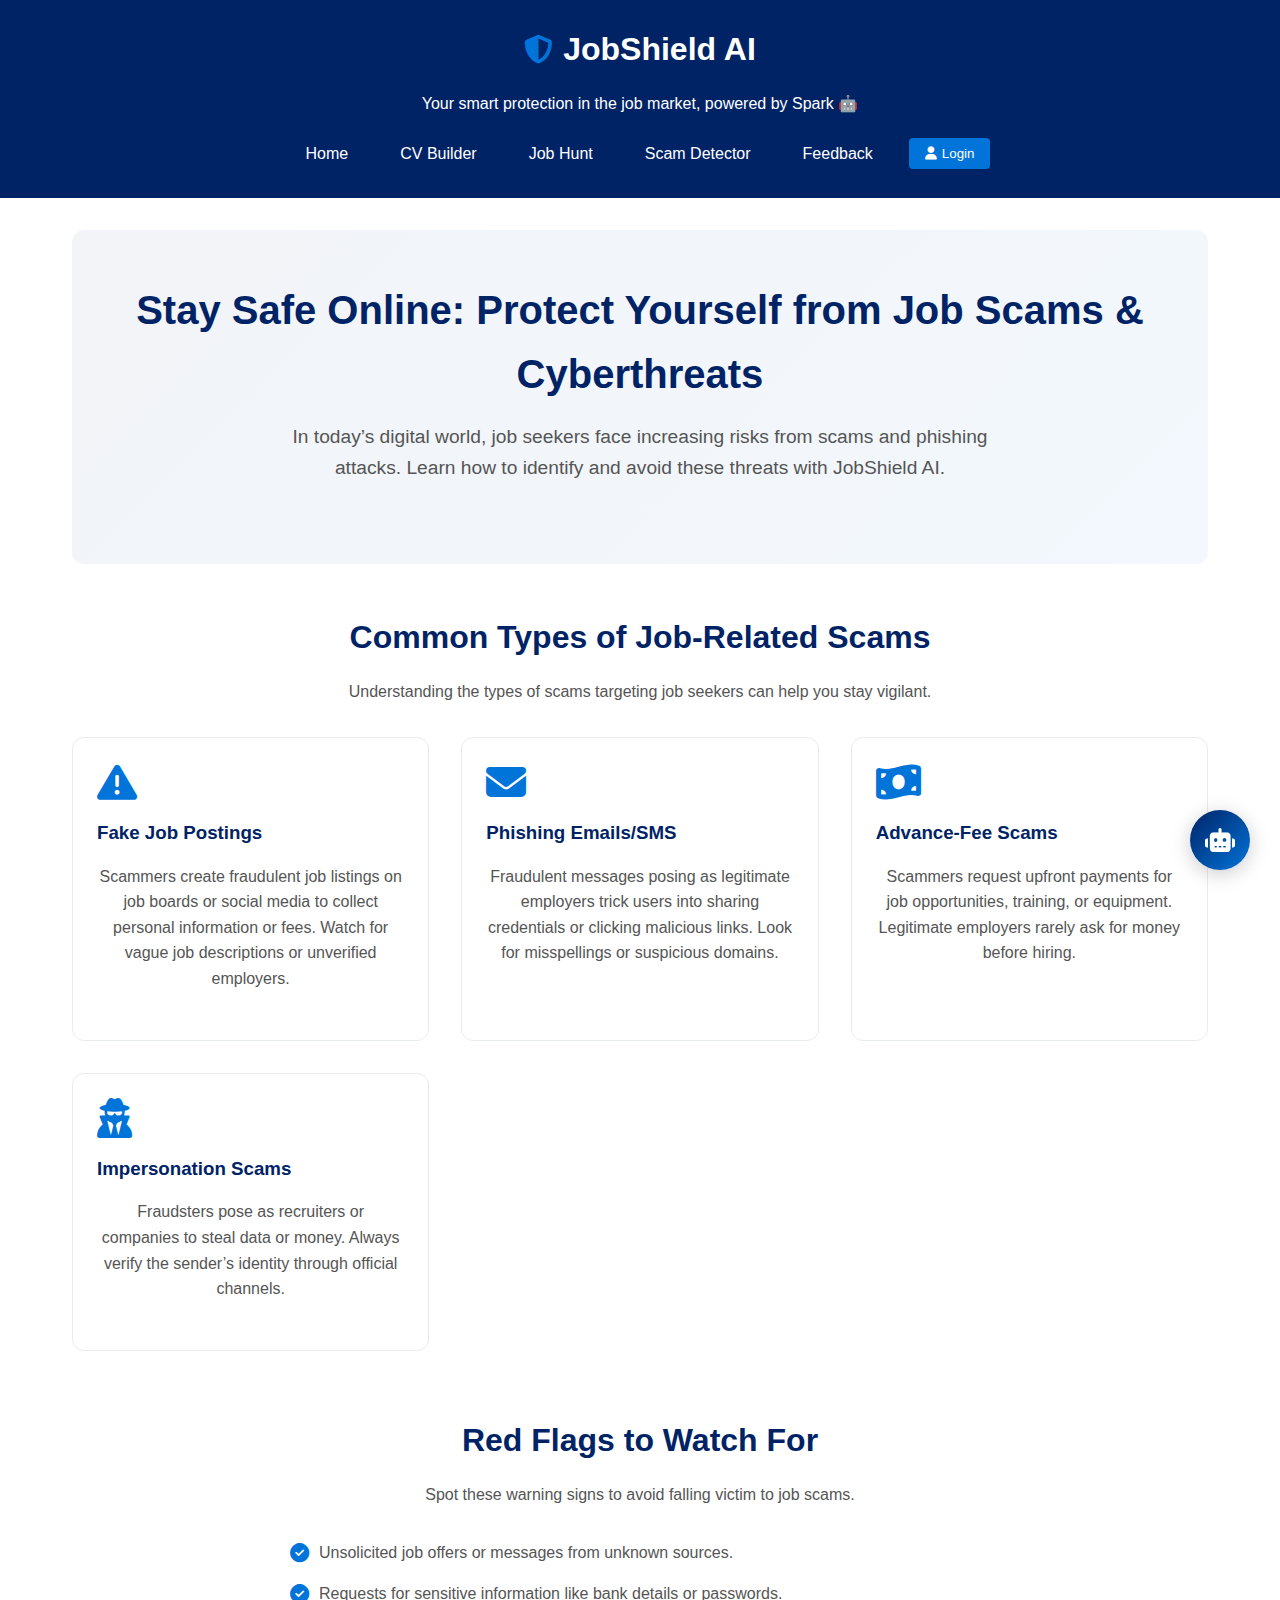
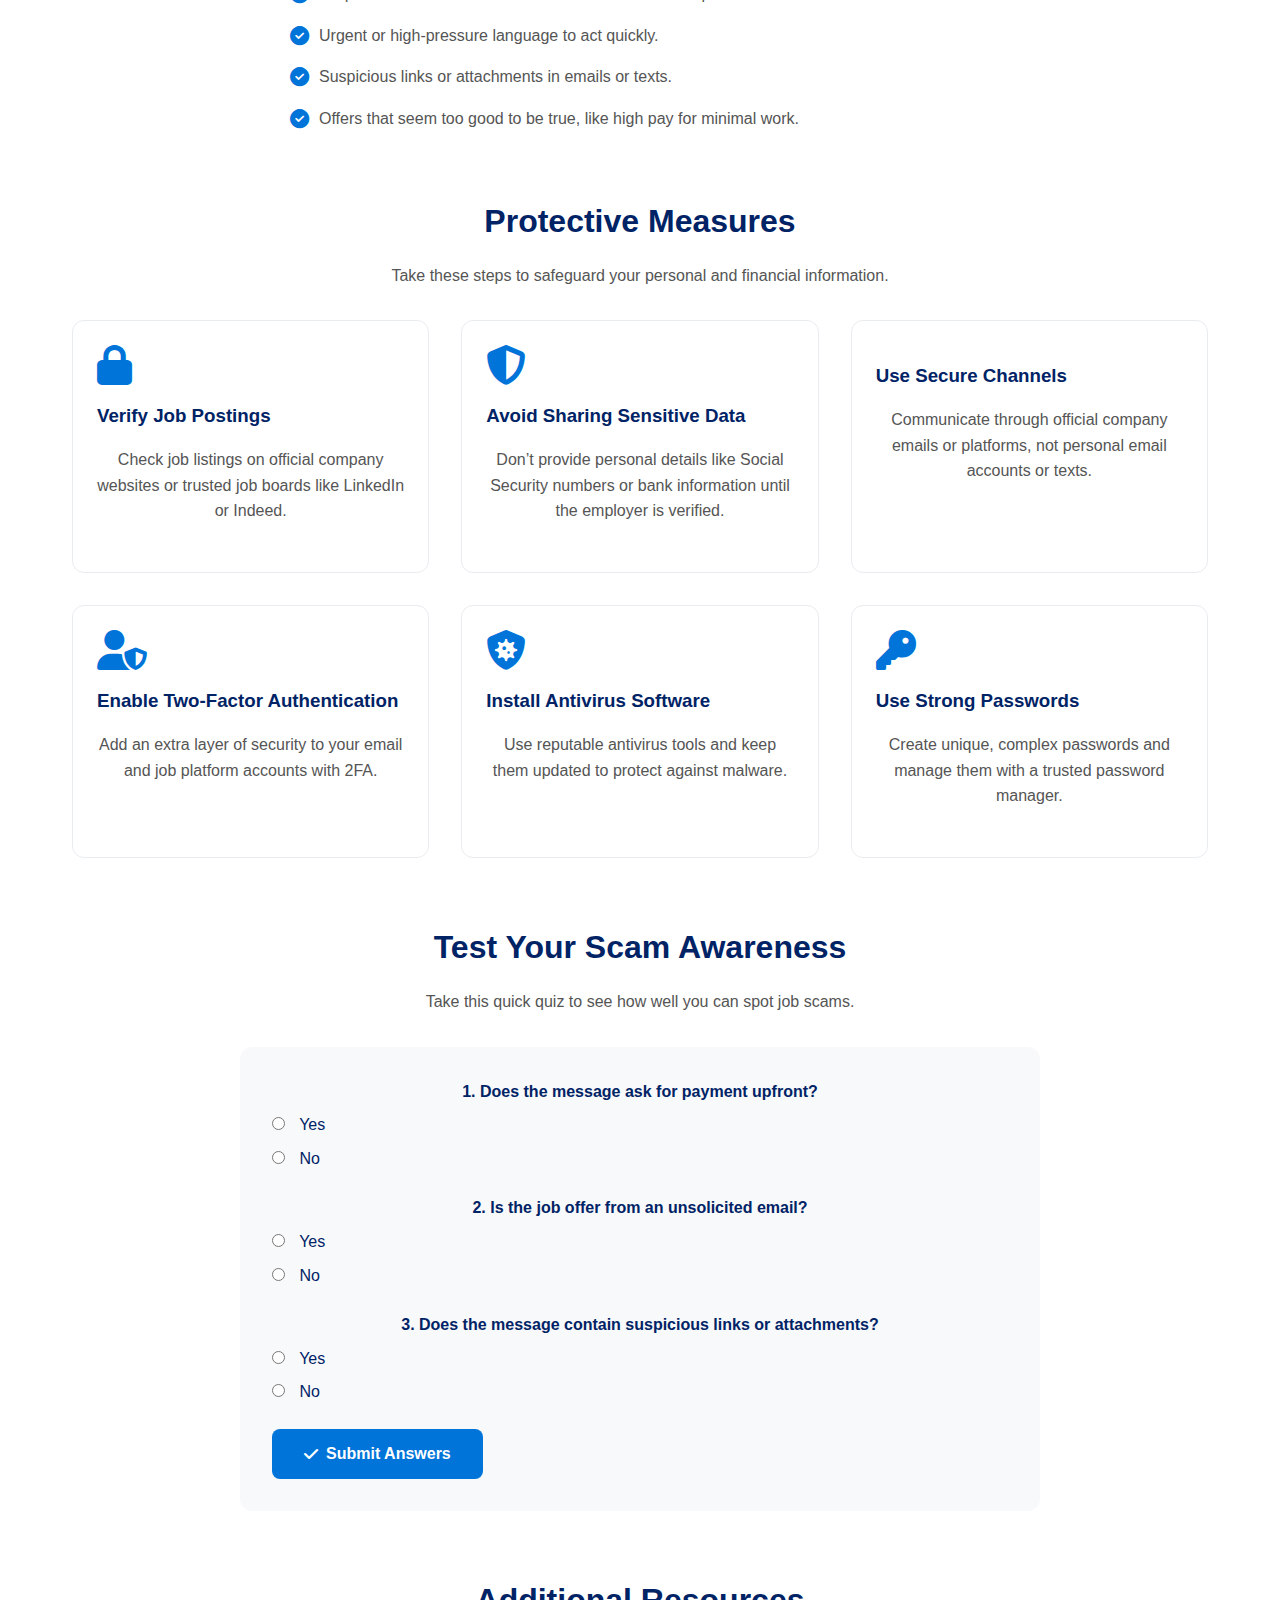
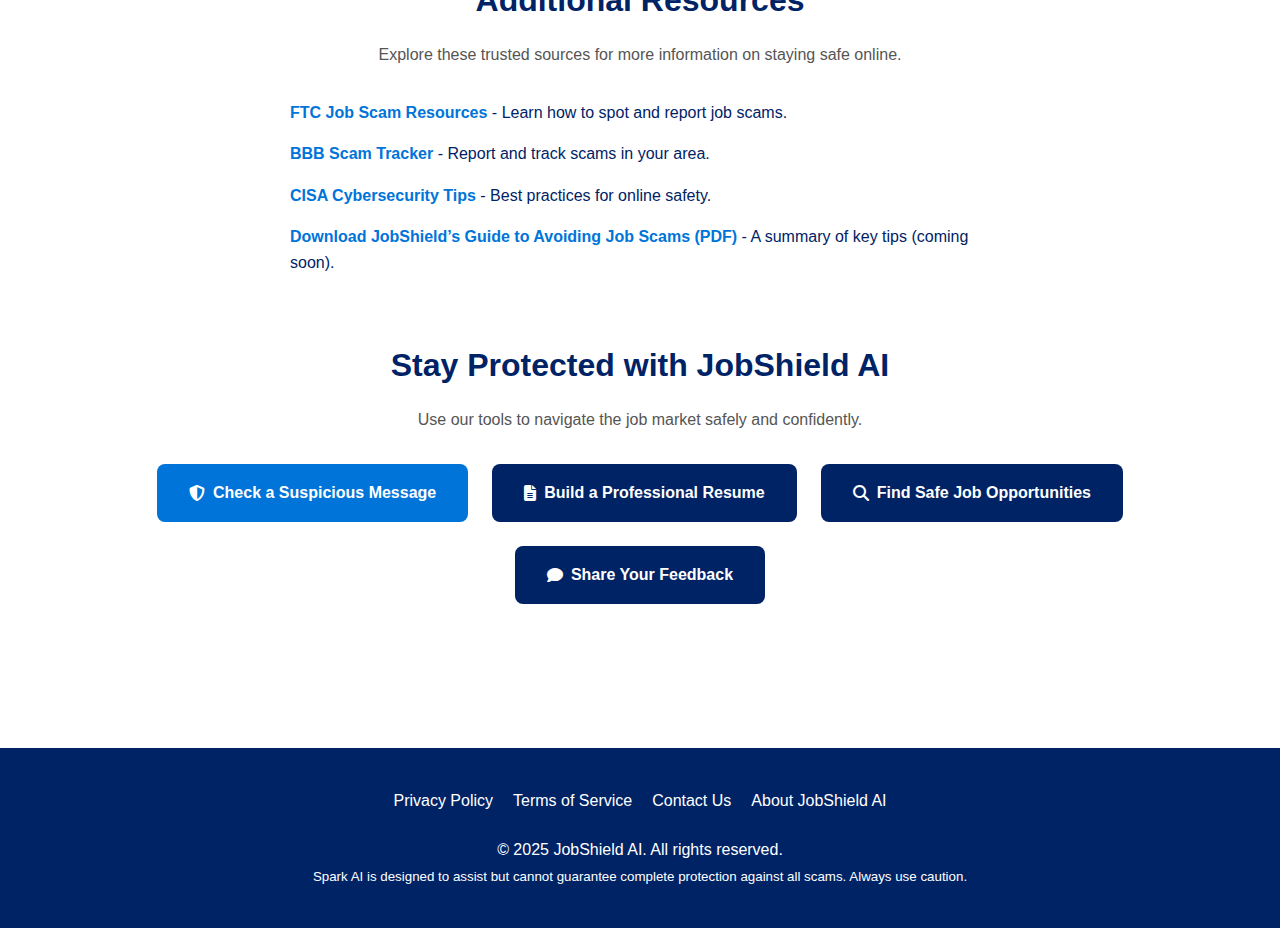
<file: StaySafeOnline.html>
<!DOCTYPE html>
<html lang="en">
<head>
  <meta charset="UTF-8" />
  <meta name="viewport" content="width=device-width, initial-scale=1.0"/>
  <title>Stay Safe Online - JobShield AI</title>
  <link rel="stylesheet" href="https://cdnjs.cloudflare.com/ajax/libs/font-awesome/6.4.0/css/all.min.css">
  <style>
    :root {
      --primary-color: #002366; /* Navy Blue */
      --secondary-color: #ffffff; /* White */
      --accent-color: #0074D9; /* Bright Blue */
      --light-bg: #f8f9fa;
      --success-color: #28a745;
    }

    * {
      margin: 0;
      padding: 0;
      box-sizing: border-box;
    }

    body {
      font-family: 'Segoe UI', sans-serif;
      background-color: var(--secondary-color);
      color: var(--primary-color);
      line-height: 1.6;
    }

    header {
      background-color: var(--primary-color);
      color: var(--secondary-color);
      padding: 1.5rem;
      text-align: center;
      position: relative;
    }

    .logo {
      display: flex;
      align-items: center;
      justify-content: center;
      gap: 10px;
      margin-bottom: 1rem;
    }

    .logo i {
      color: var(--accent-color);
      font-size: 1.8rem;
    }

    nav {
      display: flex;
      justify-content: center;
      align-items: center;
      gap: 20px;
      margin-top: 1rem;
      flex-wrap: wrap;
    }

    nav a {
      color: var(--secondary-color);
      text-decoration: none;
      padding: 0.5rem 1rem;
      border-radius: 4px;
      transition: background-color 0.3s;
    }

    nav a:hover {
      background-color: rgba(255, 255, 255, 0.2);
    }

    nav a.active {
      background-color: var(--accent-color);
    }

    .auth-buttons {
      display: flex;
      align-items: center;
      gap: 10px;
    }

    .auth-btn {
      background: var(--accent-color);
      color: white;
      border: none;
      padding: 0.5rem 1rem;
      border-radius: 4px;
      cursor: pointer;
      transition: background-color 0.3s;
      display: flex;
      align-items: center;
      gap: 5px;
    }

    .auth-btn:hover {
      background: #0063b3;
    }

    #user-welcome {
      color: var(--secondary-color);
      font-size: 0.9rem;
    }

    main {
      padding: 2rem;
      max-width: 1200px;
      margin: 0 auto;
    }

    .hero {
      text-align: center;
      margin-bottom: 3rem;
      padding: 3rem 1rem;
      background: linear-gradient(135deg, rgba(0, 35, 102, 0.05) 0%, rgba(0, 116, 217, 0.05) 100%);
      border-radius: 12px;
    }

    .hero h2 {
      font-size: 2.5rem;
      margin-bottom: 1rem;
      color: var(--primary-color);
    }

    .hero p {
      font-size: 1.2rem;
      max-width: 700px;
      margin: 0 auto 2rem;
      color: #555;
    }

    section {
      margin-bottom: 4rem;
    }

    section h2 {
      font-size: 2rem;
      margin-bottom: 1rem;
      color: var(--primary-color);
      text-align: center;
    }

    section p {
      text-align: center;
      max-width: 700px;
      margin: 0 auto 2rem;
      color: #555;
    }

    .scam-types, .protective-measures {
      display: grid;
      grid-template-columns: repeat(auto-fit, minmax(300px, 1fr));
      gap: 2rem;
      margin: 2rem 0;
    }

    .scam-card, .measure-card {
      border: 1px solid #e9ecef;
      border-radius: 12px;
      padding: 1.5rem;
      transition: transform 0.3s, box-shadow 0.3s;
      background: var(--secondary-color);
      display: flex;
      flex-direction: column;
      height: 100%;
    }

    .scam-card:hover, .measure-card:hover {
      transform: translateY(-5px);
      box-shadow: 0 10px 20px rgba(0, 0, 0, 0.1);
    }

    .scam-card i, .measure-card i {
      font-size: 2.5rem;
      color: var(--accent-color);
      margin-bottom: 1rem;
    }

    .scam-card h3, .measure-card h3 {
      margin-bottom: 1rem;
      color: var(--primary-color);
    }

    .scam-card p, .measure-card p {
      flex-grow: 1;
      margin-bottom: 1.5rem;
      color: #555;
    }

    .red-flags ul {
      list-style: none;
      max-width: 700px;
      margin: 0 auto;
    }

    .red-flags li {
      display: flex;
      align-items: flex-start;
      gap: 10px;
      margin-bottom: 1rem;
      font-size: 1rem;
      color: #555;
    }

    .red-flags li i {
      color: var(--accent-color);
      font-size: 1.2rem;
      margin-top: 4px;
    }

    .quiz-container {
      background-color: var(--light-bg);
      padding: 2rem;
      border-radius: 12px;
      max-width: 800px;
      margin: 0 auto;
    }

    .quiz-question {
      margin-bottom: 1.5rem;
    }

    .quiz-question p {
      font-weight: 600;
      margin-bottom: 0.5rem;
      color: var(--primary-color);
    }

    .quiz-question label {
      display: block;
      margin: 0.5rem 0;
      cursor: pointer;
    }

    .quiz-question input[type="radio"] {
      margin-right: 10px;
    }

    .quiz-results {
      margin-top: 1.5rem;
      padding: 1.5rem;
      border-radius: 8px;
      display: none;
    }

    .quiz-results.success {
      background-color: #d4edda;
      border: 1px solid #c3e6cb;
      color: #155724;
    }

    .quiz-results.warning {
      background-color: #fff3cd;
      border: 1px solid #ffeaa7;
      color: #856404;
    }

    .cta-buttons {
      display: flex;
      justify-content: center;
      gap: 1.5rem;
      flex-wrap: wrap;
      margin: 2rem 0;
    }

    .cta-button {
      background-color: var(--primary-color);
      color: var(--secondary-color);
      border: none;
      padding: 1rem 2rem;
      border-radius: 8px;
      font-size: 1rem;
      cursor: pointer;
      transition: background-color 0.3s ease, transform 0.3s;
      display: inline-flex;
      align-items: center;
      gap: 8px;
      font-weight: 600;
      text-decoration: none;
    }

    .cta-button:hover {
      background-color: #003366;
      transform: translateY(-2px);
      box-shadow: 0 5px 15px rgba(0, 0, 0, 0.1);
    }

    .cta-button.secondary {
      background-color: var(--accent-color);
    }

    .cta-button.secondary:hover {
      background-color: #0063b3;
    }

    .resources ul {
      list-style: none;
      max-width: 700px;
      margin: 0 auto;
    }

    .resources li {
      margin-bottom: 1rem;
    }

    .resources a {
      color: var(--accent-color);
      text-decoration: none;
      font-weight: 600;
    }

    .resources a:hover {
      text-decoration: underline;
    }

    footer {
      background-color: var(--primary-color);
      color: var(--secondary-color);
      text-align: center;
      padding: 2.5rem;
      margin-top: 3rem;
    }

    .footer-links {
      display: flex;
      justify-content: center;
      gap: 20px;
      margin-bottom: 1.5rem;
      flex-wrap: wrap;
    }

    .footer-links a {
      color: var(--secondary-color);
      text-decoration: none;
    }

    .footer-links a:hover {
      text-decoration: underline;
    }

    /* AI Assistant Floating Button */
    .ai-assistant-btn {
      position: fixed;
      bottom: 30px;
      right: 30px;
      width: 60px;
      height: 60px;
      background: linear-gradient(135deg, var(--primary-color) 0%, var(--accent-color) 100%);
      border-radius: 50%;
      display: flex;
      align-items: center;
      justify-content: center;
      cursor: pointer;
      box-shadow: 0 4px 20px rgba(0, 0, 0, 0.2);
      z-index: 100;
      transition: all 0.3s;
    }

    .ai-assistant-btn:hover {
      transform: scale(1.1);
    }

    .ai-assistant-btn i {
      color: white;
      font-size: 1.5rem;
    }

    .ai-assistant-btn.listening {
      animation: pulse 1.5s infinite;
      background: linear-gradient(135deg, #FF4136 0%, #FF6B6B 100%);
    }

    /* AI Assistant Chat Interface */
    .ai-assistant-chat {
      position: fixed;
      bottom: 100px;
      right: 30px;
      width: 350px;
      background-color: white;
      border-radius: 12px;
      box-shadow: 0 10px 30px rgba(0, 0, 0, 0.2);
      overflow: hidden;
      transform: translateY(20px);
      opacity: 0;
      visibility: hidden;
      transition: all 0.3s;
      z-index: 101;
    }

    .ai-assistant-chat.active {
      transform: translateY(0);
      opacity: 1;
      visibility: visible;
    }

    .chat-header {
      background-color: var(--primary-color);
      color: white;
      padding: 1rem;
      display: flex;
      justify-content: space-between;
      align-items: center;
    }

    .chat-header h3 {
      margin: 0;
      font-size: 1rem;
    }

    .close-chat {
      background: none;
      border: none;
      color: white;
      cursor: pointer;
      font-size: 1.2rem;
    }

    .chat-messages {
      height: 300px;
      overflow-y: auto;
      padding: 1rem;
    }

    .message {
      margin-bottom: 1rem;
      padding: 0.8rem 1rem;
      border-radius: 18px;
      max-width: 80%;
      font-size: 0.9rem;
      line-height: 1.4;
    }

    .ai-message {
      background-color: #f0f8ff;
      margin-right: auto;
      border-bottom-left-radius: 4px;
      color: #333;
    }

    .user-message {
      background-color: var(--primary-color);
      color: white;
      margin-left: auto;
      border-bottom-right-radius: 4px;
    }

    .chat-input {
      display: flex;
      padding: 1rem;
      border-top: 1px solid #eee;
    }

    .chat-input input {
      flex: 1;
      padding: 0.8rem;
      border: 1px solid #ddd;
      border-radius: 8px;
      margin-right: 10px;
    }

    .send-btn {
      background-color: var(--accent-color);
      color: white;
      border: none;
      border-radius: 8px;
      padding: 0 1rem;
      cursor: pointer;
    }

    @keyframes pulse {
      0% { box-shadow: 0 0 0 0 rgba(255, 65, 54, 0.7); }
      70% { box-shadow: 0 0 0 15px rgba(255, 65, 54, 0); }
      100% { box-shadow: 0 0 0 0 rgba(255, 65, 54, 0); }
    }

    @media (max-width: 768px) {
      .scam-types, .protective-measures {
        grid-template-columns: 1fr;
      }

      nav {
        flex-direction: column;
        align-items: center;
        gap: 10px;
      }

      .ai-assistant-chat {
        width: 90%;
        right: 5%;
      }

      .hero h2 {
        font-size: 2rem;
      }
    }
  </style>
</head>
<body>
  <header>
    <div class="logo">
      <i class="fas fa-shield-alt"></i>
      <h1>JobShield AI</h1>
    </div>
    <p>Your smart protection in the job market, powered by Spark 🤖</p>
    <nav>
      <a href="index.html">Home</a>
      <a href="CVbuilder.html">CV Builder</a>
      <a href="jobhunt.html">Job Hunt</a>
      <a href="Scamdetector.html">Scam Detector</a>
      <a href="feedback.html">Feedback</a>
      <div class="auth-buttons">
        <span id="user-welcome" style="display: none;"></span>
        <button id="auth-btn" class="auth-btn">
          <i class="fas fa-user"></i> Login
        </button>
      </div>
    </nav>
  </header>

  <main>
    <section class="hero">
      <h2>Stay Safe Online: Protect Yourself from Job Scams & Cyberthreats</h2>
      <p>In today’s digital world, job seekers face increasing risks from scams and phishing attacks. Learn how to identify and avoid these threats with JobShield AI.</p>
    </section>

    <section id="scam-types">
      <h2>Common Types of Job-Related Scams</h2>
      <p>Understanding the types of scams targeting job seekers can help you stay vigilant.</p>
      <div class="scam-types">
        <div class="scam-card">
          <i class="fas fa-exclamation-triangle"></i>
          <h3>Fake Job Postings</h3>
          <p>Scammers create fraudulent job listings on job boards or social media to collect personal information or fees. Watch for vague job descriptions or unverified employers.</p>
        </div>
        <div class="scam-card">
          <i class="fas fa-envelope"></i>
          <h3>Phishing Emails/SMS</h3>
          <p>Fraudulent messages posing as legitimate employers trick users into sharing credentials or clicking malicious links. Look for misspellings or suspicious domains.</p>
        </div>
        <div class="scam-card">
          <i class="fas fa-money-bill-wave"></i>
          <h3>Advance-Fee Scams</h3>
          <p>Scammers request upfront payments for job opportunities, training, or equipment. Legitimate employers rarely ask for money before hiring.</p>
        </div>
        <div class="scam-card">
          <i class="fas fa-user-secret"></i>
          <h3>Impersonation Scams</h3>
          <p>Fraudsters pose as recruiters or companies to steal data or money. Always verify the sender’s identity through official channels.</p>
        </div>
      </div>
    </section>

    <section id="red-flags">
      <h2>Red Flags to Watch For</h2>
      <p>Spot these warning signs to avoid falling victim to job scams.</p>
      <div class="red-flags">
        <ul>
          <li><i class="fas fa-check-circle"></i> Unsolicited job offers or messages from unknown sources.</li>
          <li><i class="fas fa-check-circle"></i> Requests for sensitive information like bank details or passwords.</li>
          <li><i class="fas fa-check-circle"></i> Urgent or high-pressure language to act quickly.</li>
          <li><i class="fas fa-check-circle"></i> Suspicious links or attachments in emails or texts.</li>
          <li><i class="fas fa-check-circle"></i> Offers that seem too good to be true, like high pay for minimal work.</li>
        </ul>
      </div>
    </section>

    <section id="protective-measures">
      <h2>Protective Measures</h2>
      <p>Take these steps to safeguard your personal and financial information.</p>
      <div class="protective-measures">
        <div class="measure-card">
          <i class="fas fa-lock"></i>
          <h3>Verify Job Postings</h3>
          <p>Check job listings on official company websites or trusted job boards like LinkedIn or Indeed.</p>
        </div>
        <div class="measure-card">
          <i class="fas fa-shield-alt"></i>
          <h3>Avoid Sharing Sensitive Data</h3>
          <p>Don’t provide personal details like Social Security numbers or bank information until the employer is verified.</p>
        </div>
        <div class="measure-card">
          <i class="fas fa-envelope-secure"></i>
          <h3>Use Secure Channels</h3>
          <p>Communicate through official company emails or platforms, not personal email accounts or texts.</p>
        </div>
        <div class="measure-card">
          <i class="fas fa-user-shield"></i>
          <h3>Enable Two-Factor Authentication</h3>
          <p>Add an extra layer of security to your email and job platform accounts with 2FA.</p>
        </div>
        <div class="measure-card">
          <i class="fas fa-shield-virus"></i>
          <h3>Install Antivirus Software</h3>
          <p>Use reputable antivirus tools and keep them updated to protect against malware.</p>
        </div>
        <div class="measure-card">
          <i class="fas fa-key"></i>
          <h3>Use Strong Passwords</h3>
          <p>Create unique, complex passwords and manage them with a trusted password manager.</p>
        </div>
      </div>
    </section>

    <section id="quiz">
      <h2>Test Your Scam Awareness</h2>
      <p>Take this quick quiz to see how well you can spot job scams.</p>
      <div class="quiz-container">
        <div class="quiz-question">
          <p>1. Does the message ask for payment upfront?</p>
          <label><input type="radio" name="q1" value="yes"> Yes</label>
          <label><input type="radio" name="q1" value="no"> No</label>
        </div>
        <div class="quiz-question">
          <p>2. Is the job offer from an unsolicited email?</p>
          <label><input type="radio" name="q2" value="yes"> Yes</label>
          <label><input type="radio" name="q2" value="no"> No</label>
        </div>
        <div class="quiz-question">
          <p>3. Does the message contain suspicious links or attachments?</p>
          <label><input type="radio" name="q3" value="yes"> Yes</label>
          <label><input type="radio" name="q3" value="no"> No</label>
        </div>
        <button class="cta-button secondary" id="submitQuiz">
          <i class="fas fa-check"></i> Submit Answers
        </button>
        <div class="quiz-results" id="quizResults">
          <h3 id="quizResultTitle">Quiz Results</h3>
          <p id="quizResultDescription"></p>
        </div>
      </div>
    </section>

    <section id="resources">
      <h2>Additional Resources</h2>
      <p>Explore these trusted sources for more information on staying safe online.</p>
      <div class="resources">
        <ul>
          <li><a href="https://www.consumer.ftc.gov/articles/job-scams" target="_blank">FTC Job Scam Resources</a> - Learn how to spot and report job scams.</li>
          <li><a href="https://www.bbb.org/scamtracker" target="_blank">BBB Scam Tracker</a> - Report and track scams in your area.</li>
          <li><a href="https://www.cisa.gov/topics/cybersecurity-best-practices" target="_blank">CISA Cybersecurity Tips</a> - Best practices for online safety.</li>
          <li><a href="#" onclick="alert('PDF guide coming soon!')">Download JobShield’s Guide to Avoiding Job Scams (PDF)</a> - A summary of key tips (coming soon).</li>
        </ul>
      </div>
    </section>

    <section id="cta">
      <h2>Stay Protected with JobShield AI</h2>
      <p>Use our tools to navigate the job market safely and confidently.</p>
      <div class="cta-buttons">
        <a href="Scamdetector.html" class="cta-button secondary">
          <i class="fas fa-shield-alt"></i> Check a Suspicious Message
        </a>
        <a href="CVbuilder.html" class="cta-button">
          <i class="fas fa-file-alt"></i> Build a Professional Resume
        </a>
        <a href="jobhunt.html" class="cta-button">
          <i class="fas fa-search"></i> Find Safe Job Opportunities
        </a>
        <a href="feedback.html" class="cta-button">
          <i class="fas fa-comment"></i> Share Your Feedback
        </a>
      </div>
    </section>
  </main>

  <footer id="contact">
    <div class="footer-links">
      <a href="#">Privacy Policy</a>
      <a href="#">Terms of Service</a>
      <a href="#">Contact Us</a>
      <a href="#">About JobShield AI</a>
    </div>
    <p>© 2025 JobShield AI. All rights reserved.</p>
    <p><small>Spark AI is designed to assist but cannot guarantee complete protection against all scams. Always use caution.</small></p>
  </footer>

  <!-- AI Assistant Floating Button -->
  <div class="ai-assistant-btn" id="aiAssistantBtn">
    <i class="fas fa-robot"></i>
  </div>

  <!-- AI Assistant Chat Interface -->
  <div class="ai-assistant-chat" id="aiAssistantChat">
    <div class="chat-header">
      <h3>Spark AI Assistant</h3>
      <button class="close-chat" id="closeChat">&times;</button>
    </div>
    <div class="chat-messages" id="chatMessages">
      <div class="message ai-message">
        Hi there! I'm Spark AI, your JobShield assistant. On this page, I can help you:
        <ul>
          <li>Learn about job scams and how to spot them</li>
          <li>Understand protective measures for online safety</li>
          <li>Answer questions about cybersecurity</li>
        </ul>
        How can I assist you today?
      </div>
    </div>
    <div class="chat-input">
      <input type="text" id="chatInput" placeholder="Ask me about scams, safety tips, or more...">
      <button class="send-btn" id="sendMessage"><i class="fas fa-paper-plane"></i></button>
    </div>
  </div>

  <script>
    // Authentication functionality
    document.addEventListener('DOMContentLoaded', function() {
      const authBtn = document.getElementById('auth-btn');
      const userWelcome = document.getElementById('user-welcome');

      // Check login status
      function checkLoginStatus() {
        const isLoggedIn = localStorage.getItem('isLoggedIn') === 'true';
        const userEmail = localStorage.getItem('userEmail');

        if (isLoggedIn && userEmail) {
          userWelcome.textContent = `Welcome, ${userEmail}`;
          userWelcome.style.display = 'inline';
          authBtn.innerHTML = '<i class="fas fa-sign-out-alt"></i> Logout';
        } else {
          userWelcome.style.display = 'none';
          authBtn.innerHTML = '<i class="fas fa-user"></i> Login';
        }
      }

      // Handle login/logout
      authBtn.addEventListener('click', function() {
        const isLoggedIn = localStorage.getItem('isLoggedIn') === 'true';

        if (isLoggedIn) {
          localStorage.removeItem('isLoggedIn');
          localStorage.removeItem('userEmail');
          checkLoginStatus();
        } else {
          window.location.href = 'otherlogin.html';
        }
      });

      checkLoginStatus();
    });

    // Quiz functionality
    document.getElementById('submitQuiz').addEventListener('click', function() {
      const q1 = document.querySelector('input[name="q1"]:checked');
      const q2 = document.querySelector('input[name="q2"]:checked');
      const q3 = document.querySelector('input[name="q3"]:checked');
      const resultsDiv = document.getElementById('quizResults');
      const resultTitle = document.getElementById('quizResultTitle');
      const resultDescription = document.getElementById('quizResultDescription');

      if (!q1 || !q2 || !q3) {
        alert('Please answer all questions before submitting.');
        return;
      }

      this.innerHTML = '<i class="fas fa-spinner fa-spin"></i> Checking...';
      this.disabled = true;

      setTimeout(() => {
        let score = 0;
        if (q1.value === 'yes') score++;
        if (q2.value === 'yes') score++;
        if (q3.value === 'yes') score++;

        if (score >= 2) {
          resultsDiv.className = 'quiz-results warning';
          resultTitle.textContent = '⚠️ Be Cautious!';
          resultDescription.textContent = 'Your answers suggest this message has multiple red flags. It’s likely a scam. Review our protective measures and use the Scam Detector tool to analyze suspicious messages.';
        } else {
          resultsDiv.className = 'quiz-results success';
          resultTitle.textContent = '✅ Good Awareness!';
          resultDescription.textContent = 'Your answers indicate strong scam awareness. Keep verifying job offers through official channels to stay safe.';
        }

        resultsDiv.style.display = 'block';
        this.innerHTML = '<i class="fas fa-check"></i> Submit Answers';
        this.disabled = false;
      }, 1000);
    });

    // AI Assistant Toggle
    const aiAssistantBtn = document.getElementById('aiAssistantBtn');
    const aiAssistantChat = document.getElementById('aiAssistantChat');
    const closeChat = document.getElementById('closeChat');

    aiAssistantBtn.addEventListener('click', function() {
      aiAssistantChat.classList.toggle('active');
    });

    closeChat.addEventListener('click', function() {
      aiAssistantChat.classList.remove('active');
    });

    // Voice Recognition
    let recognition;
    try {
      const SpeechRecognition = window.SpeechRecognition || window.webkitSpeechRecognition;
      recognition = new SpeechRecognition();
      recognition.continuous = false;
      recognition.lang = 'en-US';

      recognition.onstart = function() {
        aiAssistantBtn.classList.add('listening');
      };

      recognition.onresult = function(event) {
        const transcript = event.results[0][0].transcript;
        addMessage(transcript, 'user');
        respondToMessage(transcript);
        aiAssistantBtn.classList.remove('listening');
      };

      recognition.onerror = function(event) {
        console.error('Speech recognition error', event.error);
        aiAssistantBtn.classList.remove('listening');
        addMessage("Sorry, I didn't catch that. Please try again.", 'ai');
      };

      aiAssistantBtn.addEventListener('click', function() {
        if (aiAssistantBtn.classList.contains('listening')) {
          recognition.stop();
          aiAssistantBtn.classList.remove('listening');
        } else if (aiAssistantChat.classList.contains('active')) {
          recognition.start();
        }
      });
    } catch(e) {
      console.log('Speech recognition not supported');
    }

    // Chat functionality
    const chatMessages = document.getElementById('chatMessages');
    const chatInput = document.getElementById('chatInput');
    const sendMessageBtn = document.getElementById('sendMessage');

    function addMessage(text, sender) {
      const messageDiv = document.createElement('div');
      messageDiv.classList.add('message', sender + '-message');
      messageDiv.textContent = text;
      chatMessages.appendChild(messageDiv);
      chatMessages.scrollTop = chatMessages.scrollHeight;
    }

    function respondToMessage(message) {
      let response = "";
      const lowerMessage = message.toLowerCase();

      if (lowerMessage.includes('scam') || lowerMessage.includes('fake') || lowerMessage.includes('phishing')) {
        response = "Job scams often involve fake job postings, phishing emails, or requests for upfront payments. Check out the 'Common Types of Job-Related Scams' section on this page or use our Scam Detector tool to analyze suspicious messages.";
      } else if (lowerMessage.includes('red flag') || lowerMessage.includes('warning')) {
        response = "Red flags include unsolicited messages, urgent language, or requests for personal information. Review the 'Red Flags to Watch For' section above for a full list.";
      } else if (lowerMessage.includes('protect') || lowerMessage.includes('safe') || lowerMessage.includes('security')) {
        response = "To stay safe, verify job postings, use secure communication channels, and enable two-factor authentication. See the 'Protective Measures' section for more tips.";
      } else if (lowerMessage.includes('quiz') || lowerMessage.includes('test')) {
        response = "Try our scam awareness quiz above to test your knowledge! It’s a quick way to check if you can spot common scam indicators.";
      } else {
        response = "I’m here to help you stay safe online! Ask me about job scams, red flags, protective measures, or try our quiz to test your awareness.";
      }

      setTimeout(() => {
        addMessage(response, 'ai');
      }, 1000);
    }

    sendMessageBtn.addEventListener('click', function() {
      if (chatInput.value.trim() !== '') {
        addMessage(chatInput.value, 'user');
        respondToMessage(chatInput.value);
        chatInput.value = '';
      }
    });

    chatInput.addEventListener('keypress', function(e) {
      if (e.key === 'Enter' && chatInput.value.trim() !== '') {
        addMessage(chatInput.value, 'user');
        respondToMessage(chatInput.value);
        chatInput.value = '';
      }
    });
  </script>
</body>
</html>
</file>
<file: style.css>
:root {
      --primary-color: #001f3f; /* Navy Blue */
      --secondary-color: #ffffff; /* White */
    }

    body {
      margin: 0;
      font-family: 'Segoe UI', sans-serif;
      background-color: var(--secondary-color);
      color: var(--primary-color);
    }

    header {
      background-color: var(--primary-color);
      color: var(--secondary-color);
      padding: 1.5rem;
      text-align: center;
    }
     .logo {
      display: flex;
      align-items: center;
      justify-content: center;
      gap: 10px;
    }

    .logo i {
      color: var(--accent-color);
      font-size: 1.8rem;
    }

    nav {
      display: flex;
      justify-content: center;
      gap: 20px;
      margin-top: 1rem;
    }

    nav a {
      color: var(--secondary-color);
      text-decoration: none;
      padding: 0.5rem 1rem;
      border-radius: 4px;
      transition: background-color 0.3s;
    }

    nav a:hover {
      background-color: rgba(255, 255, 255, 0.2);
    }

    main {
      padding: 2rem;
      text-align: center;
    }

    .intro-box {
      border: 2px solid var(--primary-color);
      border-radius: 12px;
      padding: 2rem;
      max-width: 600px;
      margin: 2rem auto;
    }

    .cta-button {
      background-color: var(--primary-color);
      color: var(--secondary-color);
      border: none;
      padding: 1rem 2rem;
      border-radius: 8px;
      font-size: 1rem;
      cursor: pointer;
      margin-top: 1rem;
      transition: background-color 0.3s ease;
    }

    .cta-button:hover {
      background-color: #003366;
    }

    footer {
      text-align: center;
      padding: 1rem;
      font-size: 0.9rem;
      color: #666;
    }
:root {
      --primary-color: #001f3f; /* Navy Blue */
      --secondary-color: #ffffff; /* White */
      --accent-color: #0074D9; /* Bright Blue */
      --light-gray: #f8f9fa;
      --dark-gray: #495057;
    }

    body {
      margin: 0;
      font-family: 'Segoe UI', Tahoma, Geneva, Verdana, sans-serif;
      background-color: var(--light-gray);
      color: var(--primary-color);
      line-height: 1.6;
    }

    header {
      background-color: var(--primary-color);
      color: var(--secondary-color);
      padding: 1.5rem;
      text-align: center;
    }

    .logo {
      display: flex;
      align-items: center;
      justify-content: center;
      gap: 10px;
      margin-bottom: 1rem;
    }

    .logo i {
      color: var(--accent-color);
      font-size: 1.8rem;
    }

    .container {
      max-width: 1200px;
      margin: 2rem auto;
      padding: 0 1rem;
    }

    .cv-builder-container {
      display: flex;
      gap: 2rem;
      margin-top: 2rem;
    }

    .cv-form {
      flex: 2;
      background-color: var(--secondary-color);
      border-radius: 8px;
      box-shadow: 0 2px 10px rgba(0, 0, 0, 0.1);
      padding: 2rem;
    }

    .cv-preview {
      flex: 1;
      background-color: var(--secondary-color);
      border-radius: 8px;
      box-shadow: 0 2px 10px rgba(0, 0, 0, 0.1);
      padding: 2rem;
      position: sticky;
      top: 20px;
      align-self: flex-start;
    }

    h1, h2, h3 {
      color: var(--primary-color);
    }

    h2 {
      border-bottom: 2px solid var(--accent-color);
      padding-bottom: 0.5rem;
      margin-top: 2rem;
    }

    .form-group {
      margin-bottom: 1.5rem;
    }

    label {
      display: block;
      margin-bottom: 0.5rem;
      font-weight: 600;
    }

    input[type="text"],
    input[type="email"],
    input[type="tel"],
    textarea,
    select {
      width: 100%;
      padding: 0.8rem;
      border: 1px solid #ddd;
      border-radius: 4px;
      font-size: 1rem;
    }

    textarea {
      min-height: 100px;
      resize: vertical;
    }

    .form-row {
      display: flex;
      gap: 1rem;
    }

    .form-row .form-group {
      flex: 1;
    }

    .add-btn {
      background-color: var(--accent-color);
      color: white;
      border: none;
      border-radius: 4px;
      padding: 0.5rem 1rem;
      cursor: pointer;
      display: inline-flex;
      align-items: center;
      gap: 0.5rem;
      margin-top: 0.5rem;
    }

    .add-btn:hover {
      background-color: #0063b3;
    }

    .section-item {
      background-color: var(--light-gray);
      padding: 1rem;
      border-radius: 4px;
      margin-bottom: 1rem;
      position: relative;
    }

    .remove-btn {
      position: absolute;
      top: 0.5rem;
      right: 0.5rem;
      background: none;
      border: none;
      color: var(--dark-gray);
      cursor: pointer;
    }

    .ai-suggestions {
      background-color: #e9f5ff;
      border-left: 4px solid var(--accent-color);
      padding: 1rem;
      margin: 1rem 0;
      border-radius: 0 4px 4px 0;
    }

    .ai-suggestions h4 {
      margin-top: 0;
      color: var(--accent-color);
    }

    .suggestion-item {
      margin-bottom: 0.5rem;
      cursor: pointer;
    }

    .suggestion-item:hover {
      text-decoration: underline;
    }

    .action-buttons {
      display: flex;
      justify-content: space-between;
      margin-top: 2rem;
      gap: 1rem;
    }

    .btn {
      padding: 0.8rem 1.5rem;
      border-radius: 4px;
      font-weight: 600;
      cursor: pointer;
      border: none;
      transition: all 0.3s;
    }

    .btn-primary {
      background-color: var(--primary-color);
      color: white;
    }

    .btn-primary:hover {
      background-color: #003366;
    }

    .btn-secondary {
      background-color: var(--accent-color);
      color: white;
    }

    .btn-secondary:hover {
      background-color: #0063b3;
    }

    .btn-outline {
      background-color: transparent;
      border: 1px solid var(--primary-color);
      color: var(--primary-color);
    }

    .btn-outline:hover {
      background-color: var(--primary-color);
      color: white;
    }

    /* CV Preview Styles */
    .preview-header {
      text-align: center;
      margin-bottom: 2rem;
    }

    .preview-header h1 {
      color: var(--primary-color);
      margin-bottom: 0.5rem;
    }

    .preview-contact {
      display: flex;
      justify-content: center;
      gap: 1rem;
      flex-wrap: wrap;
      margin-bottom: 1rem;
    }

    .preview-section {
      margin-bottom: 1.5rem;
    }

    .preview-section h3 {
      border-bottom: 1px solid #ddd;
      padding-bottom: 0.3rem;
      margin-bottom: 0.5rem;
    }

    .preview-item {
      margin-bottom: 1rem;
    }

    .preview-item h4 {
      margin-bottom: 0.3rem;
    }

    .preview-item .date {
      color: var(--dark-gray);
      font-style: italic;
    }

    .preview-item .description {
      margin-top: 0.5rem;
    }

    .skills-list {
      display: flex;
      flex-wrap: wrap;
      gap: 0.5rem;
    }

    .skill-tag {
      background-color: var(--accent-color);
      color: white;
      padding: 0.3rem 0.8rem;
      border-radius: 20px;
      font-size: 0.9rem;
    }

    @media (max-width: 768px) {
      .cv-builder-container {
        flex-direction: column;
      }
      
      .cv-preview {
        position: static;
        order: -1;
      }
      
      .form-row {
        flex-direction: column;
        gap: 0;
      }
    }
</file>
